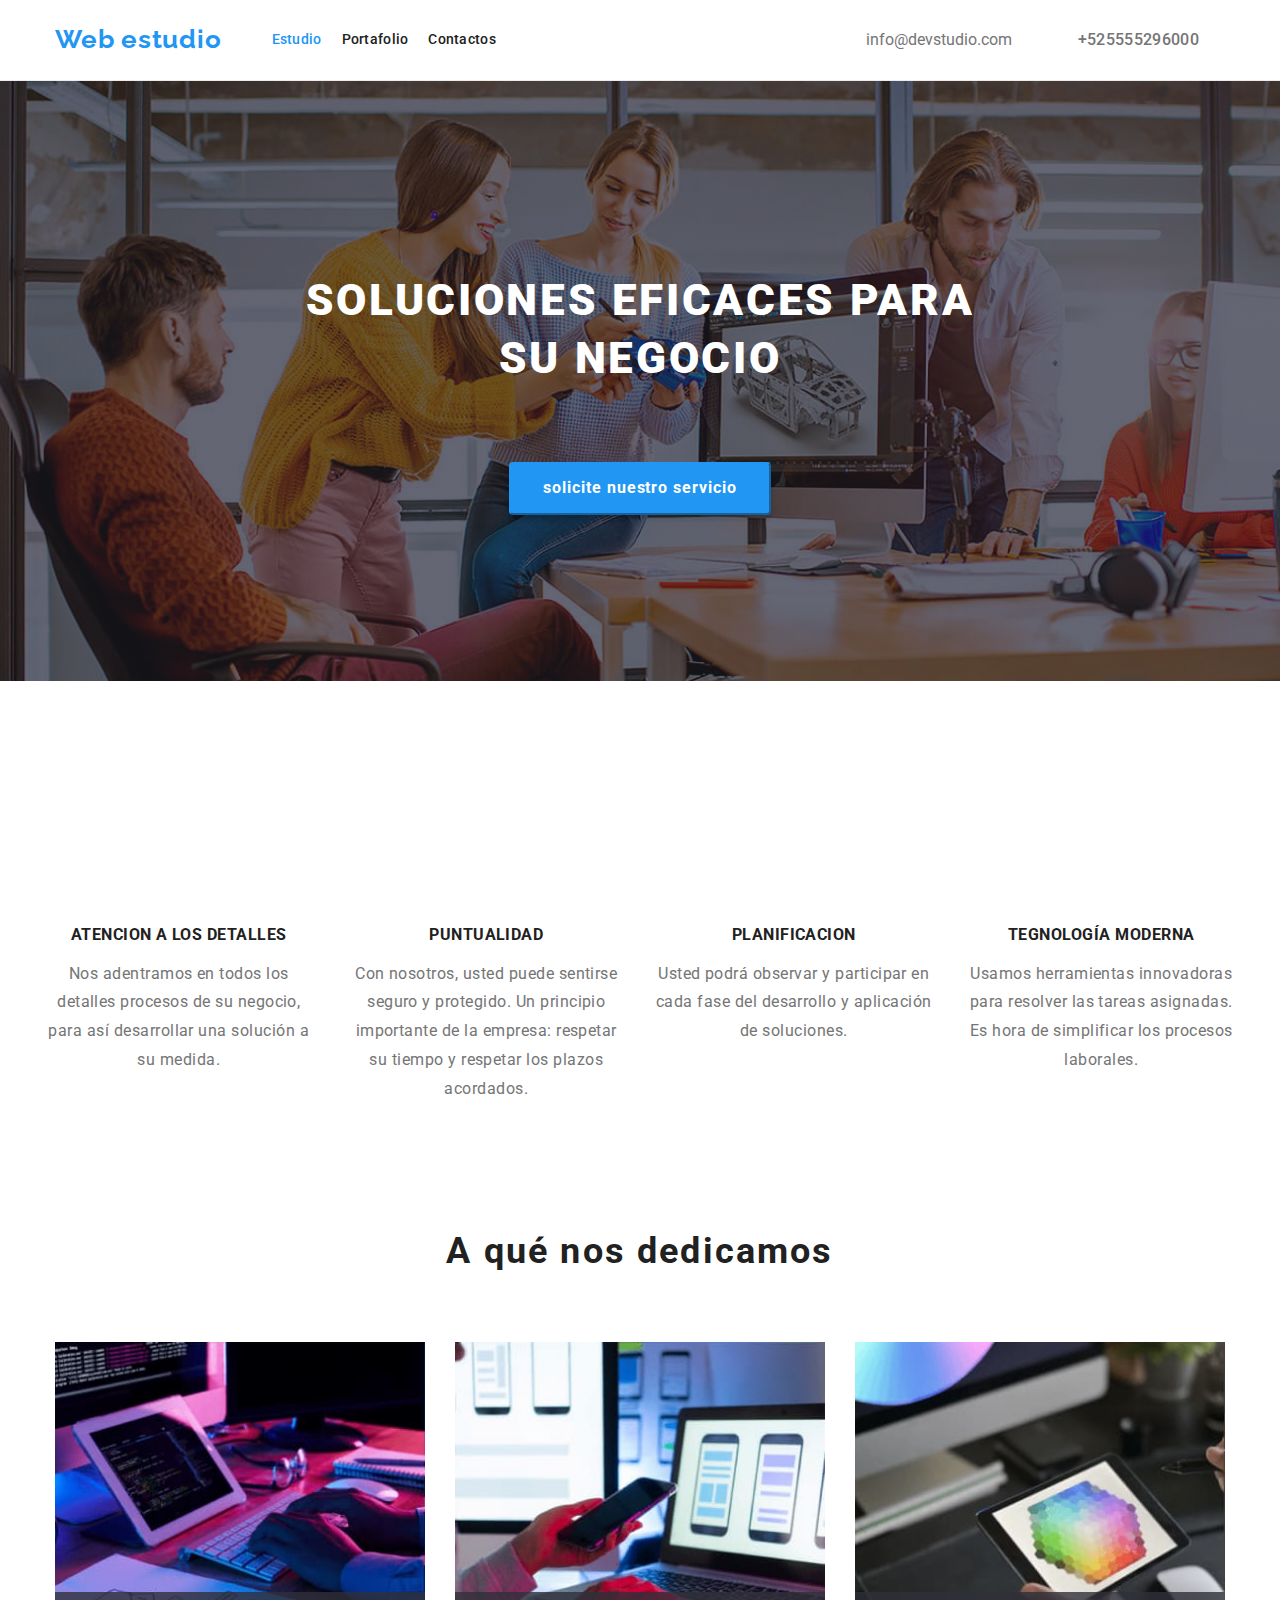
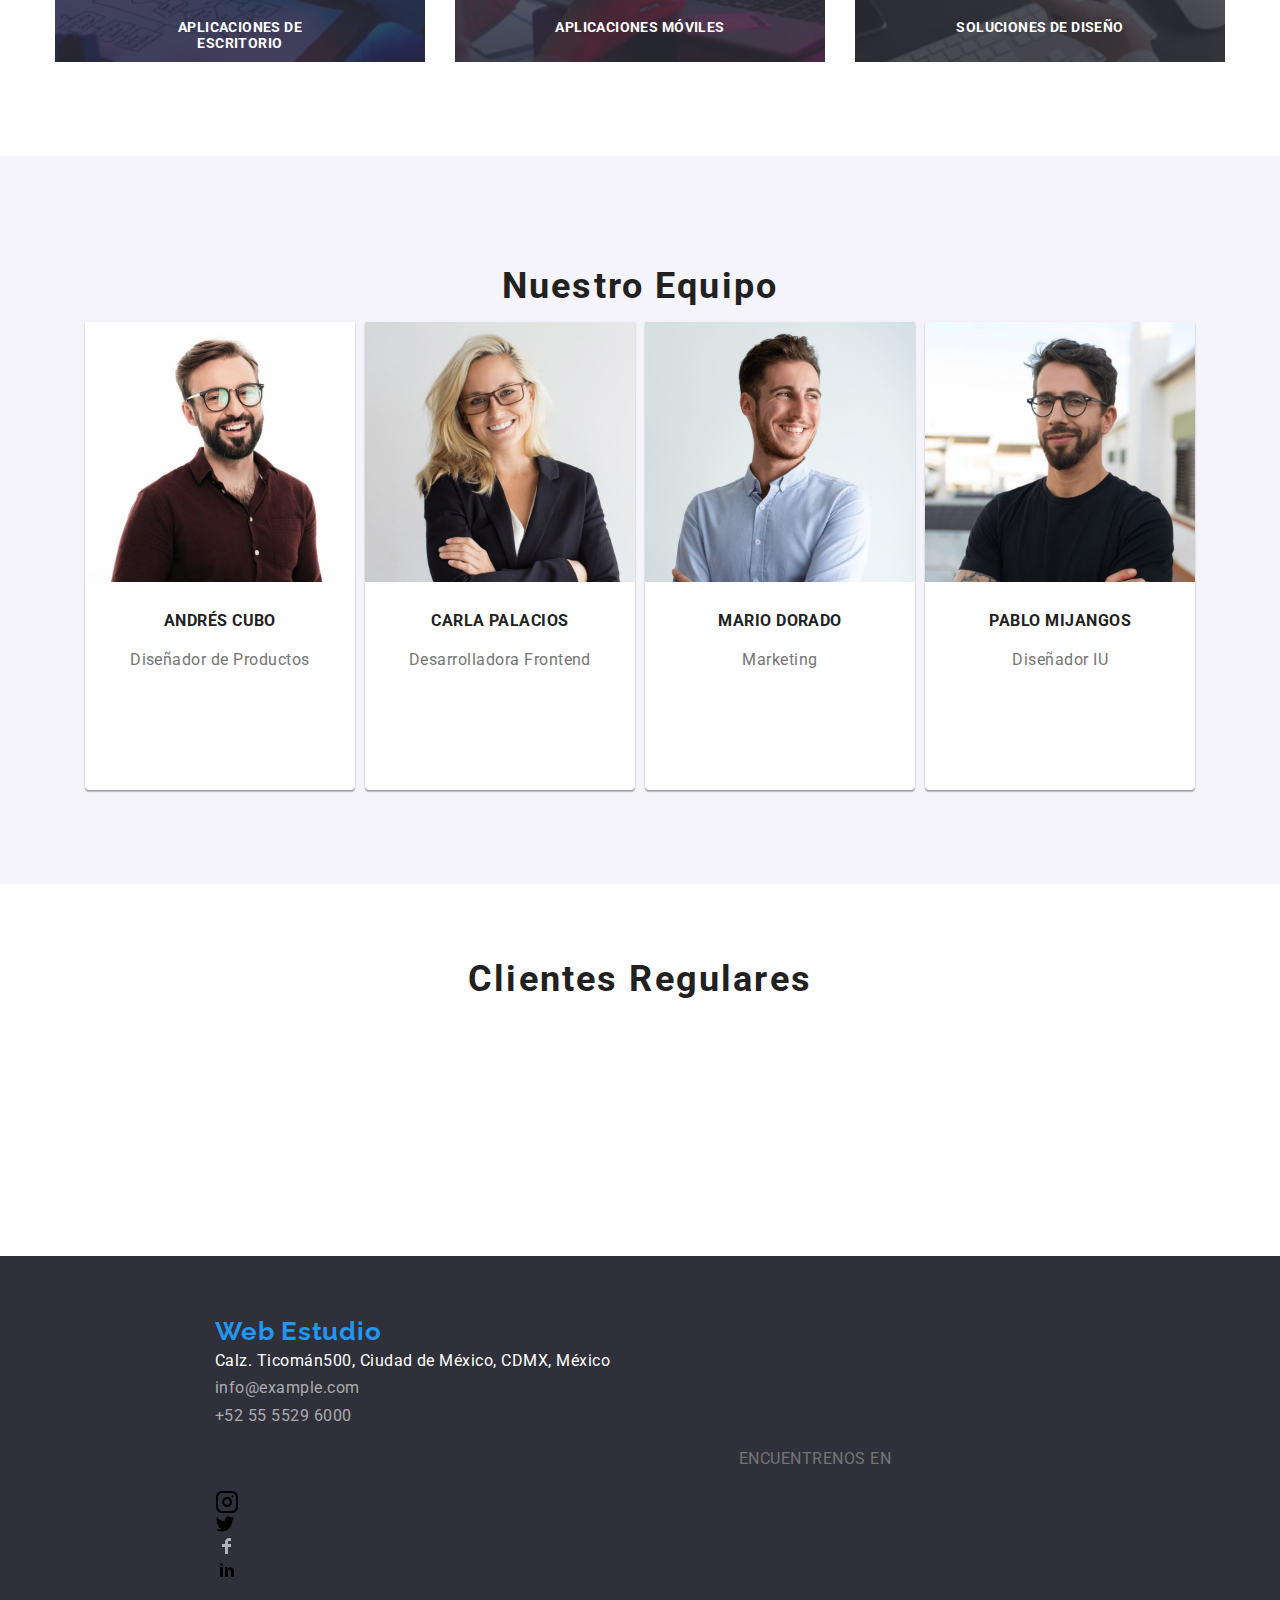
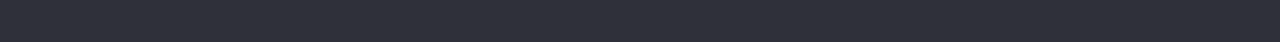
<file: index.html>
<head>
  <meta charset="UTF-8" />
  <meta http-equiv="X-UA-Compatible" content="IE=edge" />
  <meta name="viewport" content="width=<lL>, initial-scale=1.0" />
  <title>index</title>
  <link
    rel="stylesheet"
    href="https://cdnjs.cloudflare.com/ajax/libs/modern-normalize/1.0.0/modern-normalize.min.css"
  />
  <link rel="stylesheet" href="css/style.css" />
  <link
    href="https://fonts.googleapis.com/css2?family=Raleway:wght@700&amp;family=Roboto:wght@400;500;700;900&amp;display=swap"
    rel="stylesheet"
  />
</head>
<body>
  <div class="container-header">
    <header class="container header">
      <!--Linea superior  -->
      <div class="link-menu-header">
        <a class="title-web-studio" href="#">Web estudio</a>
        <nav class="menu">
          <ul class="link-menu-head">
            <li><a class="link-menu current" href="index.html">Estudio</a></li>
            <li>
              <a class="link-menu" href="portafolio.html">Portafolio</a>
            </li>
            <li><a class="link-menu" href="#">Contactos</a></li>
          </ul>
        </nav>
      </div>

      <ul class="link-menu-studio-head">
        <li class="link-menu-studio-head">
          <a class="link-menu-studio-head" href="mailto:info@devstudio.com"
            >info@devstudio.com
            <svg class="link-menu-studio-head-svg" width="16" height="12">
              <use href="./images/icons.svg#icon-email-black"></use>
            </svg>
          </a>
        </li>

        <li class="link-menu-studio-head">
          <a class="link-menu-studio" href="tel:+525555296000"
            >+525555296000
            <svg class="link-menu-studio-head-svg" width="16" height="12">
              <use href="./images/icons.svg#icon-phone-black"></use></svg
          ></a>
        </li>
      </ul>
    </header>
  </div>

  <main>
    <!--TÍTULO  -->
    <section class="box-solutions">
      <h1 class="title-solutions">SOLUCIONES EFICACES PARA SU NEGOCIO</h1>
      <button class="button-solutions" type="button">
        solicite nuestro servicio
      </button>
    </section>

    <!-- Group 1 -->
    <section class="container container-paragraph">
      <ul class="paragrah-label">
        <li class="paragraph">
          <svg class="paragraph-svg" width="270" height="120">
            <use href="./images/icons.svg#icon-antenna"></use>
          </svg>
          <h3>ATENCION A LOS DETALLES</h3>
          <p>
            Nos adentramos en todos los detalles procesos de su negocio, para
            así desarrollar una solución a su medida.
          </p>
        </li>

        <li class="paragraph">
          <svg class="paragraph-svg" width="270" height="120">
            <use href="./images/icons.svg#icon-clock"></use>
          </svg>
          <h3>PUNTUALIDAD</h3>
          <p>
            Con nosotros, usted puede sentirse seguro y protegido. Un principio
            importante de la empresa: respetar su tiempo y respetar los plazos
            acordados.
          </p>
        </li>

        <li class="paragraph">
          <svg class="paragraph-svg" width="270" height="120">
            <use href="./images/icons.svg#icon-checkbox"></use>
          </svg>
          <h3>PLANIFICACION</h3>
          <p>
            Usted podrá observar y participar en cada fase del desarrollo y
            aplicación de soluciones.
          </p>
        </li>
        <li class="paragraph">
          <svg class="paragraph-svg" width="270" height="120">
            <use href="./images/icons.svg#icon-astronaut"></use>
          </svg>
          <h3>TEGNOLOGÍA MODERNA</h3>
          <p>
            Usamos herramientas innovadoras para resolver las tareas asignadas.
            Es hora de simplificar los procesos laborales.
          </p>
        </li>
      </ul>
    </section>

    <!--A QUE NOS DEDICAMOS  -->
    <section class="container what-are-we-dedicated">
      <h2 class="title-h2">A qué nos dedicamos</h2>
      <ul class="what-are-we-dedicated-images">
        <div class="footer-picture">
          <img
            src="./images/images1.jpg"
            alt="tablet,pantalla y teclado"
            width="370"
          />
          <p>APLICACIONES DE ESCRITORIO</p>
        </div>

        <div class="footer-picture">
          <img src="./images/images2.jpg" alt="portatil-celular" width="370" />
          <p>APLICACIONES MÓVILES</p>
        </div>

        <div class="footer-picture">
          <img src="./images/images3.jpg" alt="tablet" width="370" />
          <p>SOLUCIONES DE DISEÑO</p>
        </div>
      </ul>
    </section>

    <!-- NUESTRO EQUIPO. -->
    <section class="our-team">
      <div class="container">
        <h2 class="title-h2">Nuestro Equipo</h2>
        <ul>
          <li class="our-team-image">
            <img src="./images/images4.jpg" alt="Andres cubo" width="270" />
            <h3>Andrés Cubo</h3>
            <p class="our-team-p">Diseñador de Productos</p>
            <svg class="svg-our-team" width="24" height="24">
              <use href="./images/icons.svg#icon-instagram"></use>
            </svg>
            <svg class="svg-our-team" width="20" height="20">
              <use href="./images/icons.svg#icon-twitter"></use>
            </svg>
            <svg class="svg-our-team" width="24" height="24">
              <use href="./images/icons.svg#icon-facebook"></use>
            </svg>
            <svg class="svg-our-team" width="24" height="24">
              <use href="./images/icons.svg#icon-linkedin"></use>
            </svg>
          </li>

          <li class="our-team-image">
            <img src="./images/images5.jpg" alt="Carla palacios" width="270" />
            <h3>Carla Palacios</h3>
            <p class="our-team-p">Desarrolladora Frontend</p>
            <svg class="svg-our-team" width="24" height="24">
              <use href="./images/icons.svg#icon-instagram"></use>
            </svg>
            <svg class="svg-our-team" width="20" height="20">
              <use href="./images/icons.svg#icon-twitter"></use>
            </svg>
            <svg class="svg-our-team" width="24" height="24">
              <use href="./images/icons.svg#icon-facebook"></use>
            </svg>
            <svg class="svg-our-team" width="24" height="24">
              <use href="./images/icons.svg#icon-linkedin"></use>
            </svg>
          </li>

          <li class="our-team-image">
            <img src="./images/images6.jpg" alt="Mario Dorado" width="270" />
            <h3>Mario Dorado</h3>
            <p class="our-team-p">Marketing</p>
            <svg class="svg-our-team" width="24" height="24">
              <use href="./images/icons.svg#icon-instagram"></use>
            </svg>
            <svg class="svg-our-team" width="20" height="20">
              <use href="./images/icons.svg#icon-twitter"></use>
            </svg>
            <svg class="svg-our-team" width="24" height="24">
              <use href="./images/icons.svg#icon-facebook"></use>
            </svg>
            <svg class="svg-our-team" width="24" height="24">
              <use href="./images/icons.svg#icon-linkedin"></use>
            </svg>
          </li>

          <li class="our-team-image">
            <img src="./images/images7.jpg" alt="Pablo Mijangos" width="270" />
            <h3>Pablo Mijangos</h3>
            <p class="our-team-p">Diseñador IU</p>
            <svg class="svg-our-team" width="24" height="24">
              <use href="./images/icons.svg#icon-instagram"></use>
            </svg>
            <svg class="svg-our-team" width="20" height="20">
              <use href="./images/icons.svg#icon-twitter"></use>
            </svg>
            <svg class="svg-our-team" width="24" height="24">
              <use href="./images/icons.svg#icon-facebook"></use>
            </svg>
            <svg class="svg-our-team" width="24" height="24">
              <use href="./images/icons.svg#icon-linkedin"></use>
            </svg>
          </li>
        </ul>
      </div>
    </section>
    <section class="Regular-customers">
      <div class="container-Regular-customers">
        <h2 class="title-h2">Clientes Regulares</h2>
        <div class="Regular-customers-icons">
          <svg
            class="Regular-customers-icons"
            xmlns="http://www.w3.org/2000/svg"
            width="29"
            height="32"
          >
            <use href="./images/icons.svg#icon-Client-1"></use>
          </svg>
          <svg
            class="Regular-customers-icons"
            xmlns="http://www.w3.org/2000/svg"
            width="26"
            height="32"
          >
            <use href="./images/icons.svg#icon-Client-2"></use>
          </svg>
          <svg
            class="Regular-customers-icons"
            xmlns="http://www.w3.org/2000/svg"
            width="34"
            height="32"
          >
            <use href="./images/icons.svg#icon-Client-3"></use>
          </svg>
          <svg
            class="Regular-customers-icons"
            xmlns="http://www.w3.org/2000/svg"
            width="65"
            height="32"
          >
            <use href="./images/icons.svg#icon-Client-4"></use>
          </svg>
          <svg
            class="Regular-customers-icons"
            xmlns="http://www.w3.org/2000/svg"
            width="43"
            height="32"
          >
            <use href="./images/icons.svg#icon-Client-5"></use>
          </svg>
          <svg
            class="Regular-customers-icons"
            xmlns="http://www.w3.org/2000/svg"
            width="67"
            height="32"
          >
            <use href="./images/icons.svg#icon-Client-6"></use>
          </svg>
        </div>
      </div>
    </section>
  </main>

  <footer class="footer">
    <div class="container-footer">
      <a class="title-web-studio" href="#">Web Estudio</a>
      <address>
        <ul>
          <li>
            <a
              class="address"
              href="https://goo.gl/maps/VxaErWQ52jERczwh9"
              rel="noopener noreferrer"
              target="_blank"
              >Calz. Ticomán500, Ciudad de México, CDMX, México</a
            >
          </li>
          <li>
            <a class="contact-information" href="mailto:info@example.com"
              >info@example.com</a
            >
          </li>
          <li>
            <a class="contact-information" href="tel:+525555296000"
              >+52 55 5529 6000</a
            >
          </li>
        </ul>
        <ul>
          <li>
            <p class="found-at">ENCUENTRENOS EN</p>
            <svg
              class="found-at"
              xmlns="http://www.w3.org/2000/svg"
              width="24"
              height="24"
            >
              <path
                d="M7 1c-1.657 0-3.158.673-4.243 1.757S1 5.343 1 7v10c0 1.657.673 3.158 1.757 4.243S5.343 23 7 23h10c1.657 0 3.158-.673 4.243-1.757S23 18.657 23 17V7c0-1.657-.673-3.158-1.757-4.243S18.657 1 17 1zm0 2h10c1.105 0 2.103.447 2.828 1.172S21 5.895 21 7v10c0 1.105-.447 2.103-1.172 2.828S18.105 21 17 21H7c-1.105 0-2.103-.447-2.828-1.172S3 18.105 3 17V7c0-1.105.447-2.103 1.172-2.828S5.895 3 7 3zm9.989 8.223a5.054 5.054 0 0 0-1.194-2.567 4.962 4.962 0 0 0-3.009-1.644 4.904 4.904 0 0 0-1.477-.002c-1.366.202-2.521.941-3.282 1.967s-1.133 2.347-.93 3.712.941 2.521 1.967 3.282 2.347 1.133 3.712.93 2.521-.941 3.282-1.967 1.133-2.347.93-3.712zm-1.978.294c.122.82-.1 1.609-.558 2.227s-1.15 1.059-1.969 1.18-1.609-.1-2.227-.558-1.059-1.15-1.18-1.969.1-1.609.558-2.227 1.15-1.059 1.969-1.18a2.976 2.976 0 0 1 2.688.984c.375.428.63.963.72 1.543zM17.5 7.5a1 1 0 1 0 0-2 1 1 0 0 0 0 2z"
              ></path>
            </svg>
            <svg
              class="found-at"
              xmlns="http://www.w3.org/2000/svg"
              width="20"
              height="20"
            >
              <path
                d="M17.316 6.246c.008.162.011.326.011.488 0 4.99-3.797 10.742-10.74 10.742-2.133 0-4.116-.625-5.787-1.697a7.577 7.577 0 0 0 5.588-1.562 3.779 3.779 0 0 1-3.526-2.621 3.858 3.858 0 0 0 1.705-.065 3.779 3.779 0 0 1-3.028-3.703v-.047a3.766 3.766 0 0 0 1.71.473 3.775 3.775 0 0 1-1.168-5.041 10.716 10.716 0 0 0 7.781 3.945 3.813 3.813 0 0 1-.097-.861 3.773 3.773 0 0 1 3.774-3.773 3.77 3.77 0 0 1 2.756 1.191 7.602 7.602 0 0 0 2.397-.916 3.789 3.789 0 0 1-1.66 2.088 7.55 7.55 0 0 0 2.168-.594 7.623 7.623 0 0 1-1.884 1.953z"
              ></path>
            </svg>
            <svg
              class="found-at-icon"
              xmlns="http://www.w3.org/2000/svg"
              width="24"
              height="24"
            >
              <path
                d="M13 10h3v3h-3v7h-3v-7H7v-3h3V8.745c0-1.189.374-2.691 1.118-3.512C11.862 4.41 12.791 4 13.904 4H16v3h-2.1c-.498 0-.9.402-.9.899V10z"
              ></path>
            </svg>
            <svg
              class="found-at"
              xmlns="http://www.w3.org/2000/svg"
              width="24"
              height="24"
            >
              <path
                d="M8 19H5V9h3v10zm11 0h-3v-5.342c0-1.392-.496-2.085-1.479-2.085-.779 0-1.273.388-1.521 1.165V19h-3s.04-9 0-10h2.368l.183 2h.062c.615-1 1.598-1.678 2.946-1.678 1.025 0 1.854.285 2.487 1.001.637.717.954 1.679.954 3.03V19zM8.05 6.5c0 .828-.694 1.5-1.55 1.5s-1.55-.672-1.55-1.5S5.644 5 6.5 5s1.55.672 1.55 1.5z"
              ></path>
            </svg>
          </li>
        </ul>
      </address>
    </div>
  </footer>
</body>
</file>
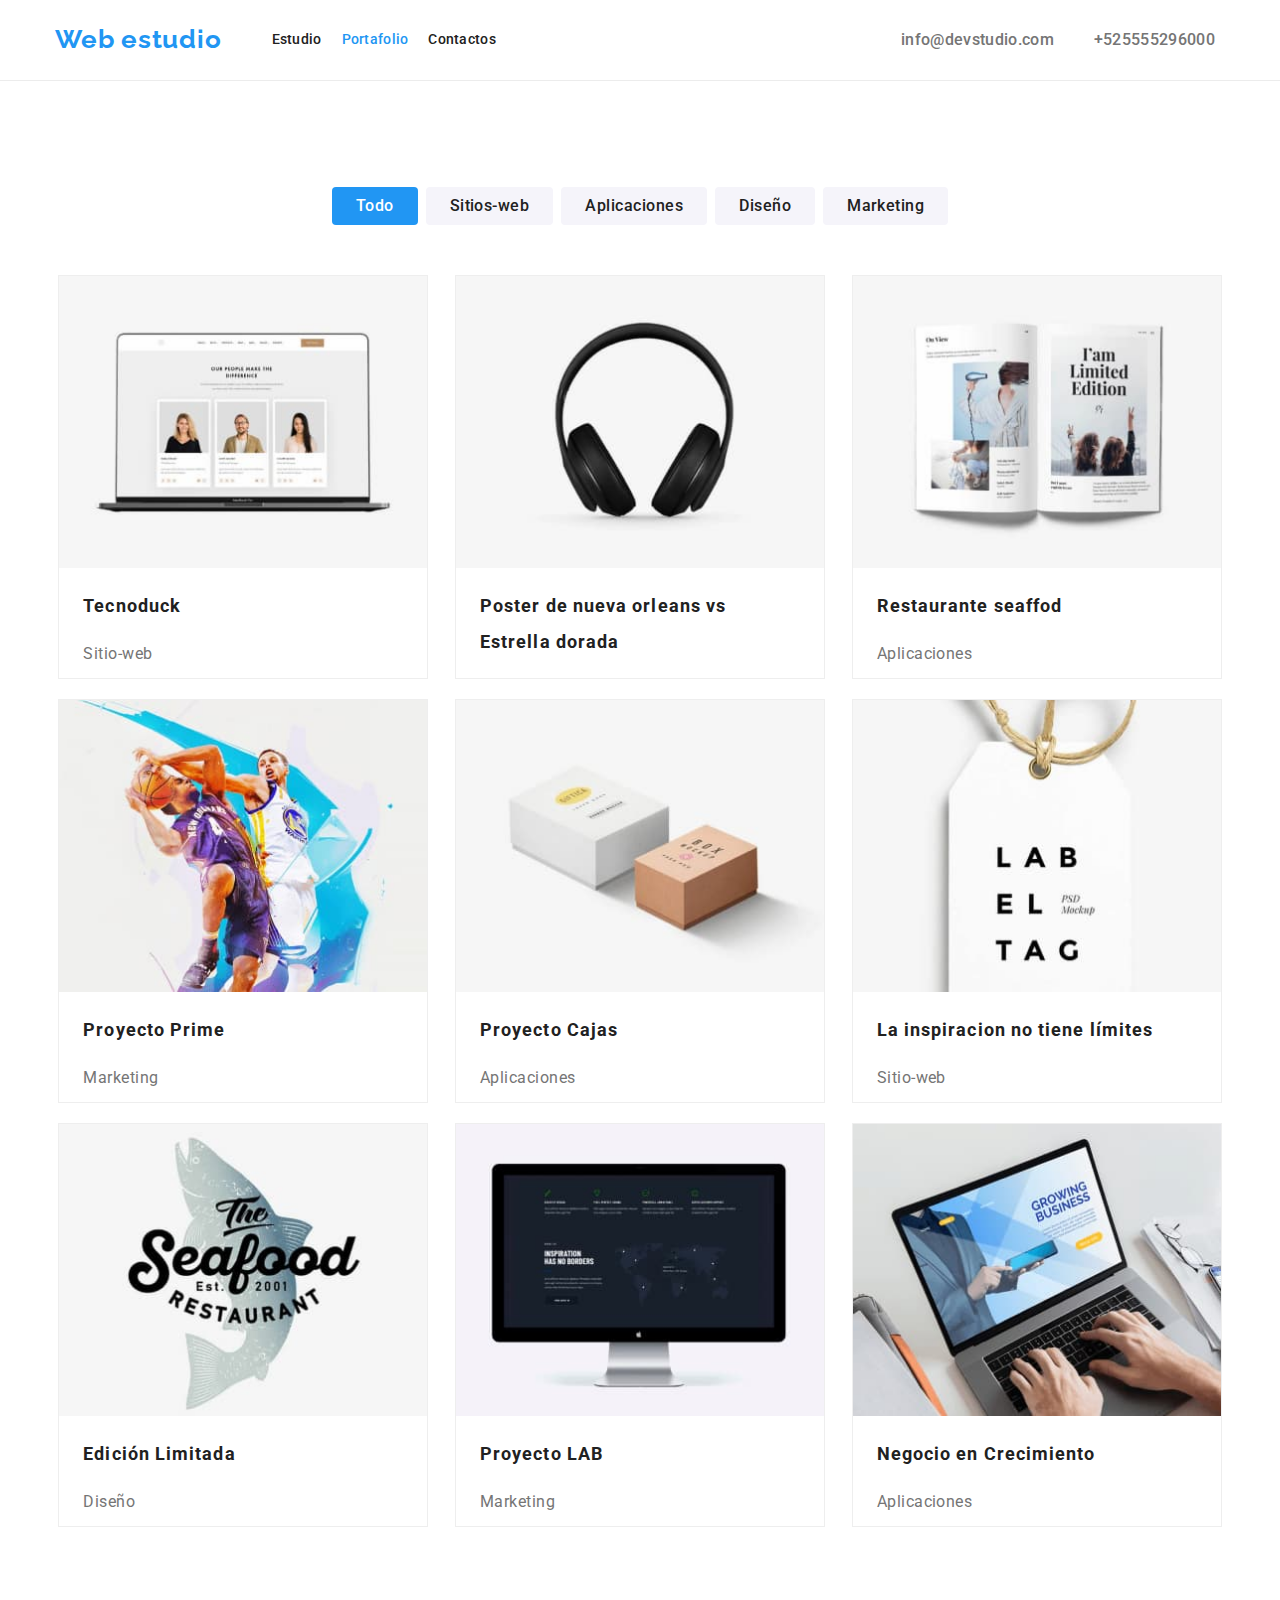
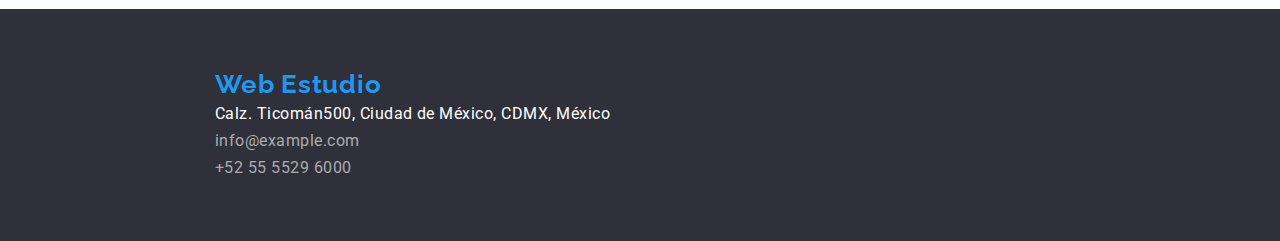
<file: portafolio.html>
<!DOCTYPE html>
<html lang="en">
  <head>
    <meta charset="UTF-8" />
    <meta http-equiv="X-UA-Compatible" content="IE=edge" />
    <meta name="viewport" content="width=device-width, initial-scale=1.0" />
    <title>Portafolio</title>
    <link
      rel="stylesheet"
      href="https://cdnjs.cloudflare.com/ajax/libs/modern-normalize/1.0.0/modern-normalize.min.css"
    />
    <link rel="stylesheet" href="css/style.css" />
    <link
      href="https://fonts.googleapis.com/css2?family=Raleway:wght@700&family=Roboto:wght@400;500;700;900&display=swap"
      rel="stylesheet"
    />
  </head>
  <body>
    <div class="container-header">
    <header class="container header">
      <!--Linea superior  -->
      <div class="link-menu-header">
        <a class="title-web-studio" href="#">Web estudio</a>
        <nav class="menu">
          <ul class="link-menu-head">
            <li><a class="link-menu" href="./index.html">Estudio</a></li>
            <li>
              <a class="link-menu current" href="./portafolio.html"
                >Portafolio</a
              >
            </li>
            <li><a class="link-menu" href="#">Contactos</a></li>
          </ul>
        </nav>
      </div>

      <ul class="link-menu-studio-head">
        <li>
          <a class="link-menu-studio" href="mailto:info@devstudio.com"
            >info@devstudio.com</a
          >
        </li>
        <li>
          <a class="link-menu-studio" href="tel:+525555296000">+525555296000</a>
        </li>
      </ul>
    </header>
    </div>

    <main>
      <section >
        <div class="container">
        <h1 hidden>Mi portfolio</h1>
        <ul class="button-my-potfolio">
          <li>
            <button class="button-portfolio current" type="button">Todo</button>
          </li>
          <li>
            <button class="button-portfolio" type="button">Sitios-web</button>
          </li>
          <li>
            <button class="button-portfolio" type="button">Aplicaciones</button>
          </li>
          <li>
            <button class="button-portfolio" type="button">Diseño</button>
          </li>
          <li>
            <button class="button-portfolio" type="button">Marketing</button>
          </li>
        </ul>
        <ul class="container-portfolio">
          <li class="portfolio-elements">
            <img class="img-portfolio"
              src="./images/images8.jpg"
              alt="portatil"
              width="370"
              height="294"
            />
            <div class="portfolio-elements-paragrah">
            <h2>Tecnoduck</h2>
            <p>Sitio-web</p>
            </div>
          </li>
          <li class="portfolio-elements">
            <img  class="img-portfolio"
              src="./images/images9.jpg"
              alt="baloncesto"
              width="370"
              height="294"
            />
            <div class="portfolio-elements-paragrah">
            <h2>Poster de nueva orleans vs Estrella dorada</h2>
              </div>
          </li>

          <li class="portfolio-elements">
            <img class="img-portfolio"
              src="./images/images10.jpg"
              alt="logo-the-sea-food-restaurant"
              width="370"
              height="294" 
            />
          <div class="portfolio-elements-paragrah">
            <h2>Restaurante seaffod</h2>
            <p>Aplicaciones</p>
            </div>
          </li>
          <li class="portfolio-elements">
            <img class="img-portfolio"
              src="./images/images11.jpg"
              alt="audifonos"
              width="370"
              height="294"
            />
            <div class="portfolio-elements-paragrah">
            <h2>Proyecto Prime</h2>
            <p>Marketing</p>
            </div>
          </li>
          <li class="portfolio-elements">
            <div ></div>
            <img class="img-portfolio"
              src="./images/images12.jpg"
              alt="cajas"
              width="370"
              height="294"
            />
            <div class="portfolio-elements-paragrah">
            <h2>Proyecto Cajas</h2>
            <p>Aplicaciones</p>
            </div>
          </li>
          <li class="portfolio-elements">
            <img class="img-portfolio"
              src="./images/images13.jpg"
              alt="Monitor"
              width="370"
              height="294"
            />
            <div class="portfolio-elements-paragrah">
            <h2>La inspiracion no tiene límites</h2>
            <p>Sitio-web</p>
            </div>
          </li>
          <li class="portfolio-elements">
            <img class="img-portfolio"
              src="./images/images14.jpg"
              alt="libro"
              width="370"
              height="294"
            />
            <div class="portfolio-elements-paragrah">
            <h2>Edición Limitada</h2>
            <p>Diseño</p>
            </div>
          </li>
          <li class="portfolio-elements">
            <img class="img-portfolio"
              src="./images/Images15.jpg"
              alt="etiqueta"
              width="370"
              height="294"
            />
            <div class="portfolio-elements-paragrah">
            <h2>Proyecto LAB</h2>
            <p>Marketing</p>
            </div>
          </li>
          <li class="portfolio-elements">
            <img class="img-portfolio"
              src="./images/images16.jpg"
              alt="Escribiendo-en-portatil"
              width="370"
              height="294"
            />
            <div class="portfolio-elements-paragrah">
            <h2>Negocio en Crecimiento</h2>
            <p>Aplicaciones</p>
            </div>
          </li>
        </ul>
      </section>
      </div>
    </main>

    <footer class="footer">
      <div class="container-footer">
      <a class="title-web-studio" href="#">Web Estudio</a>
      <address>
        <ul>
          <li>
            <a
              class="address"
              href="https://goo.gl/maps/VxaErWQ52jERczwh9"
              rel="noopener noreferrer"
              target="_blank"
              >Calz. Ticomán500, Ciudad de México, CDMX, México</a
            >
          </li>
          <li>
            <a class="contact-information" href="mailto:info@example.com"
              >info@example.com</a
            >
          </li>
          <li>
            <a class="contact-information" href="tel:+525555296000"
              >+52 55 5529 6000</a
            >
          </li>
        </ul>
        </div>
      </address>
    </footer>
  </body>
</html>
</file>
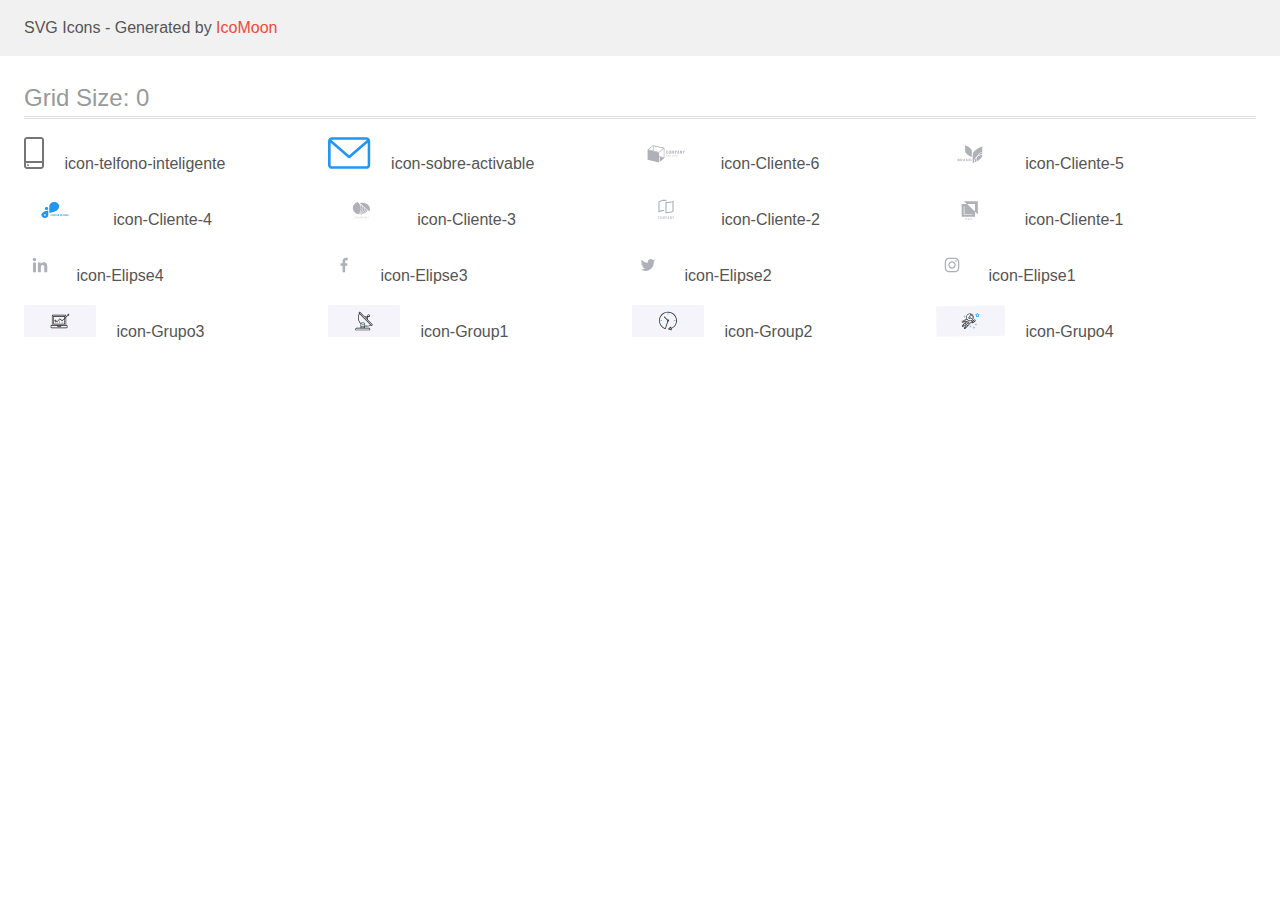
<file: images/icomoon/demo.html>
<!doctype html>
<html>
<head>
    <title>IcoMoon - SVG Icons</title>
    <meta charset="utf-8">
    <meta name="viewport" content="width=device-width, initial-scale=1">
    <link rel="stylesheet" href="demo-files/demo.css">
    <link rel="stylesheet" href="style.css">
</head>
<body>
<svg aria-hidden="true" style="position: absolute; width: 0; height: 0; overflow: hidden;" version="1.1" xmlns="http://www.w3.org/2000/svg" xmlns:xlink="http://www.w3.org/1999/xlink">
<defs>
<symbol id="icon-telfono-inteligente" viewBox="0 0 20 32">
<path fill="#757575" style="fill: var(--color1, #757575)" d="M17 0h-14c-1.654 0-3 1.346-3 3v26c0 1.654 1.346 3 3 3h14c1.654 0 3-1.346 3-3v-26c0-1.654-1.346-3-3-3zM3 2h14c0.552 0 1 0.448 1 1v21h-16v-21c0-0.552 0.448-1 1-1zM17 30h-14c-0.552 0-1-0.448-1-1v-3h16v3c0 0.552-0.448 1-1 1z"></path>
<path fill="#757575" style="fill: var(--color1, #757575)" d="M4.707 27.478c0.391 0.365 0.391 0.956 0 1.321s-1.024 0.365-1.414 0c-0.391-0.365-0.391-0.956 0-1.321s1.024-0.365 1.414 0z"></path>
</symbol>
<symbol id="icon-sobre-activable" viewBox="0 0 43 32">
<path fill="#2196f3" style="fill: var(--color2, #2196f3)" d="M38.667 0h-34.667c-2.206 0-4 1.794-4 4v24c0 2.206 1.794 4 4 4h34.667c2.206 0 4-1.794 4-4v-24c0-2.206-1.794-4-4-4zM38.667 2.667c0.181 0 0.353 0.038 0.511 0.103l-17.844 15.466-17.844-15.466c0.158-0.066 0.33-0.103 0.511-0.103h34.667zM38.667 29.333h-34.667c-0.736 0-1.333-0.598-1.333-1.333v-22.413l17.793 15.421c0.251 0.217 0.563 0.326 0.874 0.326s0.622-0.108 0.874-0.326l17.793-15.421v22.413c0 0.736-0.598 1.333-1.333 1.333z"></path>
</symbol>
<symbol id="icon-Cliente-6" viewBox="0 0 68 32">
<path fill="#afb1b8" style="fill: var(--color3, #afb1b8)" d="M34.141 16.393c-0.175-0.233-0.259-0.508-0.239-0.786v-1.139c0-0.349 0.079-0.615 0.238-0.796s0.43-0.272 0.816-0.271c0.362 0 0.62 0.077 0.772 0.232 0.166 0.197 0.247 0.438 0.228 0.681v0.268h-0.648v-0.271c0.002-0.089-0.004-0.178-0.019-0.265-0.009-0.060-0.042-0.116-0.093-0.158-0.067-0.045-0.15-0.067-0.235-0.061-0.089-0.006-0.177 0.017-0.247 0.065-0.056 0.046-0.094 0.107-0.107 0.174-0.019 0.093-0.027 0.187-0.026 0.282v1.382c-0.010 0.133 0.018 0.267 0.083 0.388 0.032 0.041 0.077 0.074 0.129 0.094s0.11 0.028 0.167 0.022c0.083 0.006 0.165-0.017 0.23-0.063 0.053-0.045 0.087-0.104 0.097-0.168 0.015-0.092 0.022-0.184 0.020-0.277v-0.28h0.648v0.256c0.018 0.253-0.061 0.505-0.224 0.716-0.149 0.169-0.403 0.254-0.776 0.254s-0.655-0.090-0.815-0.278z"></path>
<path fill="#afb1b8" style="fill: var(--color3, #afb1b8)" d="M36.84 16.405c-0.164-0.177-0.246-0.436-0.246-0.777v-1.198c0-0.338 0.082-0.594 0.246-0.768s0.438-0.26 0.821-0.26c0.381 0 0.654 0.087 0.817 0.26s0.247 0.43 0.247 0.768v1.198c0 0.338-0.083 0.598-0.25 0.776s-0.438 0.268-0.815 0.268-0.656-0.090-0.821-0.267zM37.964 16.117c0.059-0.111 0.085-0.233 0.078-0.355v-1.467c0.008-0.12-0.019-0.239-0.076-0.348-0.033-0.042-0.079-0.075-0.132-0.096s-0.113-0.028-0.171-0.020c-0.058-0.007-0.118 0-0.171 0.021s-0.1 0.053-0.133 0.095c-0.059 0.108-0.086 0.228-0.078 0.348v1.474c-0.008 0.122 0.019 0.244 0.078 0.355 0.038 0.037 0.084 0.067 0.137 0.088s0.109 0.031 0.167 0.031c0.057 0 0.114-0.011 0.167-0.031s0.099-0.050 0.137-0.088v-0.007z"></path>
<path fill="#afb1b8" style="fill: var(--color3, #afb1b8)" d="M39.506 13.436h0.698l0.525 2.211 0.537-2.211h0.679l0.068 3.191h-0.502l-0.054-2.218-0.518 2.218h-0.403l-0.536-2.226-0.050 2.226h-0.507l0.063-3.191z"></path>
<path fill="#afb1b8" style="fill: var(--color3, #afb1b8)" d="M42.795 13.436h1.087c0.626 0 0.939 0.302 0.939 0.906 0 0.579-0.33 0.867-0.989 0.867h-0.371v1.418h-0.671l0.004-3.191zM43.724 14.8c0.066 0.007 0.134 0.002 0.198-0.015s0.122-0.047 0.171-0.085c0.077-0.108 0.111-0.234 0.097-0.36 0.004-0.097-0.008-0.195-0.032-0.29-0.009-0.032-0.026-0.062-0.049-0.088s-0.052-0.048-0.085-0.064c-0.093-0.039-0.196-0.056-0.299-0.051h-0.26v0.954h0.26z"></path>
<path fill="#afb1b8" style="fill: var(--color3, #afb1b8)" d="M45.789 13.436h0.721l0.739 3.191h-0.625l-0.146-0.736h-0.643l-0.151 0.736h-0.635l0.74-3.191zM46.406 15.522l-0.251-1.339-0.251 1.339h0.502z"></path>
<path fill="#afb1b8" style="fill: var(--color3, #afb1b8)" d="M47.847 13.436h0.47l0.899 1.82v-1.82h0.557v3.191h-0.447l-0.905-1.9v1.9h-0.576l0.001-3.191z"></path>
<path fill="#afb1b8" style="fill: var(--color3, #afb1b8)" d="M51.077 15.41l-0.747-1.97h0.629l0.456 1.265 0.428-1.265h0.616l-0.738 1.97v1.217h-0.644v-1.217z"></path>
<path fill="#afb1b8" style="fill: var(--color3, #afb1b8)" d="M35.177 18.022v0.167h-0.548v1.297h-0.23v-1.297h-0.55v-0.167h1.327z"></path>
<path fill="#afb1b8" style="fill: var(--color3, #afb1b8)" d="M36.894 19.486h-0.177c-0.018 0.001-0.036-0.004-0.050-0.014-0.013-0.009-0.024-0.020-0.029-0.034l-0.158-0.348h-0.76l-0.158 0.348c-0.005 0.015-0.013 0.028-0.024 0.039-0.014 0.010-0.032 0.015-0.050 0.014h-0.177l0.671-1.463h0.234l0.679 1.458zM35.783 18.942h0.633l-0.268-0.596c-0.020-0.045-0.036-0.091-0.050-0.138-0.009 0.028-0.017 0.054-0.026 0.078l-0.024 0.061-0.266 0.594z"></path>
<path fill="#afb1b8" style="fill: var(--color3, #afb1b8)" d="M38.051 19.342c0.042 0.002 0.084 0.002 0.126 0 0.036-0.003 0.072-0.009 0.107-0.017 0.033-0.007 0.065-0.016 0.097-0.027 0.029-0.010 0.059-0.023 0.090-0.036v-0.329h-0.268c-0.007 0-0.013-0.001-0.020-0.003s-0.012-0.005-0.017-0.009c-0.004-0.003-0.008-0.007-0.010-0.012s-0.003-0.010-0.003-0.015v-0.112h0.521v0.561c-0.042 0.026-0.087 0.049-0.134 0.070-0.048 0.020-0.098 0.037-0.149 0.050-0.055 0.014-0.111 0.024-0.168 0.030-0.065 0.006-0.13 0.009-0.196 0.009-0.116 0.001-0.231-0.018-0.338-0.054-0.1-0.035-0.192-0.087-0.268-0.153-0.075-0.067-0.134-0.145-0.173-0.232-0.042-0.097-0.063-0.2-0.062-0.304-0.001-0.104 0.019-0.208 0.060-0.306 0.039-0.087 0.098-0.166 0.173-0.232 0.077-0.066 0.168-0.117 0.268-0.152 0.115-0.037 0.237-0.056 0.36-0.054 0.062-0 0.125 0.004 0.187 0.013 0.055 0.008 0.108 0.020 0.16 0.037 0.047 0.015 0.092 0.035 0.134 0.058 0.041 0.023 0.080 0.048 0.117 0.076l-0.064 0.090c-0.005 0.008-0.013 0.015-0.022 0.020s-0.020 0.008-0.031 0.008c-0.015-0-0.029-0.004-0.042-0.012-0.020-0.009-0.042-0.021-0.066-0.035-0.029-0.015-0.059-0.029-0.090-0.039-0.040-0.014-0.081-0.025-0.123-0.032-0.056-0.009-0.113-0.013-0.17-0.013-0.089-0.001-0.176 0.013-0.259 0.041-0.075 0.026-0.142 0.065-0.197 0.116-0.056 0.053-0.098 0.115-0.125 0.182-0.060 0.159-0.060 0.329 0 0.488 0.029 0.069 0.075 0.132 0.134 0.184 0.055 0.050 0.122 0.090 0.196 0.116 0.085 0.025 0.176 0.035 0.266 0.029z"></path>
<path fill="#afb1b8" style="fill: var(--color3, #afb1b8)" d="M40.19 19.319h0.733v0.167h-0.957v-1.463h0.23l-0.006 1.297z"></path>
<path fill="#afb1b8" style="fill: var(--color3, #afb1b8)" d="M41.685 19.486h-0.23v-1.463h0.23v1.463z"></path>
<path fill="#afb1b8" style="fill: var(--color3, #afb1b8)" d="M42.539 18.029c0.014 0.007 0.026 0.016 0.035 0.027l0.981 1.103c-0.001-0.017-0.001-0.035 0-0.052 0-0.016 0-0.032 0-0.047v-1.043h0.2v1.469h-0.115c-0.017 0.001-0.034-0.002-0.050-0.008-0.014-0.007-0.026-0.017-0.036-0.028l-0.98-1.102c0 0.017 0 0.034 0 0.050s0 0.031 0 0.045v1.043h-0.192v-1.464h0.119c0.013 0 0.026 0.002 0.038 0.007z"></path>
<path fill="#afb1b8" style="fill: var(--color3, #afb1b8)" d="M45.444 18.022v0.161h-0.813v0.483h0.659v0.155h-0.659v0.499h0.813v0.161h-1.049v-1.46h1.049z"></path>
<path fill="#afb1b8" style="fill: var(--color3, #afb1b8)" d="M21.395 8.985l10.191 2.498v8.754l-10.191-2.497v-8.755zM20.742 8.238v9.926l11.496 2.819v-9.925l-11.496-2.82z"></path>
<path fill="#afb1b8" style="fill: var(--color3, #afb1b8)" d="M26.903 25.592l-11.498-2.821v-9.925l11.498 2.82v9.926z"></path>
<path fill="#afb1b8" style="fill: var(--color3, #afb1b8)" d="M20.932 8.872l10.058 2.467-4.277 3.694-10.059-2.468 4.279-3.693zM20.742 8.238l-5.336 4.607 11.498 2.82 5.335-4.607-11.496-2.82z"></path>
<path fill="#afb1b8" style="fill: var(--color3, #afb1b8)" d="M27.55 25.033l4.688-4.048-4.688-1.151v5.199z"></path>
</symbol>
<symbol id="icon-Cliente-5" viewBox="0 0 69 32">
<path fill="#afb1b8" style="fill: var(--color3, #afb1b8)" d="M23.643 23.238c0.096 0.109 0.148 0.246 0.145 0.386 0.005 0.091-0.013 0.183-0.052 0.267s-0.098 0.16-0.173 0.22c-0.187 0.129-0.419 0.192-0.653 0.178h-1.147v-2.446h1.124c0.222-0.014 0.442 0.044 0.622 0.163 0.073 0.056 0.13 0.126 0.168 0.205s0.055 0.166 0.050 0.252c0.007 0.135-0.040 0.268-0.131 0.374-0.087 0.097-0.208 0.165-0.342 0.191 0.152 0.025 0.29 0.1 0.388 0.209zM22.297 22.869h0.48c0.109 0.007 0.218-0.021 0.305-0.081 0.036-0.030 0.064-0.067 0.082-0.108s0.025-0.086 0.021-0.131c0.003-0.044-0.004-0.089-0.022-0.13s-0.045-0.079-0.080-0.109c-0.090-0.061-0.202-0.091-0.314-0.082h-0.472v0.642zM23.13 23.807c0.039-0.031 0.069-0.069 0.089-0.112s0.028-0.090 0.025-0.136c0.003-0.047-0.006-0.094-0.026-0.138s-0.051-0.082-0.090-0.113c-0.094-0.064-0.209-0.095-0.326-0.088h-0.504v0.673h0.51c0.115 0.006 0.229-0.024 0.322-0.085z"></path>
<path fill="#afb1b8" style="fill: var(--color3, #afb1b8)" d="M25.94 24.29l-0.625-0.956h-0.235v0.956h-0.538v-2.446h1.018c0.257-0.016 0.51 0.058 0.709 0.208 0.142 0.133 0.228 0.308 0.242 0.493s-0.045 0.37-0.166 0.519c-0.126 0.132-0.297 0.22-0.485 0.249l0.666 0.977h-0.585zM25.080 23.001h0.44c0.305 0 0.458-0.123 0.458-0.37 0.003-0.050-0.005-0.101-0.025-0.148s-0.049-0.090-0.088-0.127c-0.096-0.073-0.221-0.109-0.346-0.099h-0.445l0.005 0.744z"></path>
<path fill="#afb1b8" style="fill: var(--color3, #afb1b8)" d="M28.879 23.798h-1.071l-0.189 0.492h-0.564l0.984-2.419h0.609l0.98 2.419h-0.564l-0.185-0.492zM28.735 23.427l-0.392-1.032-0.392 1.032h0.783z"></path>
<path fill="#afb1b8" style="fill: var(--color3, #afb1b8)" d="M32.558 24.29h-0.534l-1.197-1.663v1.663h-0.532v-2.446h0.532l1.197 1.673v-1.673h0.534v2.446z"></path>
<path fill="#afb1b8" style="fill: var(--color3, #afb1b8)" d="M35.604 23.704c-0.11 0.185-0.279 0.335-0.483 0.431-0.232 0.107-0.49 0.16-0.75 0.154h-0.95v-2.446h0.95c0.26-0.006 0.517 0.045 0.75 0.151 0.204 0.094 0.373 0.243 0.483 0.427 0.11 0.199 0.167 0.419 0.167 0.642s-0.057 0.443-0.167 0.642zM34.993 23.646c0.152-0.163 0.236-0.37 0.236-0.584s-0.084-0.421-0.236-0.584c-0.184-0.147-0.424-0.222-0.668-0.208h-0.371v1.583h0.371c0.244 0.014 0.484-0.061 0.668-0.208z"></path>
<path fill="#afb1b8" style="fill: var(--color3, #afb1b8)" d="M29.213 8.238c0 0 6.889 2.381 6.743 5.828v5.829c0 0-6.884-2.383-6.741-5.829l-0.003-5.828z"></path>
<path fill="#afb1b8" style="fill: var(--color3, #afb1b8)" d="M42.093 18.53c1.301-0.82 2.806-1.328 4.377-1.477v-1.825c-1.81 0.639-3.346 1.797-4.377 3.302z"></path>
<path fill="#afb1b8" style="fill: var(--color3, #afb1b8)" d="M41.312 19.080c1.065-1.963 2.911-3.479 5.159-4.234v-5.258c0 0-9.811 3.392-9.604 8.3v8.299c0 0 0.437-0.152 1.125-0.436 0-0.265 0-0.533 0.031-0.802 0.203-2.278 1.386-4.39 3.289-5.869z"></path>
<path fill="#afb1b8" style="fill: var(--color3, #afb1b8)" d="M40.379 22.163c0.051-0.576 0.166-1.145 0.343-1.699-1.185 1.278-1.902 2.864-2.051 4.535-0.014 0.158-0.022 0.315-0.026 0.478 0.557-0.245 1.206-0.551 1.887-0.911-0.174-0.79-0.225-1.599-0.153-2.403z"></path>
<path fill="#afb1b8" style="fill: var(--color3, #afb1b8)" d="M40.769 22.193c-0.065 0.727-0.025 1.459 0.122 2.176 2.681-1.469 5.692-3.738 5.576-6.48v-0.239c-1.915 0.196-3.707 0.963-5.1 2.182-0.326 0.756-0.527 1.551-0.598 2.361z"></path>
</symbol>
<symbol id="icon-Cliente-4" viewBox="0 0 69 32">
<path fill="#2196f3" style="fill: var(--color2, #2196f3)" d="M22.649 13.902h-0.001c-0.947 0-1.715 0.682-1.715 1.524v0.001c0 0.842 0.768 1.524 1.715 1.524h0.001c0.947 0 1.715-0.683 1.715-1.524v-0.001c0-0.842-0.768-1.524-1.715-1.524z"></path>
<path fill="#2196f3" style="fill: var(--color2, #2196f3)" d="M35.31 13.415c-0.003-1.169-0.526-2.29-1.457-3.117s-2.191-1.293-3.507-1.295v0c-1.316 0.002-2.578 0.468-3.509 1.295s-1.455 1.948-1.458 3.118v6.449c0 0 9.929-0.983 9.93-6.448v-0.001z"></path>
<path fill="#2196f3" style="fill: var(--color2, #2196f3)" d="M17.455 21.98c0.002 0.814 0.367 1.593 1.014 2.169s1.525 0.9 2.44 0.902c0.915-0.002 1.792-0.327 2.44-0.902s1.012-1.355 1.015-2.168v-4.487c0 0-6.909 0.684-6.909 4.486zM20.909 22.784c-0.179 0-0.354-0.047-0.503-0.136s-0.265-0.214-0.333-0.361c-0.068-0.147-0.086-0.309-0.051-0.465s0.121-0.299 0.248-0.412c0.127-0.112 0.288-0.189 0.463-0.22s0.357-0.015 0.523 0.046c0.165 0.061 0.307 0.164 0.406 0.296s0.152 0.288 0.152 0.447c0 0.106-0.023 0.211-0.068 0.309s-0.112 0.187-0.196 0.262c-0.084 0.075-0.184 0.134-0.294 0.175s-0.228 0.061-0.347 0.061v-0.003z"></path>
<path fill="#2196f3" style="fill: var(--color2, #2196f3)" d="M27.225 21.345v1.685h-0.347v-1.685h0.347zM27.896 22.064v0.271h-0.766v-0.271h0.766zM27.977 21.345v0.272h-0.847v-0.272h0.847zM29.563 22.148v0.080c0 0.128-0.017 0.243-0.052 0.345s-0.084 0.189-0.147 0.26c-0.063 0.071-0.139 0.125-0.227 0.163s-0.184 0.057-0.291 0.057c-0.106 0-0.203-0.019-0.291-0.057s-0.163-0.092-0.227-0.163c-0.064-0.072-0.114-0.159-0.149-0.26s-0.052-0.217-0.052-0.345v-0.080c0-0.129 0.017-0.244 0.052-0.345s0.084-0.189 0.147-0.26c0.064-0.072 0.14-0.127 0.227-0.164s0.185-0.057 0.291-0.057c0.106 0 0.203 0.019 0.291 0.057s0.164 0.093 0.227 0.164c0.064 0.072 0.113 0.159 0.148 0.26s0.053 0.216 0.053 0.345zM29.212 22.228v-0.082c0-0.090-0.008-0.168-0.024-0.236s-0.040-0.125-0.072-0.171-0.070-0.081-0.116-0.104c-0.046-0.024-0.098-0.036-0.156-0.036s-0.111 0.012-0.156 0.036c-0.045 0.023-0.083 0.058-0.115 0.104s-0.054 0.103-0.071 0.171c-0.016 0.068-0.024 0.147-0.024 0.236v0.082c0 0.089 0.008 0.167 0.024 0.236s0.040 0.125 0.072 0.172c0.032 0.046 0.070 0.081 0.116 0.105s0.098 0.036 0.156 0.036c0.059 0 0.111-0.012 0.156-0.036s0.084-0.059 0.115-0.105c0.031-0.047 0.054-0.105 0.071-0.172s0.024-0.147 0.024-0.236zM30.69 22.589c0-0.030-0.005-0.057-0.014-0.081s-0.025-0.047-0.049-0.067c-0.024-0.021-0.057-0.041-0.101-0.061s-0.099-0.041-0.168-0.063c-0.076-0.025-0.149-0.052-0.218-0.083s-0.128-0.067-0.181-0.108c-0.052-0.042-0.093-0.090-0.123-0.145s-0.044-0.118-0.044-0.191c0-0.070 0.015-0.134 0.046-0.191s0.074-0.107 0.13-0.148c0.056-0.042 0.121-0.074 0.197-0.096s0.16-0.034 0.251-0.034c0.124 0 0.233 0.022 0.325 0.067s0.164 0.106 0.215 0.184c0.052 0.078 0.078 0.167 0.078 0.267h-0.345c0-0.049-0.010-0.093-0.031-0.13s-0.051-0.068-0.093-0.089c-0.041-0.022-0.093-0.032-0.155-0.032-0.060 0-0.11 0.009-0.15 0.028s-0.070 0.042-0.090 0.073c-0.020 0.030-0.030 0.064-0.030 0.102 0 0.029 0.007 0.054 0.021 0.078s0.036 0.045 0.065 0.065c0.029 0.020 0.064 0.039 0.105 0.057s0.090 0.035 0.145 0.052c0.092 0.028 0.172 0.059 0.242 0.094s0.129 0.074 0.176 0.117c0.047 0.043 0.083 0.092 0.107 0.147s0.036 0.117 0.036 0.186c0 0.073-0.014 0.139-0.043 0.197s-0.070 0.107-0.124 0.147-0.118 0.071-0.193 0.091c-0.075 0.021-0.159 0.031-0.251 0.031-0.083 0-0.166-0.011-0.247-0.032s-0.155-0.056-0.221-0.101c-0.066-0.045-0.118-0.102-0.157-0.171s-0.059-0.152-0.059-0.247h0.348c0 0.052 0.008 0.097 0.024 0.133s0.039 0.066 0.068 0.088c0.030 0.022 0.066 0.039 0.106 0.049s0.087 0.015 0.137 0.015c0.060 0 0.11-0.009 0.148-0.025s0.068-0.041 0.087-0.071c0.019-0.030 0.029-0.064 0.029-0.102zM32.027 21.345v1.685h-0.346v-1.685h0.346zM32.546 21.345v0.272h-1.375v-0.272h1.375zM33.874 22.759v0.271h-0.897v-0.271h0.897zM33.091 21.345v1.685h-0.347v-1.685h0.347zM33.757 22.031v0.264h-0.78v-0.264h0.78zM33.873 21.345v0.272h-0.896v-0.272h0.896zM34.077 21.345h0.629c0.129 0 0.24 0.019 0.332 0.058s0.165 0.096 0.215 0.171 0.075 0.169 0.075 0.279c0 0.090-0.015 0.168-0.046 0.233s-0.073 0.118-0.128 0.161c-0.055 0.042-0.119 0.076-0.193 0.102l-0.11 0.058h-0.546l-0.002-0.271h0.406c0.061 0 0.111-0.011 0.152-0.032s0.070-0.052 0.090-0.090c0.021-0.039 0.031-0.083 0.031-0.134 0-0.054-0.010-0.101-0.030-0.14s-0.051-0.069-0.091-0.090-0.092-0.031-0.154-0.031h-0.281v1.413h-0.347v-1.685zM35.019 23.030l-0.384-0.751 0.367-0.002 0.389 0.737v0.016h-0.372zM36.842 22.429h-0.429v-0.271h0.429c0.066 0 0.12-0.011 0.162-0.032s0.072-0.053 0.091-0.093c0.019-0.039 0.029-0.084 0.029-0.133s-0.010-0.097-0.029-0.14c-0.019-0.043-0.050-0.078-0.091-0.104s-0.096-0.039-0.162-0.039h-0.309v1.413h-0.347v-1.685h0.656c0.132 0 0.245 0.024 0.339 0.072s0.167 0.112 0.218 0.196c0.050 0.083 0.075 0.179 0.075 0.286 0 0.109-0.025 0.203-0.075 0.282s-0.123 0.141-0.218 0.184c-0.094 0.043-0.207 0.065-0.339 0.065zM38.844 22.759v0.271h-0.897v-0.271h0.897zM38.061 21.345v1.685h-0.347v-1.685h0.347zM38.727 22.031v0.264h-0.78v-0.264h0.78zM38.843 21.345v0.272h-0.896v-0.272h0.896zM39.823 21.345v1.685h-0.346v-1.685h0.346zM40.342 21.345v0.272h-1.375v-0.272h1.375zM41.671 22.759v0.271h-0.897v-0.271h0.897zM40.887 21.345v1.685h-0.347v-1.685h0.347zM41.554 22.031v0.264h-0.78v-0.264h0.78zM41.67 21.345v0.272h-0.896v-0.272h0.896zM41.873 21.345h0.629c0.129 0 0.239 0.019 0.332 0.058s0.165 0.096 0.215 0.171 0.075 0.169 0.075 0.279c0 0.090-0.015 0.168-0.046 0.233s-0.073 0.118-0.128 0.161c-0.055 0.042-0.119 0.076-0.193 0.102l-0.11 0.058h-0.546l-0.002-0.271h0.406c0.061 0 0.111-0.011 0.152-0.032s0.070-0.052 0.090-0.090c0.021-0.039 0.031-0.083 0.031-0.134 0-0.054-0.010-0.101-0.030-0.14s-0.051-0.069-0.091-0.090c-0.041-0.021-0.092-0.031-0.154-0.031h-0.281v1.413h-0.347v-1.685zM42.815 23.030l-0.384-0.751 0.367-0.002 0.389 0.737v0.016h-0.371zM44.269 22.589c0-0.030-0.005-0.057-0.014-0.081s-0.025-0.047-0.049-0.067c-0.024-0.021-0.057-0.041-0.1-0.061s-0.099-0.041-0.168-0.063c-0.077-0.025-0.149-0.052-0.218-0.083s-0.128-0.067-0.181-0.108c-0.052-0.042-0.092-0.090-0.123-0.145-0.029-0.055-0.044-0.118-0.044-0.191 0-0.070 0.015-0.134 0.046-0.191s0.074-0.107 0.13-0.148c0.056-0.042 0.121-0.074 0.197-0.096 0.077-0.022 0.16-0.034 0.251-0.034 0.124 0 0.233 0.022 0.325 0.067s0.164 0.106 0.215 0.184c0.052 0.078 0.078 0.167 0.078 0.267h-0.345c0-0.049-0.011-0.093-0.032-0.13-0.020-0.038-0.051-0.068-0.092-0.089-0.041-0.022-0.092-0.032-0.155-0.032-0.060 0-0.111 0.009-0.151 0.028s-0.070 0.042-0.090 0.073c-0.020 0.030-0.030 0.064-0.030 0.102 0 0.029 0.007 0.054 0.021 0.078s0.036 0.045 0.065 0.065c0.028 0.020 0.064 0.039 0.105 0.057s0.090 0.035 0.145 0.052c0.092 0.028 0.172 0.059 0.242 0.094s0.129 0.074 0.176 0.117c0.047 0.043 0.083 0.092 0.107 0.147s0.036 0.117 0.036 0.186c0 0.073-0.015 0.139-0.043 0.197s-0.070 0.107-0.124 0.147c-0.054 0.040-0.119 0.071-0.194 0.091s-0.158 0.031-0.251 0.031c-0.083 0-0.166-0.011-0.247-0.032s-0.155-0.056-0.221-0.101c-0.066-0.045-0.118-0.102-0.157-0.171s-0.059-0.152-0.059-0.247h0.348c0 0.052 0.008 0.097 0.025 0.133s0.039 0.066 0.068 0.088c0.030 0.022 0.066 0.039 0.107 0.049s0.087 0.015 0.137 0.015c0.060 0 0.109-0.009 0.148-0.025s0.068-0.041 0.087-0.071c0.019-0.030 0.029-0.064 0.029-0.102z"></path>
</symbol>
<symbol id="icon-Cliente-3" viewBox="0 0 69 32">
<path fill="#afb1b8" style="fill: var(--color3, #afb1b8)" d="M27.529 24.963c0.006 0 0.012 0.001 0.018 0.004s0.011 0.005 0.015 0.009l0.086 0.082c-0.067 0.067-0.15 0.12-0.242 0.156-0.109 0.040-0.226 0.059-0.344 0.056-0.111 0.002-0.221-0.016-0.323-0.052-0.092-0.034-0.175-0.084-0.243-0.148-0.069-0.066-0.123-0.144-0.157-0.228-0.038-0.094-0.056-0.193-0.055-0.293-0.002-0.1 0.019-0.2 0.059-0.294 0.038-0.085 0.094-0.163 0.167-0.228 0.074-0.064 0.162-0.115 0.259-0.149 0.106-0.036 0.219-0.054 0.333-0.052 0.106-0.002 0.211 0.014 0.309 0.048 0.085 0.032 0.164 0.077 0.232 0.132l-0.072 0.088c-0.005 0.006-0.011 0.012-0.018 0.016-0.009 0.005-0.019 0.007-0.029 0.007s-0.022-0.004-0.031-0.009l-0.039-0.023-0.054-0.030c-0.023-0.011-0.047-0.021-0.072-0.029-0.032-0.010-0.065-0.018-0.098-0.023-0.042-0.007-0.085-0.010-0.128-0.009-0.082-0.001-0.163 0.012-0.239 0.039-0.071 0.025-0.135 0.063-0.187 0.11-0.054 0.051-0.095 0.111-0.122 0.176-0.030 0.075-0.045 0.153-0.044 0.232-0.001 0.080 0.014 0.16 0.044 0.236 0.026 0.065 0.067 0.124 0.12 0.175 0.049 0.048 0.11 0.085 0.179 0.109 0.070 0.025 0.146 0.038 0.222 0.037 0.044 0.001 0.088-0.002 0.131-0.008 0.071-0.008 0.139-0.029 0.199-0.063 0.030-0.017 0.059-0.037 0.085-0.058 0.011-0.009 0.026-0.015 0.041-0.015z"></path>
<path fill="#afb1b8" style="fill: var(--color3, #afb1b8)" d="M30.017 24.549c0.001 0.099-0.018 0.198-0.058 0.291-0.035 0.084-0.090 0.161-0.162 0.226s-0.159 0.115-0.255 0.148c-0.211 0.070-0.444 0.070-0.655 0-0.095-0.034-0.182-0.084-0.253-0.149-0.072-0.066-0.128-0.143-0.164-0.228-0.078-0.189-0.078-0.395 0-0.583 0.037-0.085 0.092-0.163 0.164-0.229 0.072-0.062 0.158-0.111 0.253-0.143 0.211-0.071 0.444-0.071 0.655 0 0.096 0.034 0.182 0.084 0.254 0.149 0.071 0.065 0.126 0.142 0.163 0.226 0.040 0.094 0.060 0.193 0.058 0.293zM29.791 24.549c0.002-0.079-0.012-0.159-0.041-0.234-0.024-0.065-0.063-0.124-0.115-0.175-0.050-0.048-0.113-0.086-0.182-0.11-0.153-0.051-0.323-0.051-0.476 0-0.069 0.025-0.132 0.062-0.182 0.11-0.053 0.051-0.092 0.11-0.116 0.175-0.055 0.152-0.055 0.316 0 0.468 0.024 0.065 0.064 0.124 0.116 0.175 0.051 0.048 0.113 0.085 0.182 0.11 0.153 0.050 0.323 0.050 0.476 0 0.069-0.024 0.131-0.062 0.182-0.11 0.052-0.051 0.091-0.11 0.115-0.175 0.029-0.075 0.043-0.154 0.041-0.234z"></path>
<path fill="#afb1b8" style="fill: var(--color3, #afb1b8)" d="M31.715 24.795l0.023 0.052c0.009-0.019 0.016-0.036 0.025-0.052s0.018-0.035 0.028-0.051l0.55-0.869c0.011-0.015 0.020-0.024 0.031-0.027 0.015-0.004 0.030-0.005 0.045-0.005h0.163v1.414h-0.193v-1.040c0-0.013 0-0.028 0-0.044-0.001-0.016-0.001-0.032 0-0.049l-0.554 0.882c-0.007 0.013-0.018 0.024-0.032 0.032s-0.031 0.012-0.047 0.012h-0.031c-0.017 0-0.033-0.004-0.047-0.012s-0.025-0.019-0.032-0.032l-0.57-0.887c0 0.017 0 0.034 0 0.051s0 0.032 0 0.045v1.040h-0.186v-1.411h0.163c0.015-0.001 0.031 0.001 0.045 0.005 0.013 0.006 0.024 0.015 0.030 0.027l0.562 0.87c0.011 0.016 0.020 0.033 0.028 0.051z"></path>
<path fill="#afb1b8" style="fill: var(--color3, #afb1b8)" d="M33.786 24.724v0.53h-0.215v-1.412h0.48c0.091-0.002 0.181 0.009 0.268 0.031 0.070 0.017 0.134 0.047 0.19 0.088 0.048 0.038 0.085 0.086 0.108 0.139 0.025 0.058 0.038 0.119 0.037 0.181 0.001 0.062-0.013 0.123-0.040 0.181-0.026 0.054-0.066 0.103-0.116 0.141-0.055 0.043-0.12 0.074-0.191 0.094-0.084 0.023-0.172 0.034-0.26 0.033l-0.261-0.004zM33.786 24.573h0.261c0.057 0.001 0.113-0.007 0.167-0.022 0.045-0.013 0.086-0.034 0.121-0.061 0.032-0.026 0.057-0.058 0.073-0.094 0.018-0.038 0.026-0.078 0.026-0.119 0.003-0.039-0.005-0.078-0.022-0.115s-0.042-0.069-0.075-0.096c-0.082-0.056-0.186-0.083-0.29-0.076h-0.261v0.582z"></path>
<path fill="#afb1b8" style="fill: var(--color3, #afb1b8)" d="M36.682 25.256h-0.17c-0.017 0.001-0.034-0.004-0.047-0.013-0.012-0.009-0.022-0.020-0.028-0.033l-0.147-0.342h-0.736l-0.152 0.342c-0.006 0.013-0.015 0.023-0.027 0.032-0.014 0.010-0.031 0.015-0.048 0.014h-0.17l0.646-1.414h0.224l0.655 1.414zM35.615 24.731h0.608l-0.256-0.576c-0.020-0.043-0.036-0.088-0.048-0.133l-0.025 0.074c-0.008 0.022-0.016 0.043-0.024 0.060l-0.254 0.575z"></path>
<path fill="#afb1b8" style="fill: var(--color3, #afb1b8)" d="M37.612 23.849c0.013 0.006 0.024 0.015 0.032 0.025l0.942 1.066c0-0.017 0-0.034 0-0.050s0-0.032 0-0.047v-1.001h0.193v1.414h-0.108c-0.015 0-0.030-0.003-0.044-0.008s-0.025-0.016-0.034-0.026l-0.941-1.065c0.001 0.016 0.001 0.032 0 0.049 0 0.016 0 0.030 0 0.043v1.008h-0.193v-1.414h0.114c0.013-0 0.027 0.002 0.039 0.007z"></path>
<path fill="#afb1b8" style="fill: var(--color3, #afb1b8)" d="M40.367 24.694v0.562h-0.215v-0.562l-0.596-0.852h0.193c0.017-0.001 0.033 0.003 0.046 0.012 0.012 0.009 0.022 0.020 0.029 0.032l0.373 0.549c0.015 0.023 0.028 0.045 0.039 0.066s0.020 0.040 0.027 0.060l0.028-0.061c0.011-0.022 0.023-0.044 0.037-0.065l0.367-0.553c0.008-0.011 0.017-0.021 0.028-0.030 0.013-0.010 0.029-0.015 0.046-0.014h0.195l-0.597 0.855z"></path>
<path fill="#afb1b8" style="fill: var(--color3, #afb1b8)" d="M31.608 21.469c0.094 0.010 0.188 0.019 0.284 0.026 1.453-0.565 2.683-1.489 3.535-2.658s1.289-2.53 1.255-3.913l-1.602-1.392c0.326 1.473 0.173 2.995-0.44 4.396s-1.663 2.627-3.033 3.54z"></path>
<path fill="#afb1b8" style="fill: var(--color3, #afb1b8)" d="M31.036 21.404l0.043 0.007c1.463-0.909 2.579-2.179 3.203-3.645s0.727-3.061 0.296-4.579l-2.281-1.982c0.923 1.629 1.294 3.453 1.071 5.258s-1.032 3.519-2.331 4.941z"></path>
<path fill="#afb1b8" style="fill: var(--color3, #afb1b8)" d="M38.773 16.558c-0.388 1.52-1.329 2.89-2.684 3.908-0.396 0.299-0.823 0.565-1.275 0.795 1.104-0.282 2.118-0.78 2.965-1.456s1.504-1.513 1.92-2.444l-0.925-0.803z"></path>
<path fill="#afb1b8" style="fill: var(--color3, #afb1b8)" d="M38.41 16.335l-1.317-1.145c-0.025 1.305-0.452 2.58-1.237 3.693s-1.898 2.023-3.224 2.636h0.006c0.296-0 0.591-0.015 0.884-0.046 1.239-0.44 2.334-1.139 3.187-2.036s1.437-1.963 1.7-3.103z"></path>
<path fill="#afb1b8" style="fill: var(--color3, #afb1b8)" d="M31.227 10.37l-1.572-1.367c-1.405 0.472-2.613 1.301-3.467 2.379s-1.313 2.355-1.317 3.664v0c0.005 1.446 0.565 2.849 1.592 3.987s2.46 1.947 4.075 2.297c1.441-1.526 2.285-3.411 2.409-5.382s-0.479-3.925-1.721-5.578z"></path>
<path fill="#afb1b8" style="fill: var(--color3, #afb1b8)" d="M42.041 16.124c-0.006-1.716-0.792-3.359-2.189-4.573s-3.288-1.897-5.263-1.902c-0.912-0.001-1.817 0.145-2.668 0.431l9.622 8.36c0.329-0.739 0.498-1.525 0.498-2.317z"></path>
</symbol>
<symbol id="icon-Cliente-2" viewBox="0 0 69 32">
<path fill="#afb1b8" style="fill: var(--color3, #afb1b8)" d="M32.982 7.91h-0.054c-0.083-0.005-0.166-0.007-0.249-0.009v0h-0.18c-0.157 0-0.317 0.004-0.476 0.012-0.012-0.001-0.024-0.001-0.036 0-1.44 0.082-2.85 0.441-4.154 1.060l-0.171 0.082v8.747l0.4-0.136c0.351-0.121 0.725-0.229 1.111-0.33 1.046-0.268 2.119-0.411 3.198-0.425v1.149c-0.143 0.001-0.282 0.005-0.421 0.012h-0.033c-0.83 0.046-1.654 0.172-2.46 0.378-1.021 0.256-2.006 0.639-2.931 1.142v-11.218c0.961-0.561 1.997-0.982 3.075-1.251 0.947-0.245 1.921-0.37 2.898-0.374h0.169c0.202 0.005 0.399 0.014 0.584 0.028 0.487 0.034 0.97 0.111 1.444 0.23v1.131c-0.46-0.107-0.928-0.178-1.399-0.211-0.010-0.001-0.019-0.002-0.029-0.002-0.097-0.008-0.195-0.017-0.286-0.017zM34.972 9.066c0.251 0.019 0.511 0.028 0.774 0.028 1.028-0.004 2.051-0.135 3.047-0.391 1.020-0.257 2.005-0.641 2.93-1.143v11.019c-0.962 0.56-1.997 0.981-3.076 1.251-0.947 0.244-1.921 0.369-2.898 0.373-0.741 0.006-1.479-0.081-2.199-0.259v-11.090c0.17 0.039 0.345 0.075 0.523 0.105 0.292 0.049 0.6 0.085 0.899 0.107zM40.58 9.151l-0.4 0.135c-0.368 0.124-0.739 0.234-1.111 0.333-1.085 0.279-2.201 0.422-3.321 0.426-0.261 0-0.501-0.007-0.733-0.022l-0.319-0.021v8.998l0.274 0.024c0.254 0.022 0.516 0.033 0.78 0.033 0.882-0.004 1.761-0.117 2.615-0.339 0.704-0.176 1.388-0.422 2.044-0.734l0.171-0.082v-8.75z"></path>
<path fill="#afb1b8" style="fill: var(--color3, #afb1b8)" d="M27.302 23.427c-0.057-0.060-0.127-0.106-0.203-0.137s-0.159-0.045-0.241-0.042c-0.088-0.001-0.175 0.015-0.257 0.048-0.075 0.030-0.143 0.075-0.2 0.132s-0.1 0.126-0.129 0.201c-0.031 0.079-0.047 0.163-0.046 0.248v1.499c-0.004 0.106 0.017 0.211 0.059 0.307 0.035 0.077 0.086 0.145 0.15 0.201 0.060 0.050 0.13 0.087 0.206 0.107 0.073 0.020 0.148 0.031 0.224 0.031 0.083 0.001 0.166-0.017 0.242-0.052 0.075-0.033 0.143-0.080 0.2-0.139 0.056-0.058 0.1-0.126 0.131-0.201 0.032-0.076 0.048-0.157 0.048-0.239v-0.168h-0.392v0.134c0.001 0.046-0.007 0.091-0.023 0.134-0.013 0.032-0.032 0.061-0.057 0.084-0.024 0.020-0.052 0.034-0.082 0.043-0.026 0.009-0.054 0.014-0.082 0.014-0.035 0.004-0.070-0.001-0.103-0.015s-0.060-0.037-0.081-0.065c-0.037-0.060-0.055-0.13-0.052-0.201v-1.397c-0.002-0.078 0.014-0.154 0.048-0.224 0.020-0.032 0.049-0.057 0.083-0.073s0.072-0.022 0.109-0.018c0.034-0.001 0.067 0.006 0.098 0.021s0.057 0.037 0.077 0.064c0.044 0.058 0.067 0.128 0.065 0.201v0.13h0.388v-0.153c0.001-0.090-0.015-0.179-0.048-0.262-0.029-0.078-0.073-0.15-0.131-0.211z"></path>
<path fill="#afb1b8" style="fill: var(--color3, #afb1b8)" d="M29.63 23.41c-0.125-0.105-0.283-0.164-0.446-0.165-0.080 0-0.159 0.015-0.234 0.042-0.076 0.027-0.146 0.069-0.207 0.123-0.065 0.058-0.117 0.13-0.152 0.21-0.039 0.092-0.059 0.191-0.057 0.29v1.438c-0.003 0.101 0.017 0.202 0.057 0.294 0.035 0.077 0.087 0.146 0.152 0.201 0.060 0.056 0.13 0.099 0.207 0.127 0.075 0.028 0.154 0.042 0.234 0.042s0.159-0.014 0.234-0.042c0.078-0.028 0.15-0.071 0.212-0.127s0.113-0.124 0.148-0.201c0.040-0.093 0.060-0.193 0.057-0.294v-1.438c0.002-0.1-0.017-0.199-0.057-0.29-0.035-0.079-0.085-0.151-0.148-0.21zM29.447 25.348c0.003 0.038-0.002 0.077-0.015 0.113s-0.035 0.069-0.063 0.095c-0.052 0.043-0.117 0.067-0.184 0.067s-0.133-0.024-0.184-0.067c-0.028-0.027-0.049-0.059-0.063-0.095s-0.019-0.075-0.015-0.113v-1.438c-0.003-0.038 0.002-0.077 0.015-0.113s0.035-0.068 0.063-0.095c0.052-0.043 0.117-0.067 0.184-0.067s0.133 0.024 0.184 0.067c0.028 0.027 0.049 0.059 0.063 0.095s0.019 0.075 0.015 0.113v1.438z"></path>
<path fill="#afb1b8" style="fill: var(--color3, #afb1b8)" d="M32.687 25.99v-2.721h-0.377l-0.495 1.441h-0.007l-0.499-1.441h-0.373v2.721h0.389v-1.656h0.007l0.381 1.17h0.194l0.384-1.17h0.007v1.656h0.389z"></path>
<path fill="#afb1b8" style="fill: var(--color3, #afb1b8)" d="M34.895 23.459c-0.060-0.067-0.135-0.118-0.22-0.149-0.091-0.030-0.186-0.044-0.282-0.042h-0.578v2.721h0.388v-1.063h0.2c0.121 0.006 0.241-0.020 0.35-0.074 0.088-0.049 0.162-0.121 0.213-0.208 0.045-0.072 0.075-0.153 0.089-0.237 0.015-0.102 0.022-0.206 0.021-0.309 0.004-0.131-0.009-0.261-0.038-0.389-0.026-0.094-0.075-0.18-0.143-0.25zM34.696 24.289c-0.002 0.049-0.014 0.098-0.036 0.142-0.022 0.042-0.057 0.075-0.1 0.095-0.057 0.026-0.12 0.037-0.183 0.034h-0.177v-0.925h0.2c0.060-0.003 0.12 0.009 0.175 0.034 0.040 0.023 0.072 0.058 0.091 0.1 0.021 0.048 0.033 0.099 0.034 0.152 0 0.057 0 0.118 0 0.181s0.004 0.129 0 0.187h-0.004z"></path>
<path fill="#afb1b8" style="fill: var(--color3, #afb1b8)" d="M36.732 23.268h-0.318l-0.6 2.721h0.388l0.114-0.585h0.529l0.114 0.585h0.388l-0.615-2.721zM36.375 25.034l0.191-0.986h0.007l0.19 0.986h-0.388z"></path>
<path fill="#afb1b8" style="fill: var(--color3, #afb1b8)" d="M39.238 24.908h-0.007l-0.586-1.639h-0.373v2.721h0.388v-1.637h0.008l0.593 1.637h0.365v-2.721h-0.388v1.639z"></path>
<path fill="#afb1b8" style="fill: var(--color3, #afb1b8)" d="M41.608 23.268l-0.312 1.082h-0.008l-0.312-1.082h-0.411l0.533 1.571v1.15h0.388v-1.15l0.533-1.571h-0.41z"></path>
</symbol>
<symbol id="icon-Cliente-1" viewBox="0 0 68 32">
<path fill="#afb1b8" style="fill: var(--color3, #afb1b8)" d="M27.838 8.331l2.768 2.621-5.139-0.003v12.716h13.432v-4.862l2.765 2.618v-13.090h-13.827zM38.778 18.495l-7.85-7.431h7.85v7.431zM36.341 21.804h-8.748v-8.552h0.618v7.973h8.13v0.579zM29.659 25.357l-0.323 0.666-0.323-0.666h-0.271l0.472 0.887v0.517h0.245v-0.517l0.471-0.887h-0.27zM30.065 26.762l0.114-0.327h0.544l0.115 0.327h0.255l-0.531-1.404h-0.219l-0.53 1.404h0.254zM30.451 25.655l0.204 0.583h-0.407l0.203-0.583zM31.737 26.204c-0.035 0.054-0.053 0.113-0.053 0.178 0 0.118 0.041 0.214 0.124 0.288s0.195 0.11 0.334 0.11c0.139 0 0.258-0.038 0.359-0.113l0.079 0.094h0.272l-0.206-0.244c0.081-0.111 0.122-0.252 0.122-0.425h-0.203c0 0.095-0.020 0.18-0.059 0.258l-0.271-0.32 0.096-0.069c0.068-0.049 0.116-0.098 0.146-0.147s0.044-0.104 0.044-0.162c0-0.089-0.033-0.163-0.098-0.223s-0.148-0.091-0.251-0.091c-0.113 0-0.203 0.032-0.27 0.096s-0.1 0.15-0.1 0.26c0 0.045 0.011 0.092 0.032 0.14s0.060 0.107 0.115 0.176c-0.104 0.075-0.174 0.139-0.209 0.194zM32.371 26.515c-0.069 0.053-0.143 0.079-0.222 0.079-0.070 0-0.126-0.020-0.168-0.061s-0.063-0.093-0.063-0.158c0-0.075 0.039-0.142 0.116-0.201l0.030-0.021 0.307 0.362zM32.119 25.893c-0.066-0.082-0.099-0.149-0.099-0.204 0-0.047 0.014-0.086 0.041-0.117s0.063-0.046 0.109-0.046c0.042 0 0.078 0.013 0.105 0.040s0.041 0.057 0.041 0.094c0 0.055-0.020 0.101-0.060 0.136l-0.030 0.024-0.107 0.073zM34.405 26.656c0.096-0.084 0.152-0.201 0.166-0.351h-0.243c-0.013 0.1-0.043 0.172-0.092 0.215s-0.12 0.065-0.216 0.065c-0.105 0-0.185-0.040-0.239-0.12s-0.081-0.195-0.081-0.347v-0.124c0.001-0.15 0.030-0.263 0.087-0.34s0.139-0.117 0.245-0.117c0.091 0 0.16 0.022 0.207 0.068s0.077 0.117 0.089 0.218h0.243c-0.015-0.154-0.070-0.273-0.165-0.357s-0.219-0.126-0.374-0.126c-0.115 0-0.217 0.027-0.305 0.082s-0.155 0.132-0.202 0.233c-0.047 0.101-0.070 0.218-0.070 0.35v0.131c0.002 0.129 0.026 0.243 0.072 0.34s0.112 0.173 0.197 0.227c0.086 0.053 0.184 0.079 0.296 0.079 0.16 0 0.288-0.042 0.385-0.125zM35.839 26.459c0.048-0.104 0.071-0.225 0.071-0.363v-0.078c-0.001-0.137-0.025-0.257-0.073-0.36s-0.117-0.183-0.205-0.237c-0.088-0.055-0.189-0.083-0.304-0.083s-0.216 0.028-0.305 0.084c-0.088 0.055-0.157 0.135-0.205 0.24s-0.072 0.226-0.072 0.363v0.079c0.001 0.134 0.025 0.253 0.073 0.356s0.118 0.182 0.206 0.238c0.089 0.055 0.191 0.083 0.305 0.083 0.115 0 0.217-0.028 0.305-0.083s0.157-0.136 0.204-0.239zM35.578 25.665c0.059 0.083 0.089 0.202 0.089 0.358v0.073c0 0.158-0.029 0.278-0.088 0.361s-0.141 0.123-0.249 0.123c-0.107 0-0.19-0.042-0.251-0.126s-0.090-0.204-0.090-0.358v-0.081c0.001-0.151 0.032-0.268 0.091-0.35s0.142-0.124 0.248-0.124c0.108 0 0.191 0.041 0.25 0.124z"></path>
</symbol>
<symbol id="icon-Elipse4" viewBox="0 0 32 32">
<path fill="#fff" style="fill: var(--color4, #fff)" d="M32 16c0 4.418-1.791 8.418-4.686 11.314s-6.895 4.686-11.314 4.686-8.418-1.791-11.314-4.686c-2.895-2.895-4.686-6.895-4.686-11.314s1.791-8.418 4.686-11.314 6.895-4.686 11.314-4.686c4.418 0 8.418 1.791 11.314 4.686s4.686 6.895 4.686 11.314z"></path>
<path fill="#afb1b8" style="fill: var(--color3, #afb1b8)" d="M23.269 23.273v-0.001h0.004v-5.335c0-2.61-0.562-4.62-3.613-4.62-1.467 0-2.451 0.805-2.853 1.568h-0.042v-1.324h-2.893v9.711h3.012v-4.809c0-1.266 0.24-2.49 1.808-2.49 1.545 0 1.568 1.445 1.568 2.572v4.728h3.009z"></path>
<path fill="#afb1b8" style="fill: var(--color3, #afb1b8)" d="M8.967 13.562h3.016v9.711h-3.016v-9.711z"></path>
<path fill="#afb1b8" style="fill: var(--color3, #afb1b8)" d="M10.474 8.727c-0.964 0-1.747 0.782-1.747 1.747s0.782 1.763 1.747 1.763c0.964 0 1.747-0.799 1.747-1.763s-0.783-1.747-1.747-1.747v0z"></path>
</symbol>
<symbol id="icon-Elipse3" viewBox="0 0 32 32">
<path fill="#fff" style="fill: var(--color4, #fff)" d="M32 16c0 4.418-1.791 8.418-4.686 11.314s-6.895 4.686-11.314 4.686-8.418-1.791-11.314-4.686c-2.895-2.895-4.686-6.895-4.686-11.314s1.791-8.418 4.686-11.314 6.895-4.686 11.314-4.686c4.418 0 8.418 1.791 11.314 4.686s4.686 6.895 4.686 11.314z"></path>
<path fill="#afb1b8" style="fill: var(--color3, #afb1b8)" d="M18.422 11.142h1.328v-2.313c-0.229-0.031-1.017-0.102-1.935-0.102-1.915 0-3.226 1.204-3.226 3.418v2.037h-2.113v2.585h2.113v6.505h2.59v-6.505h2.027l0.322-2.585h-2.35v-1.781c0.001-0.747 0.202-1.259 1.243-1.259z"></path>
</symbol>
<symbol id="icon-Elipse2" viewBox="0 0 32 32">
<path fill="#fff" style="fill: var(--color4, #fff)" d="M32 16c0 4.418-1.791 8.418-4.686 11.314s-6.895 4.686-11.314 4.686-8.418-1.791-11.314-4.686c-2.895-2.895-4.686-6.895-4.686-11.314s1.791-8.418 4.686-11.314 6.895-4.686 11.314-4.686c4.418 0 8.418 1.791 11.314 4.686s4.686 6.895 4.686 11.314z"></path>
<path fill="#afb1b8" style="fill: var(--color3, #afb1b8)" d="M23.273 11.49c-0.541 0.237-1.117 0.394-1.718 0.471 0.618-0.369 1.090-0.949 1.312-1.648-0.576 0.344-1.213 0.586-1.891 0.722-0.547-0.583-1.327-0.944-2.178-0.944-1.651 0-2.98 1.34-2.98 2.983 0 0.236 0.020 0.464 0.069 0.68-2.479-0.121-4.673-1.309-6.146-3.119-0.257 0.446-0.408 0.957-0.408 1.507 0 1.033 0.532 1.948 1.325 2.478-0.479-0.009-0.949-0.148-1.347-0.367 0 0.009 0 0.021 0 0.033 0 1.449 1.034 2.653 2.389 2.93-0.243 0.066-0.507 0.098-0.782 0.098-0.191 0-0.384-0.011-0.565-0.051 0.386 1.181 1.483 2.049 2.786 2.077-1.015 0.794-2.303 1.272-3.697 1.272-0.245 0-0.479-0.011-0.714-0.041 1.321 0.852 2.886 1.338 4.575 1.338 5.487 0 8.487-4.545 8.487-8.485 0-0.132-0.005-0.259-0.011-0.385 0.592-0.42 1.089-0.944 1.495-1.548z"></path>
</symbol>
<symbol id="icon-Elipse1" viewBox="0 0 32 32">
<path fill="#fff" style="fill: var(--color4, #fff)" d="M32 16c0 4.418-1.791 8.418-4.686 11.314s-6.895 4.686-11.314 4.686-8.418-1.791-11.314-4.686c-2.895-2.895-4.686-6.895-4.686-11.314s1.791-8.418 4.686-11.314 6.895-4.686 11.314-4.686c4.418 0 8.418 1.791 11.314 4.686s4.686 6.895 4.686 11.314z"></path>
<path fill="#afb1b8" style="fill: var(--color3, #afb1b8)" d="M23.258 13.004c-0.034-0.773-0.159-1.304-0.338-1.765-0.185-0.489-0.469-0.926-0.841-1.29-0.364-0.369-0.804-0.656-1.287-0.838-0.463-0.179-0.992-0.304-1.764-0.338-0.779-0.037-1.026-0.046-3.001-0.046s-2.222 0.009-2.998 0.043c-0.773 0.034-1.304 0.159-1.764 0.338-0.489 0.185-0.926 0.469-1.29 0.841-0.369 0.364-0.656 0.804-0.838 1.287-0.179 0.463-0.304 0.992-0.338 1.764-0.037 0.779-0.045 1.026-0.045 3.001s0.008 2.222 0.043 2.998c0.034 0.773 0.159 1.304 0.338 1.765 0.185 0.489 0.472 0.926 0.841 1.29 0.364 0.369 0.804 0.656 1.287 0.838 0.463 0.179 0.992 0.304 1.765 0.338 0.776 0.034 1.023 0.043 2.998 0.043s2.222-0.008 2.998-0.043c0.773-0.034 1.304-0.159 1.764-0.338 0.978-0.378 1.75-1.151 2.128-2.128 0.179-0.463 0.304-0.992 0.338-1.765 0.034-0.776 0.043-1.023 0.043-2.998s-0.003-2.222-0.037-2.998zM21.949 18.942c-0.031 0.71-0.151 1.094-0.25 1.35-0.244 0.634-0.747 1.137-1.381 1.381-0.256 0.099-0.642 0.219-1.35 0.25-0.767 0.034-0.997 0.043-2.938 0.043s-2.174-0.008-2.938-0.043c-0.71-0.031-1.094-0.15-1.35-0.25-0.315-0.116-0.602-0.301-0.835-0.543-0.242-0.236-0.426-0.52-0.543-0.835-0.099-0.256-0.219-0.642-0.25-1.35-0.034-0.767-0.043-0.997-0.043-2.938s0.008-2.174 0.043-2.938c0.031-0.71 0.151-1.094 0.25-1.35 0.117-0.315 0.301-0.602 0.546-0.835 0.236-0.242 0.52-0.426 0.835-0.543 0.256-0.099 0.642-0.219 1.35-0.25 0.767-0.034 0.997-0.043 2.938-0.043 1.944 0 2.174 0.008 2.938 0.043 0.71 0.031 1.094 0.151 1.35 0.25 0.315 0.116 0.602 0.301 0.835 0.543 0.241 0.236 0.426 0.52 0.543 0.835 0.099 0.256 0.219 0.642 0.25 1.35 0.034 0.767 0.043 0.997 0.043 2.938s-0.009 2.168-0.043 2.935z"></path>
<path fill="#afb1b8" style="fill: var(--color3, #afb1b8)" d="M16.027 12.265c-2.063 0-3.736 1.674-3.736 3.736s1.674 3.736 3.736 3.736c2.063 0 3.737-1.674 3.737-3.736s-1.674-3.736-3.737-3.736zM16.027 18.425c-1.338 0-2.424-1.085-2.424-2.424s1.086-2.424 2.424-2.424c1.338 0 2.424 1.085 2.424 2.424s-1.085 2.424-2.424 2.424z"></path>
<path fill="#afb1b8" style="fill: var(--color3, #afb1b8)" d="M20.784 12.117c0 0.482-0.391 0.872-0.872 0.872s-0.872-0.391-0.872-0.872c0-0.482 0.391-0.872 0.872-0.872s0.872 0.39 0.872 0.872z"></path>
</symbol>
<symbol id="icon-Grupo3" viewBox="0 0 72 32">
<path fill="#f5f4fa" style="fill: var(--color5, #f5f4fa)" d="M1.067-0h69.867c0.589 0 1.067 0.478 1.067 1.067v29.867c0 0.589-0.478 1.067-1.067 1.067h-69.867c-0.589 0-1.067-0.478-1.067-1.067v-29.867c0-0.589 0.478-1.067 1.067-1.067z"></path>
<path fill="#2196f3" style="fill: var(--color2, #2196f3)" d="M35.373 15.396h0.622v2.799h-0.622v-2.799z"></path>
<path fill="#2196f3" style="fill: var(--color2, #2196f3)" d="M37.861 16.64h0.622v1.555h-0.622v-1.555z"></path>
<path fill="#2196f3" style="fill: var(--color2, #2196f3)" d="M32.886 17.573h0.622v0.622h-0.622v-0.622z"></path>
<path fill="#2196f3" style="fill: var(--color2, #2196f3)" d="M31.020 17.262h0.622v0.933h-0.622v-0.933z"></path>
<path fill="#212121" style="fill: var(--color6, #212121)" d="M27.599 23.17h14.926c0.515 0 0.933-0.418 0.933-0.933v-1.244c0-0.515-0.418-0.933-0.933-0.933h-0.311v-7.754l1.766-1.673c0.41 0.202 0.906 0.079 1.174-0.291s0.231-0.88-0.089-1.207-0.829-0.375-1.205-0.115c-0.376 0.26-0.51 0.754-0.317 1.168l-1.331 1.262v-0.717c0-0.515-0.418-0.933-0.933-0.933h-12.438c-0.515 0-0.933 0.418-0.933 0.933v9.328h-0.311c-0.515 0-0.933 0.418-0.933 0.933v1.244c0 0.515 0.418 0.933 0.933 0.933zM44.391 9.488c0.172 0 0.311 0.139 0.311 0.311s-0.139 0.311-0.311 0.311c-0.172 0-0.311-0.139-0.311-0.311s0.139-0.311 0.311-0.311zM28.532 10.732c0-0.172 0.139-0.311 0.311-0.311h12.438c0.172 0 0.311 0.139 0.311 0.311v1.306l-0.622 0.591v-1.275c0-0.172-0.139-0.311-0.311-0.311h-11.194c-0.172 0-0.311 0.139-0.311 0.311v7.774c0 0.172 0.139 0.311 0.311 0.311h11.194c0.171 0 0.311-0.139 0.311-0.311v-5.643l0.622-0.589v7.165h-13.060v-9.328zM31.331 14.774c-0.421-0.001-0.79 0.279-0.902 0.685s0.061 0.836 0.423 1.050c0.362 0.215 0.822 0.161 1.125-0.132l1.081 0.542c0.126 0.063 0.278 0.033 0.371-0.072l2.298-2.585 2.259 1.692c0.121 0.091 0.29 0.081 0.4-0.023l1.963-1.859v4.743h-10.572v-7.152h10.572v1.552l-2.2 2.083-2.278-1.707c-0.129-0.097-0.311-0.079-0.419 0.042l-2.329 2.621-0.871-0.435c0.006-0.037 0.010-0.075 0.012-0.113 0-0.515-0.418-0.933-0.933-0.933zM31.642 15.707c0 0.172-0.139 0.311-0.311 0.311s-0.311-0.139-0.311-0.311c0-0.172 0.139-0.311 0.311-0.311s0.311 0.139 0.311 0.311zM33.507 20.682h3.11v0.311c0 0.172-0.139 0.311-0.311 0.311h-2.488c-0.172 0-0.311-0.139-0.311-0.311v-0.311zM27.289 20.993c0-0.172 0.139-0.311 0.311-0.311h5.286v0.311c0 0.515 0.418 0.933 0.933 0.933h2.488c0.515 0 0.933-0.418 0.933-0.933v-0.311h5.286c0.172 0 0.311 0.139 0.311 0.311v1.244c0 0.172-0.139 0.311-0.311 0.311h-14.926c-0.172 0-0.311-0.139-0.311-0.311v-1.244z"></path>
</symbol>
<symbol id="icon-Group1" viewBox="0 0 72 32">
<path fill="#f5f4fa" style="fill: var(--color5, #f5f4fa)" d="M1.067-0h69.867c0.589 0 1.067 0.478 1.067 1.067v29.867c0 0.589-0.478 1.067-1.067 1.067h-69.867c-0.589 0-1.067-0.478-1.067-1.067v-29.867c0-0.589 0.478-1.067 1.067-1.067z"></path>
<path fill="#212121" style="fill: var(--color6, #212121)" d="M44.618 19.557l-4.925-4.961 0.547-2.692c0.141 0.055 0.291 0.084 0.442 0.085h0.004c0.695 0.008 1.266-0.549 1.274-1.244s-0.549-1.266-1.245-1.274c-0.695-0.008-1.266 0.549-1.274 1.244-0.002 0.149 0.023 0.297 0.073 0.437l-2.893 0.353-4.719-4.744c-0.058-0.059-0.137-0.093-0.22-0.093-0.082 0-0.16 0.033-0.218 0.091l-0.882 0.877c-0.122 0.122-0.122 0.318 0 0.44l0.475 0.482c-1.839 3.382-1.242 7.57 1.47 10.303 0.025 0.024 0.054 0.043 0.085 0.057-0.020 0.105-0.030 0.212-0.030 0.319v3.609h-3.733c-0.859 0.001-1.555 0.697-1.556 1.556v0.622c0 0.172 0.139 0.311 0.311 0.311h14.311c0.172 0 0.311-0.139 0.311-0.311v-0.622c-0.001-0.859-0.697-1.555-1.555-1.556h-3.733v-1.599c0.585 0.123 1.181 0.185 1.778 0.187 1.434-0.002 2.845-0.359 4.107-1.040l0.477 0.48c0.058 0.059 0.137 0.093 0.22 0.093 0.082-0 0.16-0.033 0.218-0.091l0.882-0.877c0.122-0.121 0.122-0.318 0-0.44zM40.247 10.303c0.243-0.242 0.638-0.241 0.88 0.002s0.241 0.638-0.002 0.88c-0.117 0.116-0.274 0.181-0.439 0.181h-0.002c-0.343-0.002-0.621-0.282-0.619-0.625 0.001-0.164 0.067-0.322 0.183-0.438h-0.001zM39.514 12.347l-0.349 1.718-0.686-0.69 1.035-1.029zM39.161 11.821l-1.12 1.113-0.866-0.871 1.986-0.242zM40.669 23.467c0.515 0 0.933 0.418 0.933 0.933v0.311h-13.689v-0.311c0-0.515 0.418-0.933 0.933-0.933h11.822zM36.314 22.222v0.622h-3.111v-0.622h3.111zM33.202 21.6v-2.364c0-0.755 0.698-1.369 1.555-1.369s1.556 0.614 1.556 1.369v2.364h-3.111zM36.936 20.611v-1.375c0-1.098-0.977-1.991-2.178-1.991-0.776-0.012-1.502 0.383-1.914 1.042-2.367-2.493-2.9-6.21-1.329-9.268l10.851 10.913c-1.675 0.852-3.596 1.092-5.43 0.679zM43.521 20.212l-12.283-12.355 0.44-0.439 4.629 4.655c0.002 0 0.003 0.004 0.006 0.006l7.65 7.695-0.441 0.439z"></path>
<path fill="#2196f3" style="fill: var(--color2, #2196f3)" d="M34.761 18.489h-0.003c-0.515-0.001-0.934 0.416-0.935 0.932s0.417 0.934 0.932 0.935h0.003c0.515 0.001 0.934-0.416 0.935-0.932s-0.417-0.934-0.932-0.935zM34.978 19.643c-0.058 0.058-0.138 0.091-0.221 0.091-0.172-0.001-0.31-0.141-0.309-0.313 0-0.082 0.033-0.161 0.092-0.219s0.136-0.090 0.218-0.091c0.172 0.001 0.31 0.141 0.31 0.313-0.001 0.082-0.033 0.161-0.092 0.219h0.003z"></path>
</symbol>
<symbol id="icon-Group2" viewBox="0 0 72 32">
<path fill="#f5f4fa" style="fill: var(--color5, #f5f4fa)" d="M1.067-0h69.867c0.589 0 1.067 0.478 1.067 1.067v29.867c0 0.589-0.478 1.067-1.067 1.067h-69.867c-0.589 0-1.067-0.478-1.067-1.067v-29.867c0-0.589 0.478-1.067 1.067-1.067z"></path>
<path fill="#212121" style="fill: var(--color6, #212121)" d="M44.923 15.592c-0.001-4.931-3.999-8.927-8.93-8.926s-8.927 3.999-8.926 8.93c0.001 3.884 2.512 7.321 6.212 8.503 0.035 0.011 0.072 0.017 0.109 0.017 0.070-0 0.139-0.019 0.2-0.055 0.079-0.047 0.138-0.121 0.165-0.208l2.255-7.146c0.616-0.003 1.113-0.505 1.11-1.122s-0.505-1.113-1.122-1.11c-0.166 0.001-0.329 0.039-0.478 0.112l-2.978-2.979c-0.148-0.143-0.383-0.139-0.526 0.009-0.139 0.144-0.139 0.373 0 0.517l2.977 2.98c-0.228 0.466-0.098 1.029 0.313 1.347l-2.148 6.809c-4.245-1.564-6.419-6.273-4.855-10.518s6.273-6.419 10.519-4.855c4.245 1.564 6.419 6.273 4.855 10.519-0.764 2.074-2.334 3.752-4.353 4.651l-0.232-1.093c-0.042-0.201-0.24-0.329-0.441-0.287-0.063 0.014-0.122 0.043-0.171 0.086l-2.238 1.998c-0.154 0.137-0.167 0.372-0.031 0.525 0.045 0.050 0.102 0.087 0.165 0.107l2.858 0.912c0.195 0.063 0.405-0.045 0.468-0.24 0.020-0.062 0.023-0.128 0.010-0.191l-0.228-1.073c3.304-1.393 5.449-4.633 5.442-8.219zM35.995 15.22c0.205 0 0.372 0.167 0.372 0.372s-0.167 0.372-0.372 0.372c-0.206 0-0.372-0.166-0.372-0.372s0.166-0.372 0.372-0.372zM37.221 23.891l1.274-1.136 0.352 1.657-1.626-0.52z"></path>
<path fill="#2196f3" style="fill: var(--color2, #2196f3)" d="M35.623 8.525v0.744c0 0.206 0.166 0.372 0.372 0.372s0.372-0.166 0.372-0.372v-0.744c0-0.205-0.167-0.372-0.372-0.372s-0.372 0.167-0.372 0.372z"></path>
<path fill="#2196f3" style="fill: var(--color2, #2196f3)" d="M28.928 15.22c-0.206 0-0.372 0.167-0.372 0.372s0.166 0.372 0.372 0.372h0.744c0.205 0 0.372-0.166 0.372-0.372s-0.167-0.372-0.372-0.372h-0.744z"></path>
<path fill="#2196f3" style="fill: var(--color2, #2196f3)" d="M43.063 15.964c0.205 0 0.372-0.166 0.372-0.372s-0.166-0.372-0.372-0.372h-0.744c-0.206 0-0.372 0.167-0.372 0.372s0.166 0.372 0.372 0.372h0.744z"></path>
</symbol>
<symbol id="icon-Grupo4" viewBox="0 0 69 32">
<path fill="#f5f4fa" style="fill: var(--color5, #f5f4fa)" d="M1.043 1.268l66.532-1.008c0.561-0.009 1.023 0.439 1.031 1l0.431 28.441c0.008 0.561-0.439 1.023-1 1.031l-66.532 1.008c-0.561 0.009-1.023-0.439-1.031-1l-0.431-28.441c-0.009-0.561 0.439-1.023 1-1.031z"></path>
<path fill="#2196f3" style="fill: var(--color2, #2196f3)" d="M43.317 9.491c-0.037-0.106-0.13-0.183-0.242-0.198l-1.064-0.138-0.489-0.954c-0.103-0.201-0.435-0.196-0.531 0.008l-0.46 0.969-1.059 0.17c-0.111 0.018-0.203 0.097-0.236 0.205s-0.003 0.225 0.080 0.303l0.779 0.737-0.165 1.060c-0.017 0.111 0.030 0.223 0.122 0.288 0.093 0.066 0.214 0.072 0.313 0.018l0.941-0.514 0.957 0.485c0.044 0.022 0.091 0.033 0.139 0.032 0.061-0.001 0.122-0.021 0.173-0.059 0.090-0.068 0.134-0.181 0.113-0.292l-0.197-1.054 0.757-0.76c0.080-0.080 0.107-0.198 0.070-0.305zM41.96 10.249c-0.069 0.069-0.099 0.168-0.081 0.264l0.115 0.617-0.56-0.284c-0.044-0.022-0.091-0.033-0.139-0.032s-0.094 0.013-0.138 0.036l-0.551 0.301 0.097-0.62c0.015-0.096-0.018-0.194-0.089-0.261l-0.457-0.432 0.62-0.1c0.096-0.015 0.179-0.077 0.221-0.165l0.269-0.567 0.286 0.559c0.044 0.087 0.129 0.146 0.226 0.159l0.623 0.081-0.443 0.445z"></path>
<path fill="#2196f3" style="fill: var(--color2, #2196f3)" d="M40.207 18.427l-0.593 0.009 0.009 0.593 0.593-0.009-0.009-0.593z"></path>
<path fill="#2196f3" style="fill: var(--color2, #2196f3)" d="M40.225 19.612l-0.593 0.009 0.009 0.593 0.593-0.009-0.009-0.593z"></path>
<path fill="#2196f3" style="fill: var(--color2, #2196f3)" d="M40.808 19.010l-0.593 0.009 0.009 0.593 0.593-0.009-0.009-0.593z"></path>
<path fill="#2196f3" style="fill: var(--color2, #2196f3)" d="M39.623 19.028l-0.593 0.009 0.009 0.593 0.593-0.009-0.009-0.593z"></path>
<path fill="#2196f3" style="fill: var(--color2, #2196f3)" d="M38.182 21.717l-0.593 0.009 0.009 0.593 0.593-0.009-0.009-0.593z"></path>
<path fill="#2196f3" style="fill: var(--color2, #2196f3)" d="M38.2 22.902l-0.593 0.009 0.009 0.593 0.593-0.009-0.009-0.593z"></path>
<path fill="#2196f3" style="fill: var(--color2, #2196f3)" d="M38.784 22.301l-0.593 0.009 0.009 0.593 0.593-0.009-0.009-0.593z"></path>
<path fill="#2196f3" style="fill: var(--color2, #2196f3)" d="M37.599 22.319l-0.593 0.009 0.009 0.593 0.593-0.009-0.009-0.593z"></path>
<path fill="#2196f3" style="fill: var(--color2, #2196f3)" d="M34.609 20.586l-0.593 0.009 0.009 0.593 0.593-0.009-0.009-0.593z"></path>
<path fill="#2196f3" style="fill: var(--color2, #2196f3)" d="M34.627 21.771l-0.593 0.009 0.009 0.593 0.593-0.009-0.009-0.593z"></path>
<path fill="#2196f3" style="fill: var(--color2, #2196f3)" d="M35.211 21.169l-0.593 0.009 0.009 0.593 0.593-0.009-0.009-0.593z"></path>
<path fill="#2196f3" style="fill: var(--color2, #2196f3)" d="M34.026 21.187l-0.593 0.009 0.009 0.593 0.593-0.009-0.009-0.593z"></path>
<path fill="#2196f3" style="fill: var(--color2, #2196f3)" d="M28.827 10.598l-0.593 0.009 0.009 0.593 0.593-0.009-0.009-0.593z"></path>
<path fill="#2196f3" style="fill: var(--color2, #2196f3)" d="M28.845 11.783l-0.593 0.009 0.009 0.593 0.593-0.009-0.009-0.593z"></path>
<path fill="#2196f3" style="fill: var(--color2, #2196f3)" d="M29.429 11.182l-0.593 0.009 0.009 0.593 0.593-0.009-0.009-0.593z"></path>
<path fill="#2196f3" style="fill: var(--color2, #2196f3)" d="M28.244 11.2l-0.593 0.009 0.009 0.593 0.593-0.009-0.009-0.593z"></path>
<path fill="#212121" style="fill: var(--color6, #212121)" d="M39.365 14.904c-0.163-0.213-0.399-0.348-0.666-0.381-0.268-0.034-0.531 0.040-0.741 0.207l-0.688 0.544-1.042 0.803-0.759-0.289c1.336-0.624 2.256-1.983 2.232-3.545-0.032-2.124-1.793-3.825-3.925-3.793s-3.841 1.786-3.808 3.91c0.012 0.77 0.253 1.482 0.654 2.078l-1.535 0.010c-0.001 0-0.002 0-0.003 0-0.005 0-0.009 0.002-0.013 0.003-0.029 0.002-0.058 0.008-0.086 0.018-0.007 0.003-0.014 0.004-0.021 0.008-0.004 0.002-0.007 0.002-0.011 0.004l-1.783 0.914c-0 0-0 0-0 0l-1.044 0.522c-0.011 0.005-0.023 0.012-0.035 0.020-0.415 0.285-0.549 0.836-0.313 1.28 0.126 0.236 0.337 0.409 0.594 0.485 0.099 0.029 0.2 0.043 0.3 0.041 0.161-0.002 0.32-0.044 0.465-0.124l0.765-0.422 1.248-0.668 0.754-0.016-2.977 3.054c-0 0-0.001 0-0.001 0.001l-0.732 0.752c-0.173 0.177-0.266 0.411-0.262 0.658s0.104 0.478 0.282 0.651c0.183 0.177 0.422 0.263 0.659 0.26s0.473-0.097 0.651-0.28l0.719-0.738 0.956-0.737 0.508 0.491-0.964 0.989c-0 0-0.001 0-0.001 0.001l-0.732 0.752c-0.173 0.177-0.266 0.411-0.262 0.658s0.104 0.478 0.282 0.651c0.183 0.177 0.422 0.263 0.66 0.26s0.474-0.097 0.651-0.28l1.905-1.955c0-0 0-0.001 0-0.001l0.552-0.564-0.002-0.002c0.004-0.004 0.008-0.005 0.012-0.009l2.822-3.187 1.932 0.245c0.014 0.002 0.028 0.003 0.042 0.002 0.036-0.001 0.070-0.010 0.104-0.023 0.010-0.004 0.018-0.009 0.027-0.013 0.010-0.006 0.022-0.009 0.032-0.016l1.767-1.212c0.006-0.005 0.010-0.012 0.016-0.017 0.007-0.006 0.016-0.008 0.022-0.015l0.696-0.672c0.362-0.35 0.404-0.915 0.098-1.314zM26.85 17.1c-0.096 0.053-0.204 0.065-0.31 0.033-0.104-0.031-0.189-0.1-0.24-0.195-0.092-0.173-0.044-0.386 0.111-0.503l0.724-0.362 0.183 0.511 0.077 0.215-0.547 0.301zM28.777 16.055l-0.853 0.457-0.254-0.709 1.117-0.573-0.009 0.825zM37.109 12.251c0.008 0.51-0.107 0.993-0.311 1.427l-2.339-1.020c-0.029-0.318-0.199-0.594-0.45-0.764l0.772-2.712c1.327 0.4 2.305 1.618 2.327 3.069zM30.561 12.35c-0.027-1.797 1.42-3.281 3.225-3.309 0.14-0.002 0.278 0.008 0.414 0.023l-0.756 2.653c-0.011-0-0.021-0.003-0.032-0.003-0.573 0.009-1.033 0.481-1.025 1.053s0.483 1.030 1.056 1.021c0.386-0.006 0.716-0.224 0.891-0.538l2.16 0.942c-0.585 0.813-1.532 1.351-2.611 1.367-1.805 0.027-3.296-1.412-3.324-3.209zM33.876 12.744c0.004 0.245-0.194 0.447-0.441 0.451s-0.451-0.193-0.454-0.438c-0.004-0.245 0.194-0.447 0.441-0.451s0.451 0.193 0.454 0.438zM27.098 21.195c-0.129 0.132-0.342 0.135-0.474 0.008-0.064-0.062-0.1-0.145-0.101-0.233s0.032-0.172 0.094-0.236l0.526-0.541 0.48 0.464-0.525 0.538zM28.915 23.241c-0.129 0.132-0.342 0.136-0.475 0.008-0.064-0.062-0.1-0.145-0.101-0.233s0.032-0.172 0.094-0.236l0.526-0.541 0.48 0.464-0.525 0.539zM30.82 21.285c-0 0-0 0-0.001 0.001l-0.965 0.993-0.48-0.464 0.965-0.99c0 0 0 0 0-0s0-0 0.001-0.001c0.022-0.023 0.036-0.049 0.049-0.076 0.004-0.008 0.011-0.014 0.014-0.022 0.009-0.023 0.010-0.048 0.013-0.072 0.002-0.014 0.007-0.026 0.007-0.040-0-0.020-0.008-0.039-0.012-0.058-0.004-0.018-0.004-0.036-0.011-0.053-0.012-0.028-0.032-0.052-0.052-0.076-0.006-0.006-0.008-0.015-0.014-0.021 0 0 0 0-0 0s-0-0.001-0-0.001l-0.906-0.875c-0.010-0.009-0.022-0.013-0.032-0.021-0.016-0.012-0.031-0.023-0.049-0.031s-0.034-0.013-0.052-0.017c-0.019-0.005-0.037-0.009-0.057-0.010-0.018-0.001-0.035 0.001-0.053 0.003-0.020 0.003-0.038 0.006-0.058 0.012s-0.035 0.016-0.052 0.026c-0.011 0.006-0.023 0.009-0.034 0.017l-0.974 0.75-0.508-0.491 1.313-1.346 2.458 2.346-0.507 0.518zM34.548 17.33c-0.009-0.001-0.017 0.002-0.025 0.002-0.022-0.001-0.042 0.001-0.064 0.005-0.017 0.003-0.033 0.007-0.049 0.013-0.019 0.007-0.036 0.016-0.053 0.027s-0.032 0.021-0.046 0.035c-0.007 0.006-0.016 0.009-0.022 0.017l-2.567 2.898-2.44-2.328 1.55-1.589c0.114-0.117 0.112-0.305-0.005-0.419-0.059-0.057-0.136-0.085-0.213-0.084v-0l-1.233 0.026 0.002-0.893 1.724-0.011c0.714 0.708 1.7 1.142 2.785 1.125 0.243-0.004 0.48-0.032 0.71-0.079 0.023 0.017 0.045 0.035 0.073 0.046l1.347 0.513 0.198 0.91-1.672-0.212zM36.795 17.395l-0.187-0.863 0.794-0.612 0.536 0.69-1.144 0.785zM38.856 15.791l-0.459 0.443-0.528-0.679 0.456-0.361c0.085-0.068 0.194-0.096 0.3-0.084 0.107 0.014 0.203 0.068 0.269 0.154 0.123 0.16 0.106 0.387-0.039 0.527z"></path>
<path fill="#212121" style="fill: var(--color6, #212121)" d="M33.229 17.433l-1.208-1.167c-0.117-0.113-0.304-0.111-0.418 0.006l-1.172 1.203c-0.055 0.057-0.085 0.133-0.084 0.211s0.033 0.154 0.090 0.209l1.208 1.167c0.059 0.057 0.135 0.084 0.211 0.083s0.151-0.031 0.207-0.089l1.173-1.203c0.055-0.057 0.085-0.133 0.084-0.211s-0.034-0.154-0.091-0.209zM31.845 18.432l-0.782-0.755 0.759-0.779 0.782 0.755-0.759 0.779z"></path>
<path fill="#212121" style="fill: var(--color6, #212121)" d="M35.094 9.919l-0.134 0.578c0.040 0.009 0.969 0.236 0.983 1.179l0.593-0.009c-0.017-1.12-0.95-1.633-1.442-1.748z"></path>
<path fill="#212121" style="fill: var(--color6, #212121)" d="M36.545 12.259l-0.593 0.009 0.009 0.593 0.593-0.009-0.009-0.593z"></path>
</symbol>
</defs>
</svg>

<header class="bgc1 clearfix">
<div class="mhl">
    <p>SVG Icons - Generated by <a href="https://icomoon.io/app">IcoMoon</a></p>
</div>
</header>
    <div class="clearfix mhl ptl">
        <h1 class="mvm mtn fgc1">Grid Size: 0</h1>
        <div class="glyph fs1">
            <div class="clearfix pbs">
                <svg class="icon icon-telfono-inteligente"><use xlink:href="#icon-telfono-inteligente"></use></svg><span class="name"> icon-telfono-inteligente</span>
            </div>
        </div>
        <div class="glyph fs1">
            <div class="clearfix pbs">
                <svg class="icon icon-sobre-activable"><use xlink:href="#icon-sobre-activable"></use></svg><span class="name"> icon-sobre-activable</span>
            </div>
        </div>
        <div class="glyph fs1">
            <div class="clearfix pbs">
                <svg class="icon icon-Cliente-6"><use xlink:href="#icon-Cliente-6"></use></svg><span class="name"> icon-Cliente-6</span>
            </div>
        </div>
        <div class="glyph fs1">
            <div class="clearfix pbs">
                <svg class="icon icon-Cliente-5"><use xlink:href="#icon-Cliente-5"></use></svg><span class="name"> icon-Cliente-5</span>
            </div>
        </div>
        <div class="glyph fs1">
            <div class="clearfix pbs">
                <svg class="icon icon-Cliente-4"><use xlink:href="#icon-Cliente-4"></use></svg><span class="name"> icon-Cliente-4</span>
            </div>
        </div>
        <div class="glyph fs1">
            <div class="clearfix pbs">
                <svg class="icon icon-Cliente-3"><use xlink:href="#icon-Cliente-3"></use></svg><span class="name"> icon-Cliente-3</span>
            </div>
        </div>
        <div class="glyph fs1">
            <div class="clearfix pbs">
                <svg class="icon icon-Cliente-2"><use xlink:href="#icon-Cliente-2"></use></svg><span class="name"> icon-Cliente-2</span>
            </div>
        </div>
        <div class="glyph fs1">
            <div class="clearfix pbs">
                <svg class="icon icon-Cliente-1"><use xlink:href="#icon-Cliente-1"></use></svg><span class="name"> icon-Cliente-1</span>
            </div>
        </div>
        <div class="glyph fs1">
            <div class="clearfix pbs">
                <svg class="icon icon-Elipse4"><use xlink:href="#icon-Elipse4"></use></svg><span class="name"> icon-Elipse4</span>
            </div>
        </div>
        <div class="glyph fs1">
            <div class="clearfix pbs">
                <svg class="icon icon-Elipse3"><use xlink:href="#icon-Elipse3"></use></svg><span class="name"> icon-Elipse3</span>
            </div>
        </div>
        <div class="glyph fs1">
            <div class="clearfix pbs">
                <svg class="icon icon-Elipse2"><use xlink:href="#icon-Elipse2"></use></svg><span class="name"> icon-Elipse2</span>
            </div>
        </div>
        <div class="glyph fs1">
            <div class="clearfix pbs">
                <svg class="icon icon-Elipse1"><use xlink:href="#icon-Elipse1"></use></svg><span class="name"> icon-Elipse1</span>
            </div>
        </div>
        <div class="glyph fs1">
            <div class="clearfix pbs">
                <svg class="icon icon-Grupo3"><use xlink:href="#icon-Grupo3"></use></svg><span class="name"> icon-Grupo3</span>
            </div>
        </div>
        <div class="glyph fs1">
            <div class="clearfix pbs">
                <svg class="icon icon-Group1"><use xlink:href="#icon-Group1"></use></svg><span class="name"> icon-Group1</span>
            </div>
        </div>
        <div class="glyph fs1">
            <div class="clearfix pbs">
                <svg class="icon icon-Group2"><use xlink:href="#icon-Group2"></use></svg><span class="name"> icon-Group2</span>
            </div>
        </div>
        <div class="glyph fs1">
            <div class="clearfix pbs">
                <svg class="icon icon-Grupo4"><use xlink:href="#icon-Grupo4"></use></svg><span class="name"> icon-Grupo4</span>
            </div>
        </div>
  </div>
<script defer src="svgxuse.js"></script>
</body>
</html>
</file>
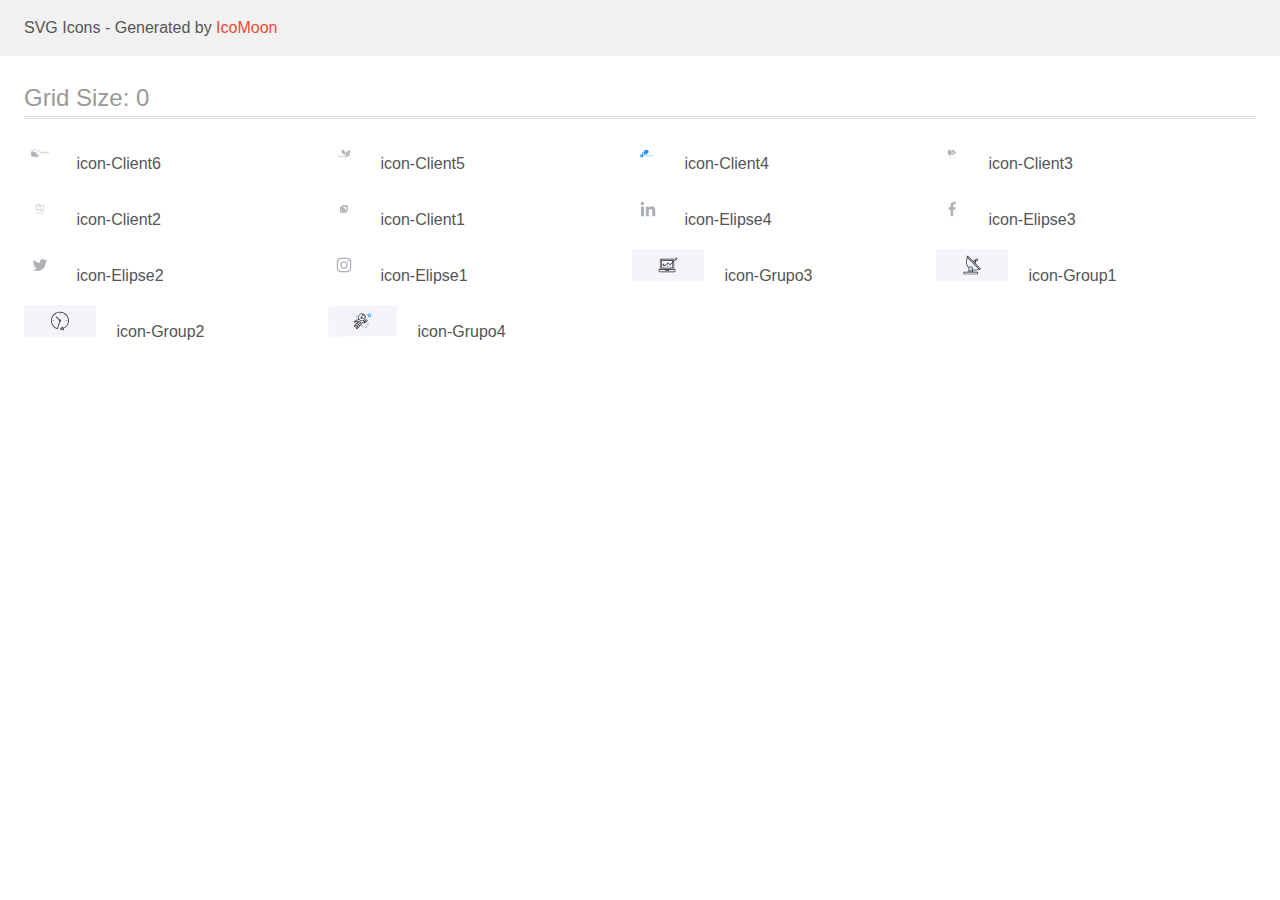
<file: images/icons.svg/demo.html>
<!doctype html>
<html>
<head>
    <title>IcoMoon - SVG Icons</title>
    <meta charset="utf-8">
    <meta name="viewport" content="width=device-width, initial-scale=1">
    <link rel="stylesheet" href="demo-files/demo.css">
    <link rel="stylesheet" href="style.css">
</head>
<body>
<svg aria-hidden="true" style="position: absolute; width: 0; height: 0; overflow: hidden;" version="1.1" xmlns="http://www.w3.org/2000/svg" xmlns:xlink="http://www.w3.org/1999/xlink">
<defs>
<symbol id="icon-Client6" viewBox="0 0 67 32">
<path fill="#afb1b8" style="fill: var(--color1, #afb1b8)" d="M33.748 16.393c-0.175-0.233-0.259-0.508-0.239-0.786v-1.139c0-0.349 0.079-0.615 0.238-0.796s0.43-0.272 0.816-0.271c0.362 0 0.62 0.077 0.772 0.232 0.166 0.197 0.247 0.438 0.228 0.681v0.268h-0.648v-0.271c0.002-0.089-0.004-0.178-0.019-0.265-0.009-0.060-0.042-0.116-0.093-0.158-0.067-0.045-0.15-0.067-0.235-0.061-0.089-0.006-0.177 0.017-0.247 0.065-0.056 0.046-0.094 0.107-0.107 0.174-0.019 0.093-0.027 0.187-0.025 0.282v1.382c-0.010 0.133 0.018 0.267 0.083 0.388 0.032 0.041 0.077 0.074 0.129 0.094s0.11 0.028 0.167 0.022c0.083 0.006 0.165-0.017 0.23-0.063 0.053-0.045 0.087-0.104 0.097-0.168 0.015-0.092 0.022-0.184 0.020-0.277v-0.28h0.648v0.256c0.018 0.253-0.061 0.505-0.224 0.716-0.149 0.169-0.403 0.254-0.776 0.254s-0.655-0.090-0.815-0.278z"></path>
<path fill="#afb1b8" style="fill: var(--color1, #afb1b8)" d="M36.447 16.405c-0.164-0.177-0.246-0.436-0.246-0.777v-1.198c0-0.338 0.082-0.594 0.246-0.768s0.438-0.26 0.821-0.26c0.381 0 0.654 0.087 0.817 0.26s0.247 0.43 0.247 0.768v1.198c0 0.338-0.083 0.598-0.25 0.776s-0.438 0.268-0.815 0.268c-0.377 0-0.656-0.090-0.821-0.267zM37.571 16.117c0.059-0.111 0.085-0.233 0.078-0.355v-1.467c0.008-0.12-0.019-0.239-0.077-0.348-0.033-0.042-0.079-0.075-0.132-0.096s-0.113-0.028-0.171-0.020c-0.058-0.007-0.118 0-0.171 0.021s-0.1 0.053-0.133 0.095c-0.059 0.108-0.086 0.228-0.078 0.348v1.474c-0.008 0.122 0.019 0.244 0.078 0.355 0.038 0.037 0.084 0.067 0.137 0.088s0.109 0.031 0.167 0.031c0.057 0 0.114-0.011 0.167-0.031s0.099-0.050 0.137-0.088v-0.007z"></path>
<path fill="#afb1b8" style="fill: var(--color1, #afb1b8)" d="M39.112 13.436h0.698l0.525 2.211 0.537-2.211h0.679l0.069 3.191h-0.502l-0.054-2.218-0.518 2.218h-0.403l-0.537-2.226-0.050 2.226h-0.507l0.063-3.191z"></path>
<path fill="#afb1b8" style="fill: var(--color1, #afb1b8)" d="M42.402 13.436h1.087c0.626 0 0.939 0.302 0.939 0.906 0 0.579-0.33 0.867-0.989 0.867h-0.37v1.418h-0.671l0.004-3.191zM43.331 14.8c0.066 0.007 0.134 0.002 0.198-0.015s0.122-0.047 0.171-0.085c0.077-0.108 0.111-0.234 0.097-0.36 0.004-0.097-0.008-0.195-0.032-0.29-0.009-0.032-0.026-0.062-0.049-0.088s-0.052-0.048-0.085-0.064c-0.093-0.039-0.196-0.056-0.299-0.051h-0.26v0.954h0.26z"></path>
<path fill="#afb1b8" style="fill: var(--color1, #afb1b8)" d="M45.396 13.436h0.721l0.74 3.191h-0.626l-0.146-0.736h-0.643l-0.151 0.736h-0.634l0.739-3.191zM46.012 15.522l-0.251-1.339-0.251 1.339h0.502z"></path>
<path fill="#afb1b8" style="fill: var(--color1, #afb1b8)" d="M47.454 13.436h0.47l0.899 1.82v-1.82h0.557v3.191h-0.447l-0.905-1.9v1.9h-0.576l0.001-3.191z"></path>
<path fill="#afb1b8" style="fill: var(--color1, #afb1b8)" d="M50.684 15.41l-0.747-1.97h0.63l0.456 1.265 0.428-1.265h0.616l-0.738 1.97v1.217h-0.644v-1.217z"></path>
<path fill="#afb1b8" style="fill: var(--color1, #afb1b8)" d="M34.784 18.022v0.167h-0.548v1.297h-0.23v-1.297h-0.55v-0.167h1.327z"></path>
<path fill="#afb1b8" style="fill: var(--color1, #afb1b8)" d="M36.501 19.486h-0.177c-0.018 0.001-0.036-0.004-0.050-0.014-0.013-0.009-0.024-0.020-0.029-0.034l-0.158-0.348h-0.76l-0.158 0.348c-0.005 0.015-0.013 0.028-0.024 0.039-0.014 0.010-0.032 0.015-0.050 0.014h-0.177l0.671-1.463h0.234l0.679 1.458zM35.389 18.942h0.634l-0.268-0.596c-0.020-0.045-0.036-0.091-0.050-0.138-0.009 0.028-0.017 0.054-0.025 0.078l-0.024 0.061-0.266 0.594z"></path>
<path fill="#afb1b8" style="fill: var(--color1, #afb1b8)" d="M37.658 19.342c0.042 0.002 0.084 0.002 0.126 0 0.036-0.003 0.072-0.009 0.107-0.017 0.033-0.007 0.065-0.016 0.097-0.027 0.030-0.010 0.059-0.023 0.090-0.036v-0.329h-0.268c-0.007 0-0.013-0-0.020-0.003s-0.012-0.005-0.017-0.009c-0.004-0.003-0.008-0.007-0.010-0.012s-0.003-0.010-0.003-0.015v-0.112h0.521v0.561c-0.042 0.026-0.087 0.049-0.134 0.070-0.048 0.020-0.098 0.037-0.149 0.050-0.055 0.014-0.111 0.024-0.168 0.030-0.065 0.006-0.13 0.009-0.196 0.009-0.116 0.001-0.231-0.018-0.338-0.054-0.1-0.035-0.192-0.087-0.268-0.153-0.075-0.067-0.134-0.145-0.173-0.232-0.042-0.097-0.063-0.2-0.062-0.304-0.001-0.104 0.019-0.208 0.060-0.306 0.039-0.087 0.098-0.166 0.173-0.232 0.077-0.066 0.168-0.117 0.268-0.152 0.115-0.037 0.237-0.056 0.36-0.054 0.063-0 0.125 0.004 0.187 0.013 0.055 0.008 0.108 0.020 0.16 0.037 0.047 0.015 0.092 0.035 0.134 0.058 0.041 0.023 0.080 0.048 0.117 0.076l-0.064 0.090c-0.005 0.008-0.013 0.015-0.022 0.020s-0.020 0.008-0.031 0.008c-0.015-0-0.029-0.004-0.042-0.012-0.020-0.009-0.042-0.021-0.066-0.035-0.029-0.015-0.059-0.029-0.090-0.039-0.040-0.014-0.081-0.025-0.123-0.032-0.056-0.009-0.113-0.013-0.17-0.013-0.089-0.001-0.176 0.013-0.259 0.041-0.075 0.026-0.142 0.065-0.197 0.116-0.056 0.053-0.098 0.115-0.125 0.182-0.060 0.159-0.060 0.329 0 0.488 0.029 0.069 0.075 0.132 0.134 0.184 0.055 0.050 0.122 0.090 0.196 0.116 0.085 0.025 0.176 0.035 0.266 0.029z"></path>
<path fill="#afb1b8" style="fill: var(--color1, #afb1b8)" d="M39.797 19.319h0.733v0.167h-0.957v-1.463h0.23l-0.006 1.297z"></path>
<path fill="#afb1b8" style="fill: var(--color1, #afb1b8)" d="M41.292 19.486h-0.23v-1.463h0.23v1.463z"></path>
<path fill="#afb1b8" style="fill: var(--color1, #afb1b8)" d="M42.146 18.029c0.014 0.007 0.026 0.016 0.035 0.027l0.981 1.103c-0.001-0.017-0.001-0.035 0-0.052 0-0.016 0-0.032 0-0.048v-1.043h0.2v1.469h-0.115c-0.017 0.001-0.034-0.002-0.050-0.008-0.014-0.007-0.026-0.017-0.036-0.028l-0.98-1.102c0 0.017 0 0.034 0 0.050s0 0.031 0 0.045v1.043h-0.192v-1.463h0.119c0.013 0 0.026 0.002 0.038 0.007z"></path>
<path fill="#afb1b8" style="fill: var(--color1, #afb1b8)" d="M45.051 18.022v0.161h-0.813v0.483h0.659v0.155h-0.659v0.499h0.813v0.161h-1.049v-1.46h1.049z"></path>
<path fill="#afb1b8" style="fill: var(--color1, #afb1b8)" d="M21.002 8.985l10.191 2.498v8.754l-10.191-2.497v-8.755zM20.349 8.238v9.926l11.497 2.819v-9.925l-11.497-2.82z"></path>
<path fill="#afb1b8" style="fill: var(--color1, #afb1b8)" d="M26.51 25.592l-11.498-2.821v-9.925l11.498 2.82v9.926z"></path>
<path fill="#afb1b8" style="fill: var(--color1, #afb1b8)" d="M20.539 8.872l10.058 2.467-4.277 3.694-10.059-2.468 4.279-3.693zM20.349 8.238l-5.336 4.607 11.498 2.82 5.335-4.607-11.497-2.82z"></path>
<path fill="#afb1b8" style="fill: var(--color1, #afb1b8)" d="M27.157 25.033l4.688-4.048-4.688-1.151v5.199z"></path>
</symbol>
<symbol id="icon-Client5" viewBox="0 0 67 32">
<path fill="#afb1b8" style="fill: var(--color1, #afb1b8)" d="M23.213 23.238c0.096 0.109 0.148 0.246 0.145 0.386 0.005 0.091-0.013 0.183-0.052 0.267s-0.098 0.16-0.173 0.22c-0.187 0.129-0.419 0.192-0.653 0.178h-1.147v-2.446h1.124c0.222-0.014 0.442 0.044 0.623 0.163 0.073 0.056 0.13 0.126 0.168 0.205s0.055 0.166 0.050 0.252c0.007 0.135-0.040 0.268-0.131 0.374-0.087 0.097-0.208 0.165-0.342 0.191 0.152 0.025 0.29 0.1 0.388 0.209zM21.867 22.869h0.48c0.109 0.007 0.218-0.021 0.305-0.081 0.036-0.030 0.064-0.067 0.082-0.108s0.025-0.086 0.021-0.131c0.003-0.044-0.004-0.089-0.022-0.13s-0.045-0.079-0.080-0.109c-0.090-0.061-0.202-0.091-0.314-0.082h-0.472v0.642zM22.7 23.807c0.039-0.031 0.069-0.069 0.089-0.112s0.028-0.090 0.025-0.136c0.003-0.047-0.006-0.094-0.026-0.138s-0.051-0.082-0.090-0.113c-0.094-0.064-0.21-0.095-0.326-0.088h-0.504v0.673h0.51c0.115 0.006 0.229-0.024 0.322-0.085z"></path>
<path fill="#afb1b8" style="fill: var(--color1, #afb1b8)" d="M25.509 24.29l-0.625-0.956h-0.235v0.956h-0.538v-2.446h1.018c0.257-0.016 0.51 0.058 0.709 0.208 0.142 0.133 0.228 0.308 0.242 0.493s-0.045 0.37-0.166 0.519c-0.126 0.132-0.297 0.22-0.485 0.249l0.666 0.977h-0.585zM24.649 23.001h0.44c0.305 0 0.458-0.123 0.458-0.37 0.003-0.050-0.005-0.101-0.025-0.148s-0.049-0.090-0.088-0.127c-0.096-0.073-0.221-0.109-0.346-0.099h-0.445l0.005 0.744z"></path>
<path fill="#afb1b8" style="fill: var(--color1, #afb1b8)" d="M28.448 23.798h-1.071l-0.189 0.492h-0.564l0.984-2.419h0.609l0.98 2.419h-0.564l-0.185-0.492zM28.305 23.427l-0.392-1.032-0.392 1.032h0.783z"></path>
<path fill="#afb1b8" style="fill: var(--color1, #afb1b8)" d="M32.127 24.29h-0.534l-1.197-1.663v1.663h-0.532v-2.446h0.532l1.197 1.673v-1.673h0.534v2.446z"></path>
<path fill="#afb1b8" style="fill: var(--color1, #afb1b8)" d="M35.173 23.704c-0.11 0.185-0.279 0.335-0.483 0.431-0.232 0.107-0.49 0.16-0.75 0.154h-0.95v-2.446h0.95c0.26-0.006 0.517 0.045 0.75 0.151 0.204 0.094 0.373 0.243 0.483 0.427 0.11 0.199 0.167 0.419 0.167 0.642s-0.057 0.443-0.167 0.642zM34.563 23.646c0.152-0.163 0.236-0.37 0.236-0.584s-0.084-0.421-0.236-0.584c-0.184-0.147-0.424-0.222-0.668-0.208h-0.371v1.583h0.371c0.244 0.014 0.484-0.061 0.668-0.208z"></path>
<path fill="#afb1b8" style="fill: var(--color1, #afb1b8)" d="M28.783 8.238c0 0 6.889 2.381 6.743 5.828v5.829c0 0-6.884-2.383-6.741-5.829l-0.003-5.828z"></path>
<path fill="#afb1b8" style="fill: var(--color1, #afb1b8)" d="M41.663 18.53c1.301-0.82 2.806-1.328 4.377-1.477v-1.825c-1.81 0.639-3.346 1.797-4.377 3.302z"></path>
<path fill="#afb1b8" style="fill: var(--color1, #afb1b8)" d="M40.882 19.080c1.065-1.963 2.911-3.479 5.159-4.234v-5.258c0 0-9.811 3.392-9.604 8.3v8.299c0 0 0.437-0.152 1.125-0.436 0-0.265 0-0.533 0.031-0.802 0.203-2.278 1.386-4.39 3.289-5.869z"></path>
<path fill="#afb1b8" style="fill: var(--color1, #afb1b8)" d="M39.949 22.163c0.051-0.576 0.166-1.145 0.343-1.699-1.185 1.278-1.902 2.864-2.052 4.535-0.014 0.158-0.022 0.315-0.026 0.478 0.557-0.245 1.206-0.551 1.887-0.911-0.174-0.79-0.225-1.599-0.153-2.403z"></path>
<path fill="#afb1b8" style="fill: var(--color1, #afb1b8)" d="M40.339 22.193c-0.065 0.727-0.025 1.459 0.122 2.176 2.681-1.469 5.692-3.738 5.576-6.48v-0.239c-1.915 0.196-3.707 0.963-5.1 2.182-0.326 0.756-0.527 1.551-0.598 2.361z"></path>
</symbol>
<symbol id="icon-Client4" viewBox="0 0 67 32">
<path fill="#2196f3" style="fill: var(--color2, #2196f3)" d="M22.181 13.902h-0.001c-0.947 0-1.715 0.682-1.715 1.524v0.001c0 0.842 0.768 1.524 1.715 1.524h0.001c0.947 0 1.715-0.683 1.715-1.524v-0.001c0-0.842-0.768-1.524-1.715-1.524z"></path>
<path fill="#2196f3" style="fill: var(--color2, #2196f3)" d="M34.842 13.415c-0.003-1.169-0.526-2.29-1.457-3.117s-2.191-1.293-3.507-1.295v0c-1.316 0.002-2.578 0.468-3.509 1.295s-1.455 1.948-1.458 3.118v6.449c0 0 9.929-0.983 9.93-6.448v-0.001z"></path>
<path fill="#2196f3" style="fill: var(--color2, #2196f3)" d="M16.988 21.98c0.002 0.814 0.367 1.593 1.014 2.169s1.525 0.9 2.44 0.902c0.915-0.002 1.792-0.327 2.44-0.902s1.012-1.355 1.015-2.168v-4.487c0 0-6.909 0.684-6.909 4.486zM20.442 22.784c-0.179 0-0.354-0.047-0.503-0.136s-0.265-0.214-0.333-0.361c-0.068-0.147-0.086-0.309-0.051-0.465s0.121-0.299 0.248-0.412c0.127-0.112 0.288-0.189 0.463-0.22s0.357-0.015 0.523 0.046c0.165 0.061 0.307 0.164 0.406 0.296s0.152 0.288 0.152 0.447c0 0.106-0.023 0.211-0.068 0.309s-0.112 0.187-0.196 0.262c-0.084 0.075-0.184 0.134-0.294 0.175s-0.228 0.061-0.347 0.061v-0.003z"></path>
<path fill="#2196f3" style="fill: var(--color2, #2196f3)" d="M26.758 21.345v1.685h-0.347v-1.685h0.347zM27.429 22.064v0.271h-0.766v-0.271h0.766zM27.51 21.345v0.272h-0.847v-0.272h0.847zM29.096 22.148v0.080c0 0.128-0.017 0.243-0.052 0.345s-0.084 0.189-0.147 0.26c-0.063 0.071-0.139 0.125-0.227 0.163s-0.184 0.057-0.291 0.057c-0.106 0-0.203-0.019-0.291-0.057s-0.163-0.092-0.227-0.163c-0.064-0.072-0.114-0.159-0.149-0.26s-0.052-0.217-0.052-0.345v-0.080c0-0.129 0.017-0.244 0.052-0.345s0.084-0.189 0.147-0.26c0.064-0.072 0.14-0.127 0.227-0.164s0.185-0.057 0.291-0.057c0.106 0 0.203 0.019 0.291 0.057s0.164 0.093 0.227 0.164c0.064 0.072 0.113 0.159 0.148 0.26s0.053 0.216 0.053 0.345zM28.745 22.228v-0.082c0-0.090-0.008-0.168-0.024-0.236s-0.040-0.125-0.072-0.171c-0.032-0.046-0.070-0.081-0.116-0.104s-0.098-0.036-0.156-0.036-0.111 0.012-0.156 0.036c-0.045 0.023-0.083 0.058-0.115 0.104s-0.054 0.103-0.071 0.171c-0.016 0.068-0.024 0.147-0.024 0.236v0.082c0 0.089 0.008 0.167 0.024 0.236s0.040 0.125 0.072 0.172c0.032 0.046 0.070 0.081 0.116 0.105s0.098 0.036 0.156 0.036c0.059 0 0.111-0.012 0.156-0.036s0.084-0.059 0.115-0.105c0.031-0.047 0.054-0.105 0.071-0.172s0.024-0.147 0.024-0.236zM30.223 22.589c0-0.030-0.005-0.057-0.014-0.081s-0.025-0.047-0.049-0.067c-0.024-0.021-0.057-0.041-0.101-0.061s-0.099-0.041-0.168-0.063c-0.076-0.025-0.149-0.052-0.218-0.083s-0.128-0.067-0.181-0.108c-0.052-0.042-0.093-0.090-0.123-0.145s-0.044-0.118-0.044-0.191c0-0.070 0.015-0.134 0.046-0.191s0.074-0.107 0.13-0.148c0.056-0.042 0.121-0.074 0.197-0.096s0.16-0.034 0.251-0.034c0.124 0 0.233 0.022 0.325 0.067s0.164 0.106 0.215 0.184c0.052 0.078 0.078 0.167 0.078 0.267h-0.345c0-0.049-0.010-0.093-0.031-0.13s-0.051-0.068-0.093-0.089c-0.041-0.022-0.093-0.032-0.155-0.032-0.060 0-0.11 0.009-0.15 0.028s-0.070 0.042-0.090 0.073c-0.020 0.030-0.030 0.064-0.030 0.102 0 0.029 0.007 0.054 0.021 0.078s0.036 0.045 0.065 0.065c0.029 0.020 0.064 0.039 0.105 0.057s0.090 0.035 0.145 0.052c0.092 0.028 0.172 0.059 0.242 0.094s0.129 0.074 0.176 0.117c0.047 0.043 0.083 0.092 0.106 0.147s0.036 0.117 0.036 0.186c0 0.073-0.014 0.139-0.043 0.197s-0.070 0.107-0.124 0.147-0.118 0.071-0.193 0.091c-0.075 0.021-0.159 0.031-0.251 0.031-0.083 0-0.166-0.011-0.247-0.032s-0.155-0.056-0.221-0.101c-0.066-0.045-0.118-0.102-0.157-0.171s-0.059-0.152-0.059-0.247h0.348c0 0.052 0.008 0.097 0.024 0.133s0.039 0.066 0.068 0.088c0.030 0.022 0.066 0.039 0.107 0.049s0.087 0.015 0.137 0.015c0.060 0 0.11-0.009 0.148-0.025s0.068-0.041 0.087-0.071c0.019-0.030 0.029-0.064 0.029-0.102zM31.56 21.345v1.685h-0.346v-1.685h0.346zM32.078 21.345v0.272h-1.375v-0.272h1.375zM33.407 22.759v0.271h-0.897v-0.271h0.897zM32.623 21.345v1.685h-0.347v-1.685h0.347zM33.29 22.031v0.264h-0.78v-0.264h0.78zM33.406 21.345v0.272h-0.896v-0.272h0.896zM33.609 21.345h0.628c0.129 0 0.24 0.019 0.332 0.058s0.165 0.096 0.215 0.171c0.050 0.076 0.075 0.169 0.075 0.279 0 0.090-0.015 0.168-0.046 0.233s-0.073 0.118-0.128 0.161c-0.055 0.042-0.119 0.076-0.193 0.102l-0.11 0.058h-0.546l-0.002-0.271h0.406c0.061 0 0.111-0.011 0.152-0.032s0.070-0.052 0.090-0.090c0.021-0.039 0.031-0.083 0.031-0.134 0-0.054-0.010-0.101-0.030-0.14s-0.051-0.069-0.091-0.090c-0.041-0.021-0.092-0.031-0.154-0.031h-0.281v1.413h-0.347v-1.685zM34.552 23.030l-0.384-0.751 0.367-0.002 0.389 0.737v0.016h-0.372zM36.374 22.429h-0.429v-0.271h0.429c0.066 0 0.12-0.011 0.162-0.032s0.072-0.053 0.091-0.093c0.019-0.039 0.029-0.084 0.029-0.133s-0.010-0.097-0.029-0.14c-0.019-0.043-0.050-0.078-0.091-0.104s-0.096-0.039-0.162-0.039h-0.309v1.413h-0.347v-1.685h0.656c0.132 0 0.245 0.024 0.339 0.072s0.167 0.112 0.218 0.196c0.050 0.083 0.075 0.179 0.075 0.286 0 0.109-0.025 0.203-0.075 0.282s-0.123 0.141-0.218 0.184c-0.094 0.043-0.207 0.065-0.339 0.065zM38.377 22.759v0.271h-0.897v-0.271h0.897zM37.593 21.345v1.685h-0.347v-1.685h0.347zM38.26 22.031v0.264h-0.78v-0.264h0.78zM38.376 21.345v0.272h-0.896v-0.272h0.896zM39.356 21.345v1.685h-0.346v-1.685h0.346zM39.874 21.345v0.272h-1.375v-0.272h1.375zM41.203 22.759v0.271h-0.897v-0.271h0.897zM40.42 21.345v1.685h-0.347v-1.685h0.347zM41.086 22.031v0.264h-0.78v-0.264h0.78zM41.202 21.345v0.272h-0.896v-0.272h0.896zM41.406 21.345h0.629c0.129 0 0.24 0.019 0.332 0.058s0.165 0.096 0.215 0.171 0.075 0.169 0.075 0.279c0 0.090-0.015 0.168-0.046 0.233s-0.073 0.118-0.128 0.161c-0.055 0.042-0.119 0.076-0.193 0.102l-0.11 0.058h-0.546l-0.002-0.271h0.406c0.061 0 0.111-0.011 0.152-0.032s0.070-0.052 0.090-0.090c0.021-0.039 0.031-0.083 0.031-0.134 0-0.054-0.010-0.101-0.030-0.14s-0.051-0.069-0.091-0.090c-0.041-0.021-0.092-0.031-0.154-0.031h-0.281v1.413h-0.347v-1.685zM42.348 23.030l-0.384-0.751 0.367-0.002 0.389 0.737v0.016h-0.371zM43.802 22.589c0-0.030-0.005-0.057-0.014-0.081s-0.025-0.047-0.049-0.067c-0.024-0.021-0.058-0.041-0.101-0.061s-0.099-0.041-0.168-0.063c-0.077-0.025-0.149-0.052-0.218-0.083s-0.128-0.067-0.181-0.108c-0.052-0.042-0.092-0.090-0.123-0.145-0.029-0.055-0.044-0.118-0.044-0.191 0-0.070 0.015-0.134 0.046-0.191s0.074-0.107 0.13-0.148c0.056-0.042 0.121-0.074 0.197-0.096s0.16-0.034 0.251-0.034c0.124 0 0.233 0.022 0.326 0.067s0.164 0.106 0.215 0.184c0.052 0.078 0.078 0.167 0.078 0.267h-0.345c0-0.049-0.011-0.093-0.031-0.13s-0.051-0.068-0.093-0.089c-0.041-0.022-0.092-0.032-0.155-0.032-0.060 0-0.111 0.009-0.151 0.028s-0.070 0.042-0.090 0.073c-0.020 0.030-0.030 0.064-0.030 0.102 0 0.029 0.007 0.054 0.021 0.078s0.036 0.045 0.065 0.065c0.028 0.020 0.064 0.039 0.105 0.057s0.090 0.035 0.145 0.052c0.092 0.028 0.172 0.059 0.242 0.094s0.129 0.074 0.176 0.117c0.047 0.043 0.083 0.092 0.107 0.147s0.036 0.117 0.036 0.186c0 0.073-0.014 0.139-0.043 0.197s-0.070 0.107-0.124 0.147c-0.054 0.040-0.119 0.071-0.193 0.091s-0.159 0.031-0.251 0.031c-0.083 0-0.166-0.011-0.247-0.032s-0.155-0.056-0.221-0.101c-0.066-0.045-0.118-0.102-0.157-0.171s-0.059-0.152-0.059-0.247h0.348c0 0.052 0.008 0.097 0.025 0.133s0.039 0.066 0.068 0.088c0.030 0.022 0.066 0.039 0.106 0.049 0.042 0.010 0.087 0.015 0.137 0.015 0.060 0 0.109-0.009 0.148-0.025s0.068-0.041 0.087-0.071c0.019-0.030 0.029-0.064 0.029-0.102z"></path>
</symbol>
<symbol id="icon-Client3" viewBox="0 0 67 32">
<path fill="#afb1b8" style="fill: var(--color1, #afb1b8)" d="M27.025 24.963c0.006 0 0.012 0.001 0.018 0.004s0.011 0.005 0.015 0.009l0.086 0.082c-0.067 0.067-0.15 0.12-0.242 0.156-0.109 0.040-0.226 0.059-0.344 0.056-0.111 0.002-0.221-0.016-0.323-0.052-0.092-0.034-0.175-0.084-0.243-0.148-0.069-0.066-0.123-0.144-0.157-0.228-0.038-0.094-0.056-0.193-0.055-0.293-0.002-0.1 0.019-0.2 0.059-0.294 0.038-0.085 0.094-0.163 0.167-0.228 0.074-0.064 0.162-0.115 0.259-0.149 0.106-0.036 0.219-0.054 0.333-0.052 0.106-0.002 0.211 0.014 0.309 0.048 0.085 0.032 0.164 0.077 0.232 0.132l-0.072 0.088c-0.005 0.006-0.011 0.012-0.018 0.016-0.009 0.005-0.019 0.007-0.029 0.007s-0.022-0.004-0.031-0.009l-0.039-0.023-0.054-0.030c-0.023-0.011-0.047-0.021-0.072-0.029-0.032-0.010-0.065-0.018-0.098-0.023-0.042-0.007-0.085-0.010-0.128-0.009-0.082-0.001-0.163 0.012-0.239 0.039-0.071 0.025-0.135 0.063-0.187 0.11-0.054 0.051-0.095 0.111-0.122 0.176-0.030 0.075-0.045 0.153-0.044 0.232-0.001 0.080 0.014 0.16 0.044 0.236 0.026 0.065 0.067 0.124 0.12 0.175 0.049 0.048 0.11 0.085 0.179 0.109 0.070 0.025 0.146 0.038 0.222 0.037 0.044 0.001 0.088-0.002 0.131-0.008 0.071-0.008 0.139-0.029 0.199-0.063 0.030-0.017 0.059-0.037 0.085-0.058 0.011-0.009 0.026-0.015 0.041-0.015z"></path>
<path fill="#afb1b8" style="fill: var(--color1, #afb1b8)" d="M29.513 24.549c0.001 0.099-0.018 0.198-0.058 0.291-0.035 0.084-0.090 0.161-0.162 0.226s-0.159 0.115-0.255 0.148c-0.211 0.070-0.444 0.070-0.655 0-0.095-0.034-0.182-0.084-0.253-0.149-0.072-0.066-0.128-0.143-0.164-0.228-0.078-0.189-0.078-0.395 0-0.583 0.037-0.085 0.092-0.163 0.164-0.229 0.072-0.062 0.158-0.111 0.253-0.143 0.211-0.071 0.444-0.071 0.655 0 0.096 0.034 0.182 0.084 0.254 0.149 0.071 0.065 0.126 0.142 0.163 0.226 0.040 0.094 0.060 0.193 0.058 0.293zM29.287 24.549c0.002-0.079-0.012-0.159-0.041-0.234-0.024-0.065-0.063-0.124-0.115-0.175-0.051-0.048-0.113-0.086-0.182-0.11-0.153-0.051-0.323-0.051-0.476 0-0.069 0.025-0.132 0.062-0.182 0.11-0.053 0.051-0.092 0.11-0.116 0.175-0.055 0.152-0.055 0.316 0 0.468 0.024 0.065 0.064 0.124 0.116 0.175 0.051 0.048 0.113 0.085 0.182 0.109 0.154 0.050 0.323 0.050 0.476 0 0.069-0.024 0.131-0.062 0.182-0.109 0.052-0.051 0.091-0.11 0.115-0.175 0.029-0.075 0.043-0.154 0.041-0.234z"></path>
<path fill="#afb1b8" style="fill: var(--color1, #afb1b8)" d="M31.21 24.795l0.023 0.052c0.009-0.019 0.016-0.036 0.025-0.052s0.018-0.035 0.028-0.051l0.55-0.869c0.011-0.015 0.020-0.024 0.031-0.027 0.015-0.004 0.030-0.005 0.045-0.005h0.163v1.414h-0.193v-1.040c0-0.013 0-0.028 0-0.044-0.001-0.016-0.001-0.032 0-0.049l-0.554 0.882c-0.007 0.013-0.018 0.024-0.032 0.032s-0.031 0.012-0.047 0.012h-0.031c-0.017 0-0.033-0.004-0.047-0.012s-0.025-0.019-0.032-0.032l-0.57-0.887c0 0.017 0 0.034 0 0.051s0 0.032 0 0.045v1.040h-0.186v-1.411h0.163c0.015-0.001 0.031 0.001 0.045 0.005 0.013 0.006 0.024 0.015 0.030 0.027l0.562 0.87c0.011 0.016 0.020 0.033 0.028 0.051z"></path>
<path fill="#afb1b8" style="fill: var(--color1, #afb1b8)" d="M33.282 24.724v0.53h-0.215v-1.412h0.48c0.091-0.002 0.181 0.009 0.268 0.031 0.070 0.017 0.134 0.047 0.19 0.088 0.048 0.038 0.085 0.086 0.108 0.139 0.025 0.058 0.038 0.119 0.037 0.181 0.001 0.062-0.013 0.123-0.040 0.181-0.026 0.054-0.066 0.103-0.116 0.141-0.055 0.043-0.12 0.074-0.191 0.094-0.084 0.023-0.172 0.034-0.26 0.033l-0.261-0.004zM33.282 24.573h0.261c0.057 0.001 0.113-0.007 0.167-0.022 0.045-0.013 0.086-0.034 0.121-0.061 0.032-0.026 0.057-0.058 0.073-0.094 0.018-0.038 0.026-0.078 0.026-0.119 0.002-0.039-0.005-0.078-0.022-0.115s-0.042-0.069-0.075-0.096c-0.082-0.056-0.186-0.083-0.29-0.076h-0.261v0.582z"></path>
<path fill="#afb1b8" style="fill: var(--color1, #afb1b8)" d="M36.177 25.256h-0.17c-0.017 0.001-0.034-0.004-0.047-0.013-0.012-0.009-0.022-0.020-0.028-0.033l-0.147-0.342h-0.736l-0.152 0.342c-0.006 0.013-0.015 0.023-0.027 0.032-0.014 0.010-0.031 0.015-0.048 0.014h-0.17l0.646-1.414h0.224l0.655 1.414zM35.111 24.731h0.608l-0.256-0.576c-0.020-0.043-0.036-0.088-0.048-0.133l-0.025 0.074c-0.008 0.022-0.016 0.043-0.024 0.060l-0.254 0.575z"></path>
<path fill="#afb1b8" style="fill: var(--color1, #afb1b8)" d="M37.108 23.849c0.013 0.006 0.024 0.015 0.032 0.025l0.942 1.066c0-0.017 0-0.034 0-0.050s0-0.032 0-0.047v-1.001h0.193v1.414h-0.108c-0.015 0-0.030-0.003-0.044-0.008s-0.025-0.016-0.034-0.026l-0.941-1.065c0.001 0.016 0.001 0.032 0 0.049 0 0.016 0 0.030 0 0.043v1.008h-0.193v-1.414h0.114c0.013-0 0.027 0.002 0.039 0.007z"></path>
<path fill="#afb1b8" style="fill: var(--color1, #afb1b8)" d="M39.863 24.694v0.562h-0.215v-0.562l-0.596-0.852h0.193c0.017-0.001 0.033 0.003 0.046 0.012 0.012 0.009 0.022 0.020 0.029 0.032l0.373 0.549c0.015 0.023 0.028 0.045 0.039 0.066s0.019 0.040 0.027 0.060l0.028-0.061c0.010-0.022 0.023-0.044 0.036-0.065l0.367-0.553c0.008-0.011 0.017-0.021 0.028-0.030 0.013-0.010 0.029-0.015 0.046-0.014h0.195l-0.597 0.855z"></path>
<path fill="#afb1b8" style="fill: var(--color1, #afb1b8)" d="M31.104 21.469c0.094 0.010 0.189 0.019 0.284 0.026 1.453-0.565 2.683-1.489 3.535-2.658s1.289-2.53 1.255-3.913l-1.602-1.392c0.326 1.473 0.173 2.995-0.44 4.396s-1.663 2.627-3.033 3.54z"></path>
<path fill="#afb1b8" style="fill: var(--color1, #afb1b8)" d="M30.532 21.404l0.043 0.007c1.463-0.909 2.579-2.179 3.203-3.645s0.727-3.061 0.296-4.579l-2.281-1.982c0.923 1.629 1.294 3.453 1.071 5.258s-1.032 3.519-2.331 4.941z"></path>
<path fill="#afb1b8" style="fill: var(--color1, #afb1b8)" d="M38.269 16.558c-0.388 1.52-1.329 2.89-2.684 3.908-0.396 0.299-0.823 0.565-1.275 0.795 1.104-0.282 2.118-0.78 2.965-1.456s1.504-1.513 1.92-2.444l-0.925-0.803z"></path>
<path fill="#afb1b8" style="fill: var(--color1, #afb1b8)" d="M37.906 16.335l-1.317-1.145c-0.025 1.305-0.452 2.58-1.237 3.693s-1.898 2.023-3.224 2.636h0.006c0.296-0 0.591-0.015 0.884-0.046 1.239-0.44 2.334-1.139 3.187-2.036s1.437-1.963 1.7-3.103z"></path>
<path fill="#afb1b8" style="fill: var(--color1, #afb1b8)" d="M30.723 10.37l-1.572-1.367c-1.405 0.472-2.613 1.301-3.467 2.379s-1.312 2.355-1.317 3.664v0c0.005 1.446 0.565 2.849 1.592 3.987s2.46 1.947 4.075 2.297c1.441-1.526 2.285-3.411 2.409-5.382s-0.479-3.925-1.721-5.578z"></path>
<path fill="#afb1b8" style="fill: var(--color1, #afb1b8)" d="M41.537 16.124c-0.006-1.716-0.792-3.359-2.189-4.573s-3.288-1.897-5.263-1.902c-0.912-0.001-1.817 0.145-2.668 0.431l9.622 8.36c0.329-0.739 0.499-1.525 0.498-2.317z"></path>
</symbol>
<symbol id="icon-Client2" viewBox="0 0 67 32">
<path fill="#afb1b8" style="fill: var(--color1, #afb1b8)" d="M32.44 7.91h-0.054c-0.083-0.005-0.166-0.007-0.249-0.009v0h-0.18c-0.157 0-0.317 0.004-0.476 0.012-0.012-0.001-0.024-0.001-0.036 0-1.44 0.082-2.85 0.441-4.154 1.060l-0.171 0.082v8.747l0.4-0.136c0.351-0.121 0.725-0.229 1.111-0.33 1.046-0.268 2.119-0.411 3.198-0.425v1.149c-0.143 0.001-0.282 0.005-0.421 0.012h-0.033c-0.83 0.046-1.654 0.172-2.461 0.378-1.021 0.256-2.006 0.639-2.931 1.142v-11.218c0.961-0.561 1.997-0.982 3.075-1.251 0.947-0.245 1.921-0.37 2.898-0.374h0.169c0.202 0.005 0.399 0.014 0.584 0.028 0.487 0.034 0.97 0.111 1.444 0.23v1.131c-0.46-0.107-0.928-0.178-1.399-0.211-0.010-0.001-0.019-0.002-0.029-0.002-0.097-0.008-0.195-0.017-0.286-0.017zM34.431 9.066c0.251 0.019 0.511 0.028 0.774 0.028 1.028-0.004 2.051-0.135 3.047-0.391 1.020-0.257 2.005-0.641 2.93-1.143v11.019c-0.962 0.56-1.997 0.981-3.076 1.251-0.947 0.244-1.921 0.369-2.898 0.373-0.741 0.006-1.479-0.081-2.199-0.259v-11.090c0.17 0.039 0.345 0.075 0.523 0.105 0.292 0.049 0.6 0.085 0.899 0.107zM40.038 9.151l-0.4 0.135c-0.368 0.124-0.739 0.234-1.111 0.333-1.085 0.279-2.201 0.422-3.321 0.426-0.261 0-0.501-0.007-0.733-0.022l-0.319-0.021v8.998l0.274 0.024c0.254 0.022 0.516 0.033 0.78 0.033 0.882-0.004 1.761-0.117 2.615-0.339 0.704-0.176 1.388-0.422 2.044-0.734l0.171-0.082v-8.75z"></path>
<path fill="#afb1b8" style="fill: var(--color1, #afb1b8)" d="M26.76 23.427c-0.057-0.060-0.127-0.106-0.203-0.137s-0.159-0.045-0.241-0.042c-0.088-0.001-0.175 0.015-0.257 0.048-0.075 0.030-0.143 0.075-0.2 0.132s-0.1 0.126-0.129 0.201c-0.031 0.079-0.047 0.163-0.046 0.248v1.499c-0.004 0.106 0.017 0.211 0.059 0.307 0.035 0.077 0.086 0.145 0.15 0.201 0.060 0.050 0.13 0.087 0.206 0.106 0.073 0.020 0.148 0.031 0.224 0.031 0.083 0.001 0.166-0.017 0.242-0.052 0.075-0.033 0.143-0.080 0.2-0.139 0.056-0.058 0.1-0.126 0.131-0.201 0.032-0.076 0.048-0.157 0.048-0.239v-0.168h-0.392v0.134c0.001 0.046-0.007 0.091-0.023 0.134-0.013 0.032-0.032 0.061-0.057 0.084-0.024 0.020-0.052 0.034-0.082 0.043-0.026 0.009-0.054 0.014-0.082 0.014-0.035 0.004-0.070-0.001-0.103-0.015s-0.060-0.037-0.081-0.065c-0.037-0.060-0.055-0.13-0.052-0.201v-1.397c-0.002-0.077 0.014-0.154 0.048-0.224 0.020-0.032 0.049-0.057 0.083-0.073s0.072-0.022 0.109-0.018c0.034-0.001 0.067 0.006 0.098 0.021s0.057 0.037 0.077 0.064c0.044 0.058 0.067 0.128 0.065 0.201v0.13h0.388v-0.153c0.001-0.090-0.016-0.179-0.048-0.262-0.029-0.079-0.073-0.15-0.131-0.211z"></path>
<path fill="#afb1b8" style="fill: var(--color1, #afb1b8)" d="M29.088 23.41c-0.125-0.105-0.283-0.164-0.446-0.165-0.080 0-0.159 0.015-0.234 0.042-0.076 0.027-0.146 0.069-0.207 0.123-0.065 0.058-0.117 0.13-0.152 0.21-0.039 0.092-0.059 0.191-0.057 0.29v1.438c-0.003 0.101 0.017 0.202 0.057 0.294 0.035 0.077 0.087 0.146 0.152 0.201 0.060 0.056 0.13 0.099 0.207 0.127 0.075 0.028 0.154 0.042 0.234 0.042s0.159-0.014 0.234-0.042c0.078-0.028 0.15-0.071 0.212-0.127s0.113-0.124 0.148-0.201c0.040-0.093 0.060-0.193 0.057-0.294v-1.438c0.002-0.1-0.017-0.199-0.057-0.29-0.035-0.079-0.085-0.151-0.148-0.21zM28.905 25.348c0.003 0.038-0.002 0.077-0.015 0.113s-0.035 0.068-0.062 0.095c-0.052 0.043-0.117 0.067-0.184 0.067s-0.133-0.024-0.184-0.067c-0.028-0.027-0.049-0.059-0.062-0.095s-0.019-0.075-0.015-0.113v-1.438c-0.003-0.038 0.002-0.077 0.015-0.113s0.035-0.068 0.062-0.095c0.052-0.043 0.117-0.067 0.184-0.067s0.133 0.024 0.184 0.067c0.028 0.027 0.049 0.059 0.062 0.095s0.019 0.075 0.015 0.113v1.438z"></path>
<path fill="#afb1b8" style="fill: var(--color1, #afb1b8)" d="M32.145 25.99v-2.721h-0.377l-0.495 1.441h-0.007l-0.499-1.441h-0.373v2.721h0.389v-1.656h0.007l0.381 1.17h0.194l0.384-1.17h0.007v1.656h0.389z"></path>
<path fill="#afb1b8" style="fill: var(--color1, #afb1b8)" d="M34.354 23.459c-0.060-0.067-0.135-0.118-0.22-0.149-0.091-0.030-0.186-0.044-0.282-0.042h-0.578v2.721h0.388v-1.063h0.2c0.121 0.006 0.241-0.020 0.35-0.074 0.088-0.049 0.162-0.121 0.213-0.208 0.045-0.072 0.075-0.153 0.089-0.237 0.015-0.102 0.022-0.206 0.021-0.309 0.004-0.131-0.009-0.261-0.038-0.389-0.026-0.094-0.075-0.18-0.143-0.25zM34.154 24.289c-0.002 0.049-0.014 0.098-0.036 0.142-0.022 0.042-0.057 0.075-0.1 0.095-0.057 0.026-0.12 0.037-0.183 0.034h-0.177v-0.925h0.2c0.060-0.003 0.12 0.009 0.175 0.034 0.040 0.023 0.072 0.058 0.091 0.1 0.021 0.048 0.033 0.099 0.034 0.152 0 0.057 0 0.118 0 0.181s0.004 0.129 0 0.187h-0.004z"></path>
<path fill="#afb1b8" style="fill: var(--color1, #afb1b8)" d="M36.191 23.268h-0.318l-0.6 2.721h0.388l0.114-0.585h0.529l0.114 0.585h0.388l-0.615-2.721zM35.833 25.034l0.191-0.987h0.007l0.19 0.987h-0.388z"></path>
<path fill="#afb1b8" style="fill: var(--color1, #afb1b8)" d="M38.696 24.908h-0.007l-0.586-1.64h-0.373v2.721h0.388v-1.637h0.008l0.593 1.637h0.365v-2.721h-0.388v1.64z"></path>
<path fill="#afb1b8" style="fill: var(--color1, #afb1b8)" d="M41.066 23.268l-0.312 1.082h-0.008l-0.312-1.082h-0.411l0.533 1.571v1.15h0.388v-1.15l0.533-1.571h-0.41z"></path>
</symbol>
<symbol id="icon-Client1" viewBox="0 0 67 32">
<path fill="#afb1b8" style="fill: var(--color1, #afb1b8)" d="M27.654 8.331l2.768 2.621-5.139-0.003v12.716h13.432v-4.862l2.765 2.618v-13.090h-13.827zM38.595 18.495l-7.85-7.431h7.85v7.431zM36.157 21.804h-8.748v-8.552h0.618v7.973h8.13v0.579zM29.475 25.357l-0.323 0.666-0.323-0.666h-0.271l0.472 0.887v0.517h0.245v-0.517l0.471-0.887h-0.27zM29.881 26.762l0.114-0.327h0.544l0.115 0.327h0.255l-0.531-1.404h-0.219l-0.53 1.404h0.254zM30.267 25.655l0.203 0.583h-0.407l0.204-0.583zM31.554 26.204c-0.035 0.054-0.053 0.113-0.053 0.178 0 0.118 0.041 0.214 0.124 0.288s0.195 0.11 0.334 0.11 0.259-0.038 0.359-0.113l0.079 0.094h0.272l-0.206-0.244c0.081-0.111 0.122-0.252 0.122-0.425h-0.203c0 0.095-0.020 0.18-0.059 0.258l-0.271-0.32 0.096-0.069c0.068-0.049 0.116-0.098 0.146-0.147s0.044-0.104 0.044-0.162c0-0.089-0.033-0.163-0.098-0.223s-0.149-0.091-0.251-0.091c-0.113 0-0.203 0.032-0.27 0.096s-0.1 0.15-0.1 0.26c0 0.045 0.011 0.092 0.032 0.14s0.060 0.107 0.115 0.176c-0.104 0.075-0.174 0.139-0.209 0.194zM32.187 26.515c-0.069 0.053-0.143 0.079-0.222 0.079-0.070 0-0.126-0.020-0.168-0.061s-0.063-0.093-0.063-0.158c0-0.075 0.039-0.142 0.116-0.201l0.030-0.021 0.307 0.362zM31.936 25.893c-0.066-0.082-0.099-0.149-0.099-0.204 0-0.047 0.014-0.086 0.041-0.117s0.063-0.046 0.109-0.046c0.042 0 0.077 0.013 0.105 0.040s0.041 0.057 0.041 0.094c0 0.055-0.020 0.101-0.060 0.136l-0.030 0.024-0.107 0.073zM34.221 26.656c0.096-0.084 0.152-0.201 0.166-0.351h-0.243c-0.013 0.1-0.043 0.172-0.092 0.215s-0.12 0.065-0.216 0.065c-0.105 0-0.185-0.040-0.239-0.12s-0.081-0.195-0.081-0.347v-0.124c0.001-0.15 0.030-0.263 0.087-0.34s0.139-0.117 0.245-0.117c0.091 0 0.16 0.022 0.207 0.068s0.077 0.117 0.089 0.218h0.243c-0.015-0.154-0.070-0.273-0.165-0.357s-0.219-0.126-0.374-0.126c-0.115 0-0.217 0.027-0.305 0.082s-0.155 0.132-0.202 0.233-0.070 0.218-0.070 0.35v0.131c0.002 0.129 0.026 0.243 0.072 0.34s0.112 0.173 0.197 0.227c0.086 0.053 0.184 0.079 0.296 0.079 0.16 0 0.288-0.042 0.385-0.125zM35.656 26.459c0.048-0.104 0.071-0.225 0.071-0.363v-0.078c-0.001-0.137-0.025-0.257-0.073-0.36s-0.117-0.183-0.205-0.237c-0.088-0.055-0.189-0.083-0.304-0.083s-0.216 0.028-0.305 0.084c-0.088 0.055-0.157 0.135-0.205 0.24s-0.072 0.226-0.072 0.363v0.079c0.001 0.134 0.025 0.253 0.073 0.356s0.118 0.182 0.206 0.238c0.089 0.055 0.191 0.083 0.305 0.083 0.115 0 0.217-0.028 0.305-0.083s0.157-0.136 0.204-0.239zM35.394 25.665c0.059 0.083 0.089 0.202 0.089 0.358v0.073c0 0.158-0.029 0.278-0.088 0.361s-0.141 0.123-0.249 0.123c-0.107 0-0.19-0.042-0.251-0.126s-0.090-0.204-0.090-0.358v-0.081c0.001-0.151 0.032-0.268 0.091-0.35s0.142-0.124 0.248-0.124c0.108 0 0.191 0.041 0.25 0.124z"></path>
</symbol>
<symbol id="icon-Elipse4" viewBox="0 0 32 32">
<path fill="#fff" style="fill: var(--color3, #fff)" d="M32 16c0 4.418-1.791 8.418-4.686 11.314s-6.895 4.686-11.314 4.686-8.418-1.791-11.314-4.686c-2.895-2.895-4.686-6.895-4.686-11.314s1.791-8.418 4.686-11.314 6.895-4.686 11.314-4.686c4.418 0 8.418 1.791 11.314 4.686s4.686 6.895 4.686 11.314z"></path>
<path fill="#afb1b8" style="fill: var(--color1, #afb1b8)" d="M23.269 23.273v-0.001h0.004v-5.335c0-2.61-0.562-4.62-3.613-4.62-1.467 0-2.451 0.805-2.853 1.568h-0.042v-1.324h-2.893v9.711h3.012v-4.809c0-1.266 0.24-2.49 1.808-2.49 1.545 0 1.568 1.445 1.568 2.572v4.728h3.009z"></path>
<path fill="#afb1b8" style="fill: var(--color1, #afb1b8)" d="M8.967 13.562h3.016v9.711h-3.016v-9.711z"></path>
<path fill="#afb1b8" style="fill: var(--color1, #afb1b8)" d="M10.474 8.727c-0.964 0-1.747 0.782-1.747 1.747s0.782 1.763 1.747 1.763c0.964 0 1.747-0.799 1.747-1.763s-0.783-1.747-1.747-1.747v0z"></path>
</symbol>
<symbol id="icon-Elipse3" viewBox="0 0 32 32">
<path fill="#fff" style="fill: var(--color3, #fff)" d="M32 16c0 4.418-1.791 8.418-4.686 11.314s-6.895 4.686-11.314 4.686-8.418-1.791-11.314-4.686c-2.895-2.895-4.686-6.895-4.686-11.314s1.791-8.418 4.686-11.314 6.895-4.686 11.314-4.686c4.418 0 8.418 1.791 11.314 4.686s4.686 6.895 4.686 11.314z"></path>
<path fill="#afb1b8" style="fill: var(--color1, #afb1b8)" d="M18.422 11.142h1.328v-2.313c-0.229-0.031-1.017-0.102-1.935-0.102-1.915 0-3.226 1.204-3.226 3.418v2.037h-2.113v2.585h2.113v6.505h2.59v-6.505h2.027l0.322-2.585h-2.35v-1.781c0.001-0.747 0.202-1.259 1.243-1.259z"></path>
</symbol>
<symbol id="icon-Elipse2" viewBox="0 0 32 32">
<path fill="#fff" style="fill: var(--color3, #fff)" d="M32 16c0 4.418-1.791 8.418-4.686 11.314s-6.895 4.686-11.314 4.686-8.418-1.791-11.314-4.686c-2.895-2.895-4.686-6.895-4.686-11.314s1.791-8.418 4.686-11.314 6.895-4.686 11.314-4.686c4.418 0 8.418 1.791 11.314 4.686s4.686 6.895 4.686 11.314z"></path>
<path fill="#afb1b8" style="fill: var(--color1, #afb1b8)" d="M23.273 11.49c-0.541 0.237-1.117 0.394-1.718 0.471 0.618-0.369 1.090-0.949 1.312-1.648-0.576 0.344-1.213 0.586-1.891 0.722-0.547-0.583-1.327-0.944-2.178-0.944-1.651 0-2.98 1.34-2.98 2.983 0 0.236 0.020 0.464 0.069 0.68-2.479-0.121-4.673-1.309-6.146-3.119-0.257 0.446-0.408 0.957-0.408 1.507 0 1.033 0.532 1.948 1.325 2.478-0.479-0.009-0.949-0.148-1.347-0.367 0 0.009 0 0.021 0 0.033 0 1.449 1.034 2.653 2.389 2.93-0.243 0.066-0.507 0.098-0.782 0.098-0.191 0-0.384-0.011-0.565-0.051 0.386 1.181 1.483 2.049 2.786 2.077-1.015 0.794-2.303 1.272-3.697 1.272-0.245 0-0.479-0.011-0.714-0.041 1.321 0.852 2.886 1.338 4.575 1.338 5.487 0 8.487-4.545 8.487-8.485 0-0.132-0.005-0.259-0.011-0.385 0.592-0.42 1.089-0.944 1.495-1.548z"></path>
</symbol>
<symbol id="icon-Elipse1" viewBox="0 0 32 32">
<path fill="#fff" style="fill: var(--color3, #fff)" d="M32 16c0 4.418-1.791 8.418-4.686 11.314s-6.895 4.686-11.314 4.686-8.418-1.791-11.314-4.686c-2.895-2.895-4.686-6.895-4.686-11.314s1.791-8.418 4.686-11.314 6.895-4.686 11.314-4.686c4.418 0 8.418 1.791 11.314 4.686s4.686 6.895 4.686 11.314z"></path>
<path fill="#afb1b8" style="fill: var(--color1, #afb1b8)" d="M23.258 13.004c-0.034-0.773-0.159-1.304-0.338-1.765-0.185-0.489-0.469-0.926-0.841-1.29-0.364-0.369-0.804-0.656-1.287-0.838-0.463-0.179-0.992-0.304-1.764-0.338-0.779-0.037-1.026-0.046-3.001-0.046s-2.222 0.009-2.998 0.043c-0.773 0.034-1.304 0.159-1.764 0.338-0.489 0.185-0.926 0.469-1.29 0.841-0.369 0.364-0.656 0.804-0.838 1.287-0.179 0.463-0.304 0.992-0.338 1.764-0.037 0.779-0.045 1.026-0.045 3.001s0.008 2.222 0.043 2.998c0.034 0.773 0.159 1.304 0.338 1.765 0.185 0.489 0.472 0.926 0.841 1.29 0.364 0.369 0.804 0.656 1.287 0.838 0.463 0.179 0.992 0.304 1.765 0.338 0.776 0.034 1.023 0.043 2.998 0.043s2.222-0.008 2.998-0.043c0.773-0.034 1.304-0.159 1.764-0.338 0.978-0.378 1.75-1.151 2.128-2.128 0.179-0.463 0.304-0.992 0.338-1.765 0.034-0.776 0.043-1.023 0.043-2.998s-0.003-2.222-0.037-2.998zM21.949 18.942c-0.031 0.71-0.151 1.094-0.25 1.35-0.244 0.634-0.747 1.137-1.381 1.381-0.256 0.099-0.642 0.219-1.35 0.25-0.767 0.034-0.997 0.043-2.938 0.043s-2.174-0.008-2.938-0.043c-0.71-0.031-1.094-0.15-1.35-0.25-0.315-0.116-0.602-0.301-0.835-0.543-0.242-0.236-0.426-0.52-0.543-0.835-0.099-0.256-0.219-0.642-0.25-1.35-0.034-0.767-0.043-0.997-0.043-2.938s0.008-2.174 0.043-2.938c0.031-0.71 0.151-1.094 0.25-1.35 0.117-0.315 0.301-0.602 0.546-0.835 0.236-0.242 0.52-0.426 0.835-0.543 0.256-0.099 0.642-0.219 1.35-0.25 0.767-0.034 0.997-0.043 2.938-0.043 1.944 0 2.174 0.008 2.938 0.043 0.71 0.031 1.094 0.151 1.35 0.25 0.315 0.116 0.602 0.301 0.835 0.543 0.241 0.236 0.426 0.52 0.543 0.835 0.099 0.256 0.219 0.642 0.25 1.35 0.034 0.767 0.043 0.997 0.043 2.938s-0.009 2.168-0.043 2.935z"></path>
<path fill="#afb1b8" style="fill: var(--color1, #afb1b8)" d="M16.027 12.265c-2.063 0-3.736 1.674-3.736 3.736s1.674 3.736 3.736 3.736c2.063 0 3.737-1.674 3.737-3.736s-1.674-3.736-3.737-3.736zM16.027 18.425c-1.338 0-2.424-1.085-2.424-2.424s1.086-2.424 2.424-2.424c1.338 0 2.424 1.085 2.424 2.424s-1.085 2.424-2.424 2.424z"></path>
<path fill="#afb1b8" style="fill: var(--color1, #afb1b8)" d="M20.784 12.117c0 0.482-0.391 0.872-0.872 0.872s-0.872-0.391-0.872-0.872c0-0.482 0.391-0.872 0.872-0.872s0.872 0.39 0.872 0.872z"></path>
</symbol>
<symbol id="icon-Grupo3" viewBox="0 0 72 32">
<path fill="#f5f4fa" style="fill: var(--color4, #f5f4fa)" d="M1.067-0h69.867c0.589 0 1.067 0.478 1.067 1.067v29.867c0 0.589-0.478 1.067-1.067 1.067h-69.867c-0.589 0-1.067-0.478-1.067-1.067v-29.867c0-0.589 0.478-1.067 1.067-1.067z"></path>
<path fill="#2196f3" style="fill: var(--color2, #2196f3)" d="M35.373 15.396h0.622v2.799h-0.622v-2.799z"></path>
<path fill="#2196f3" style="fill: var(--color2, #2196f3)" d="M37.861 16.64h0.622v1.555h-0.622v-1.555z"></path>
<path fill="#2196f3" style="fill: var(--color2, #2196f3)" d="M32.886 17.573h0.622v0.622h-0.622v-0.622z"></path>
<path fill="#2196f3" style="fill: var(--color2, #2196f3)" d="M31.020 17.262h0.622v0.933h-0.622v-0.933z"></path>
<path fill="#212121" style="fill: var(--color5, #212121)" d="M27.599 23.17h14.926c0.515 0 0.933-0.418 0.933-0.933v-1.244c0-0.515-0.418-0.933-0.933-0.933h-0.311v-7.754l1.766-1.673c0.41 0.202 0.906 0.079 1.174-0.291s0.231-0.88-0.089-1.207-0.829-0.375-1.205-0.115c-0.376 0.26-0.51 0.754-0.317 1.168l-1.331 1.262v-0.717c0-0.515-0.418-0.933-0.933-0.933h-12.438c-0.515 0-0.933 0.418-0.933 0.933v9.328h-0.311c-0.515 0-0.933 0.418-0.933 0.933v1.244c0 0.515 0.418 0.933 0.933 0.933zM44.391 9.488c0.172 0 0.311 0.139 0.311 0.311s-0.139 0.311-0.311 0.311c-0.172 0-0.311-0.139-0.311-0.311s0.139-0.311 0.311-0.311zM28.532 10.732c0-0.172 0.139-0.311 0.311-0.311h12.438c0.172 0 0.311 0.139 0.311 0.311v1.306l-0.622 0.591v-1.275c0-0.172-0.139-0.311-0.311-0.311h-11.194c-0.172 0-0.311 0.139-0.311 0.311v7.774c0 0.172 0.139 0.311 0.311 0.311h11.194c0.171 0 0.311-0.139 0.311-0.311v-5.643l0.622-0.589v7.165h-13.060v-9.328zM31.331 14.774c-0.421-0.001-0.79 0.279-0.902 0.685s0.061 0.836 0.423 1.050c0.362 0.215 0.822 0.161 1.125-0.132l1.081 0.542c0.126 0.063 0.278 0.033 0.371-0.072l2.298-2.585 2.259 1.692c0.121 0.091 0.29 0.081 0.4-0.023l1.963-1.859v4.743h-10.572v-7.152h10.572v1.552l-2.2 2.083-2.278-1.707c-0.129-0.097-0.311-0.079-0.419 0.042l-2.329 2.621-0.871-0.435c0.006-0.037 0.010-0.075 0.012-0.113 0-0.515-0.418-0.933-0.933-0.933zM31.642 15.707c0 0.172-0.139 0.311-0.311 0.311s-0.311-0.139-0.311-0.311c0-0.172 0.139-0.311 0.311-0.311s0.311 0.139 0.311 0.311zM33.507 20.682h3.11v0.311c0 0.172-0.139 0.311-0.311 0.311h-2.488c-0.172 0-0.311-0.139-0.311-0.311v-0.311zM27.289 20.993c0-0.172 0.139-0.311 0.311-0.311h5.286v0.311c0 0.515 0.418 0.933 0.933 0.933h2.488c0.515 0 0.933-0.418 0.933-0.933v-0.311h5.286c0.172 0 0.311 0.139 0.311 0.311v1.244c0 0.172-0.139 0.311-0.311 0.311h-14.926c-0.172 0-0.311-0.139-0.311-0.311v-1.244z"></path>
</symbol>
<symbol id="icon-Group1" viewBox="0 0 72 32">
<path fill="#f5f4fa" style="fill: var(--color4, #f5f4fa)" d="M1.067-0h69.867c0.589 0 1.067 0.478 1.067 1.067v29.867c0 0.589-0.478 1.067-1.067 1.067h-69.867c-0.589 0-1.067-0.478-1.067-1.067v-29.867c0-0.589 0.478-1.067 1.067-1.067z"></path>
<path fill="#212121" style="fill: var(--color5, #212121)" d="M44.618 19.557l-4.925-4.961 0.547-2.692c0.141 0.055 0.291 0.084 0.442 0.085h0.004c0.695 0.008 1.266-0.549 1.274-1.244s-0.549-1.266-1.245-1.274c-0.695-0.008-1.266 0.549-1.274 1.244-0.002 0.149 0.023 0.297 0.073 0.437l-2.893 0.353-4.719-4.744c-0.058-0.059-0.137-0.093-0.22-0.093-0.082 0-0.16 0.033-0.218 0.091l-0.882 0.877c-0.122 0.122-0.122 0.318 0 0.44l0.475 0.482c-1.839 3.382-1.242 7.57 1.47 10.303 0.025 0.024 0.054 0.043 0.085 0.057-0.020 0.105-0.030 0.212-0.030 0.319v3.609h-3.733c-0.859 0.001-1.555 0.697-1.556 1.556v0.622c0 0.172 0.139 0.311 0.311 0.311h14.311c0.172 0 0.311-0.139 0.311-0.311v-0.622c-0.001-0.859-0.697-1.555-1.555-1.556h-3.733v-1.599c0.585 0.123 1.181 0.185 1.778 0.187 1.434-0.002 2.845-0.359 4.107-1.040l0.477 0.48c0.058 0.059 0.137 0.093 0.22 0.093 0.082-0 0.16-0.033 0.218-0.091l0.882-0.877c0.122-0.121 0.122-0.318 0-0.44zM40.247 10.303c0.243-0.242 0.638-0.241 0.88 0.002s0.241 0.638-0.002 0.88c-0.117 0.116-0.274 0.181-0.439 0.181h-0.002c-0.343-0.002-0.621-0.282-0.619-0.625 0.001-0.164 0.067-0.322 0.183-0.438h-0.001zM39.514 12.347l-0.349 1.718-0.686-0.69 1.035-1.029zM39.161 11.821l-1.12 1.113-0.866-0.871 1.986-0.242zM40.669 23.467c0.515 0 0.933 0.418 0.933 0.933v0.311h-13.689v-0.311c0-0.515 0.418-0.933 0.933-0.933h11.822zM36.314 22.222v0.622h-3.111v-0.622h3.111zM33.202 21.6v-2.364c0-0.755 0.698-1.369 1.555-1.369s1.556 0.614 1.556 1.369v2.364h-3.111zM36.936 20.611v-1.375c0-1.098-0.977-1.991-2.178-1.991-0.776-0.012-1.502 0.383-1.914 1.042-2.367-2.493-2.9-6.21-1.329-9.268l10.851 10.913c-1.675 0.852-3.596 1.092-5.43 0.679zM43.521 20.212l-12.283-12.355 0.44-0.439 4.629 4.655c0.002 0 0.003 0.004 0.006 0.006l7.65 7.695-0.441 0.439z"></path>
<path fill="#2196f3" style="fill: var(--color2, #2196f3)" d="M34.761 18.489h-0.003c-0.515-0.001-0.934 0.416-0.935 0.932s0.417 0.934 0.932 0.935h0.003c0.515 0.001 0.934-0.416 0.935-0.932s-0.417-0.934-0.932-0.935zM34.978 19.643c-0.058 0.058-0.138 0.091-0.221 0.091-0.172-0.001-0.31-0.141-0.309-0.313 0-0.082 0.033-0.161 0.092-0.219s0.136-0.090 0.218-0.091c0.172 0.001 0.31 0.141 0.31 0.313-0.001 0.082-0.033 0.161-0.092 0.219h0.003z"></path>
</symbol>
<symbol id="icon-Group2" viewBox="0 0 72 32">
<path fill="#f5f4fa" style="fill: var(--color4, #f5f4fa)" d="M1.067-0h69.867c0.589 0 1.067 0.478 1.067 1.067v29.867c0 0.589-0.478 1.067-1.067 1.067h-69.867c-0.589 0-1.067-0.478-1.067-1.067v-29.867c0-0.589 0.478-1.067 1.067-1.067z"></path>
<path fill="#212121" style="fill: var(--color5, #212121)" d="M44.923 15.592c-0.001-4.931-3.999-8.927-8.93-8.926s-8.927 3.999-8.926 8.93c0.001 3.884 2.512 7.321 6.212 8.503 0.035 0.011 0.072 0.017 0.109 0.017 0.070-0 0.139-0.019 0.2-0.055 0.079-0.047 0.138-0.121 0.165-0.208l2.255-7.146c0.616-0.003 1.113-0.505 1.11-1.122s-0.505-1.113-1.122-1.11c-0.166 0.001-0.329 0.039-0.478 0.112l-2.978-2.979c-0.148-0.143-0.383-0.139-0.526 0.009-0.139 0.144-0.139 0.373 0 0.517l2.977 2.98c-0.228 0.466-0.098 1.029 0.313 1.347l-2.148 6.809c-4.245-1.564-6.419-6.273-4.855-10.518s6.273-6.419 10.519-4.855c4.245 1.564 6.419 6.273 4.855 10.519-0.764 2.074-2.334 3.752-4.353 4.651l-0.232-1.093c-0.042-0.201-0.24-0.329-0.441-0.287-0.063 0.014-0.122 0.043-0.171 0.086l-2.238 1.998c-0.154 0.137-0.167 0.372-0.031 0.525 0.045 0.050 0.102 0.087 0.165 0.107l2.858 0.912c0.195 0.063 0.405-0.045 0.468-0.24 0.020-0.062 0.023-0.128 0.010-0.191l-0.228-1.073c3.304-1.393 5.449-4.633 5.442-8.219zM35.995 15.22c0.205 0 0.372 0.167 0.372 0.372s-0.167 0.372-0.372 0.372c-0.206 0-0.372-0.166-0.372-0.372s0.166-0.372 0.372-0.372zM37.221 23.891l1.274-1.136 0.352 1.657-1.626-0.52z"></path>
<path fill="#2196f3" style="fill: var(--color2, #2196f3)" d="M35.623 8.525v0.744c0 0.206 0.166 0.372 0.372 0.372s0.372-0.166 0.372-0.372v-0.744c0-0.205-0.167-0.372-0.372-0.372s-0.372 0.167-0.372 0.372z"></path>
<path fill="#2196f3" style="fill: var(--color2, #2196f3)" d="M28.928 15.22c-0.206 0-0.372 0.167-0.372 0.372s0.166 0.372 0.372 0.372h0.744c0.205 0 0.372-0.166 0.372-0.372s-0.167-0.372-0.372-0.372h-0.744z"></path>
<path fill="#2196f3" style="fill: var(--color2, #2196f3)" d="M43.063 15.964c0.205 0 0.372-0.166 0.372-0.372s-0.166-0.372-0.372-0.372h-0.744c-0.206 0-0.372 0.167-0.372 0.372s0.166 0.372 0.372 0.372h0.744z"></path>
</symbol>
<symbol id="icon-Grupo4" viewBox="0 0 69 32">
<path fill="#f5f4fa" style="fill: var(--color4, #f5f4fa)" d="M1.043 1.268l66.532-1.008c0.561-0.009 1.023 0.439 1.031 1l0.431 28.441c0.008 0.561-0.439 1.023-1 1.031l-66.532 1.008c-0.561 0.009-1.023-0.439-1.031-1l-0.431-28.441c-0.009-0.561 0.439-1.023 1-1.031z"></path>
<path fill="#2196f3" style="fill: var(--color2, #2196f3)" d="M43.317 9.491c-0.037-0.106-0.13-0.183-0.242-0.198l-1.064-0.138-0.489-0.954c-0.103-0.201-0.435-0.196-0.531 0.008l-0.46 0.969-1.059 0.17c-0.111 0.018-0.203 0.097-0.236 0.205s-0.003 0.225 0.080 0.303l0.779 0.737-0.165 1.060c-0.017 0.111 0.030 0.223 0.122 0.288 0.093 0.066 0.214 0.072 0.313 0.018l0.941-0.514 0.957 0.485c0.044 0.022 0.091 0.033 0.139 0.032 0.061-0.001 0.122-0.021 0.173-0.059 0.090-0.068 0.134-0.181 0.113-0.292l-0.197-1.054 0.757-0.76c0.080-0.080 0.107-0.198 0.070-0.305zM41.96 10.249c-0.069 0.069-0.099 0.168-0.081 0.264l0.115 0.617-0.56-0.284c-0.044-0.022-0.091-0.033-0.139-0.032s-0.094 0.013-0.138 0.036l-0.551 0.301 0.097-0.62c0.015-0.096-0.018-0.194-0.089-0.261l-0.457-0.432 0.62-0.1c0.096-0.015 0.179-0.077 0.221-0.165l0.269-0.567 0.286 0.559c0.044 0.087 0.129 0.146 0.226 0.159l0.623 0.081-0.443 0.445z"></path>
<path fill="#2196f3" style="fill: var(--color2, #2196f3)" d="M40.207 18.427l-0.593 0.009 0.009 0.593 0.593-0.009-0.009-0.593z"></path>
<path fill="#2196f3" style="fill: var(--color2, #2196f3)" d="M40.225 19.612l-0.593 0.009 0.009 0.593 0.593-0.009-0.009-0.593z"></path>
<path fill="#2196f3" style="fill: var(--color2, #2196f3)" d="M40.808 19.010l-0.593 0.009 0.009 0.593 0.593-0.009-0.009-0.593z"></path>
<path fill="#2196f3" style="fill: var(--color2, #2196f3)" d="M39.623 19.028l-0.593 0.009 0.009 0.593 0.593-0.009-0.009-0.593z"></path>
<path fill="#2196f3" style="fill: var(--color2, #2196f3)" d="M38.182 21.717l-0.593 0.009 0.009 0.593 0.593-0.009-0.009-0.593z"></path>
<path fill="#2196f3" style="fill: var(--color2, #2196f3)" d="M38.2 22.902l-0.593 0.009 0.009 0.593 0.593-0.009-0.009-0.593z"></path>
<path fill="#2196f3" style="fill: var(--color2, #2196f3)" d="M38.784 22.301l-0.593 0.009 0.009 0.593 0.593-0.009-0.009-0.593z"></path>
<path fill="#2196f3" style="fill: var(--color2, #2196f3)" d="M37.599 22.319l-0.593 0.009 0.009 0.593 0.593-0.009-0.009-0.593z"></path>
<path fill="#2196f3" style="fill: var(--color2, #2196f3)" d="M34.609 20.586l-0.593 0.009 0.009 0.593 0.593-0.009-0.009-0.593z"></path>
<path fill="#2196f3" style="fill: var(--color2, #2196f3)" d="M34.627 21.771l-0.593 0.009 0.009 0.593 0.593-0.009-0.009-0.593z"></path>
<path fill="#2196f3" style="fill: var(--color2, #2196f3)" d="M35.211 21.169l-0.593 0.009 0.009 0.593 0.593-0.009-0.009-0.593z"></path>
<path fill="#2196f3" style="fill: var(--color2, #2196f3)" d="M34.026 21.187l-0.593 0.009 0.009 0.593 0.593-0.009-0.009-0.593z"></path>
<path fill="#2196f3" style="fill: var(--color2, #2196f3)" d="M28.827 10.598l-0.593 0.009 0.009 0.593 0.593-0.009-0.009-0.593z"></path>
<path fill="#2196f3" style="fill: var(--color2, #2196f3)" d="M28.845 11.783l-0.593 0.009 0.009 0.593 0.593-0.009-0.009-0.593z"></path>
<path fill="#2196f3" style="fill: var(--color2, #2196f3)" d="M29.429 11.182l-0.593 0.009 0.009 0.593 0.593-0.009-0.009-0.593z"></path>
<path fill="#2196f3" style="fill: var(--color2, #2196f3)" d="M28.244 11.2l-0.593 0.009 0.009 0.593 0.593-0.009-0.009-0.593z"></path>
<path fill="#212121" style="fill: var(--color5, #212121)" d="M39.365 14.904c-0.163-0.213-0.399-0.348-0.666-0.381-0.268-0.034-0.531 0.040-0.741 0.207l-0.688 0.544-1.042 0.803-0.759-0.289c1.336-0.624 2.256-1.983 2.232-3.545-0.032-2.124-1.793-3.825-3.925-3.793s-3.841 1.786-3.808 3.91c0.012 0.77 0.253 1.482 0.654 2.078l-1.535 0.010c-0.001 0-0.002 0-0.003 0-0.005 0-0.009 0.002-0.013 0.003-0.029 0.002-0.058 0.008-0.086 0.018-0.007 0.003-0.014 0.004-0.021 0.008-0.004 0.002-0.007 0.002-0.011 0.004l-1.783 0.914c-0 0-0 0-0 0l-1.044 0.522c-0.011 0.005-0.023 0.012-0.035 0.020-0.415 0.285-0.549 0.836-0.313 1.28 0.126 0.236 0.337 0.409 0.594 0.485 0.099 0.029 0.2 0.043 0.3 0.041 0.161-0.002 0.32-0.044 0.465-0.124l0.765-0.422 1.248-0.668 0.754-0.016-2.977 3.054c-0 0-0.001 0-0.001 0.001l-0.732 0.752c-0.173 0.177-0.266 0.411-0.262 0.658s0.104 0.478 0.282 0.651c0.183 0.177 0.422 0.263 0.659 0.26s0.473-0.097 0.651-0.28l0.719-0.738 0.956-0.737 0.508 0.491-0.964 0.989c-0 0-0.001 0-0.001 0.001l-0.732 0.752c-0.173 0.177-0.266 0.411-0.262 0.658s0.104 0.478 0.282 0.651c0.183 0.177 0.422 0.263 0.66 0.26s0.474-0.097 0.651-0.28l1.905-1.955c0-0 0-0.001 0-0.001l0.552-0.564-0.002-0.002c0.004-0.004 0.008-0.005 0.012-0.009l2.822-3.187 1.932 0.245c0.014 0.002 0.028 0.003 0.042 0.002 0.036-0.001 0.070-0.010 0.104-0.023 0.010-0.004 0.018-0.009 0.027-0.013 0.010-0.006 0.022-0.009 0.032-0.016l1.767-1.212c0.006-0.005 0.010-0.012 0.016-0.017 0.007-0.006 0.016-0.008 0.022-0.015l0.696-0.672c0.362-0.35 0.404-0.915 0.098-1.314zM26.85 17.1c-0.096 0.053-0.204 0.065-0.31 0.033-0.104-0.031-0.189-0.1-0.24-0.195-0.092-0.173-0.044-0.386 0.111-0.503l0.724-0.362 0.183 0.511 0.077 0.215-0.547 0.301zM28.777 16.055l-0.853 0.457-0.254-0.709 1.117-0.573-0.009 0.825zM37.109 12.251c0.008 0.51-0.107 0.993-0.311 1.427l-2.339-1.020c-0.029-0.318-0.199-0.594-0.45-0.764l0.772-2.712c1.327 0.4 2.305 1.618 2.327 3.069zM30.561 12.35c-0.027-1.797 1.42-3.281 3.225-3.309 0.14-0.002 0.278 0.008 0.414 0.023l-0.756 2.653c-0.011-0-0.021-0.003-0.032-0.003-0.573 0.009-1.033 0.481-1.025 1.053s0.483 1.030 1.056 1.021c0.386-0.006 0.716-0.224 0.891-0.538l2.16 0.942c-0.585 0.813-1.532 1.351-2.611 1.367-1.805 0.027-3.296-1.412-3.324-3.209zM33.876 12.744c0.004 0.245-0.194 0.447-0.441 0.451s-0.451-0.193-0.454-0.438c-0.004-0.245 0.194-0.447 0.441-0.451s0.451 0.193 0.454 0.438zM27.098 21.195c-0.129 0.132-0.342 0.135-0.474 0.008-0.064-0.062-0.1-0.145-0.101-0.233s0.032-0.172 0.094-0.236l0.526-0.541 0.48 0.464-0.525 0.538zM28.915 23.241c-0.129 0.132-0.342 0.136-0.475 0.008-0.064-0.062-0.1-0.145-0.101-0.233s0.032-0.172 0.094-0.236l0.526-0.541 0.48 0.464-0.525 0.539zM30.82 21.285c-0 0-0 0-0.001 0.001l-0.965 0.993-0.48-0.464 0.965-0.99c0 0 0 0 0-0s0-0 0.001-0.001c0.022-0.023 0.036-0.049 0.049-0.076 0.004-0.008 0.011-0.014 0.014-0.022 0.009-0.023 0.010-0.048 0.013-0.072 0.002-0.014 0.007-0.026 0.007-0.040-0-0.020-0.008-0.039-0.012-0.058-0.004-0.018-0.004-0.036-0.011-0.053-0.012-0.028-0.032-0.052-0.052-0.076-0.006-0.006-0.008-0.015-0.014-0.021 0 0 0 0-0 0s-0-0.001-0-0.001l-0.906-0.875c-0.010-0.009-0.022-0.013-0.032-0.021-0.016-0.012-0.031-0.023-0.049-0.031s-0.034-0.013-0.052-0.017c-0.019-0.005-0.037-0.009-0.057-0.010-0.018-0.001-0.035 0.001-0.053 0.003-0.020 0.003-0.038 0.006-0.058 0.012s-0.035 0.016-0.052 0.026c-0.011 0.006-0.023 0.009-0.034 0.017l-0.974 0.75-0.508-0.491 1.313-1.346 2.458 2.346-0.507 0.518zM34.548 17.33c-0.009-0.001-0.017 0.002-0.025 0.002-0.022-0.001-0.042 0.001-0.064 0.005-0.017 0.003-0.033 0.007-0.049 0.013-0.019 0.007-0.036 0.016-0.053 0.027s-0.032 0.021-0.046 0.035c-0.007 0.006-0.016 0.009-0.022 0.017l-2.567 2.898-2.44-2.328 1.55-1.589c0.114-0.117 0.112-0.305-0.005-0.419-0.059-0.057-0.136-0.085-0.213-0.084v-0l-1.233 0.026 0.002-0.893 1.724-0.011c0.714 0.708 1.7 1.142 2.785 1.125 0.243-0.004 0.48-0.032 0.71-0.079 0.023 0.017 0.045 0.035 0.073 0.046l1.347 0.513 0.198 0.91-1.672-0.212zM36.795 17.395l-0.187-0.863 0.794-0.612 0.536 0.69-1.144 0.785zM38.856 15.791l-0.459 0.443-0.528-0.679 0.456-0.361c0.085-0.068 0.194-0.096 0.3-0.084 0.107 0.014 0.203 0.068 0.269 0.154 0.123 0.16 0.106 0.387-0.039 0.527z"></path>
<path fill="#212121" style="fill: var(--color5, #212121)" d="M33.229 17.433l-1.208-1.167c-0.117-0.113-0.304-0.111-0.418 0.006l-1.172 1.203c-0.055 0.057-0.085 0.133-0.084 0.211s0.033 0.154 0.090 0.209l1.208 1.167c0.059 0.057 0.135 0.084 0.211 0.083s0.151-0.031 0.207-0.089l1.173-1.203c0.055-0.057 0.085-0.133 0.084-0.211s-0.034-0.154-0.091-0.209zM31.845 18.432l-0.782-0.755 0.759-0.779 0.782 0.755-0.759 0.779z"></path>
<path fill="#212121" style="fill: var(--color5, #212121)" d="M35.094 9.919l-0.134 0.578c0.040 0.009 0.969 0.236 0.983 1.179l0.593-0.009c-0.017-1.12-0.95-1.633-1.442-1.748z"></path>
<path fill="#212121" style="fill: var(--color5, #212121)" d="M36.545 12.259l-0.593 0.009 0.009 0.593 0.593-0.009-0.009-0.593z"></path>
</symbol>
</defs>
</svg>

<header class="bgc1 clearfix">
<div class="mhl">
    <p>SVG Icons - Generated by <a href="https://icomoon.io/app">IcoMoon</a></p>
</div>
</header>
    <div class="clearfix mhl ptl">
        <h1 class="mvm mtn fgc1">Grid Size: 0</h1>
        <div class="glyph fs1">
            <div class="clearfix pbs">
                <svg class="icon icon-Client6"><use xlink:href="#icon-Client6"></use></svg><span class="name"> icon-Client6</span>
            </div>
        </div>
        <div class="glyph fs1">
            <div class="clearfix pbs">
                <svg class="icon icon-Client5"><use xlink:href="#icon-Client5"></use></svg><span class="name"> icon-Client5</span>
            </div>
        </div>
        <div class="glyph fs1">
            <div class="clearfix pbs">
                <svg class="icon icon-Client4"><use xlink:href="#icon-Client4"></use></svg><span class="name"> icon-Client4</span>
            </div>
        </div>
        <div class="glyph fs1">
            <div class="clearfix pbs">
                <svg class="icon icon-Client3"><use xlink:href="#icon-Client3"></use></svg><span class="name"> icon-Client3</span>
            </div>
        </div>
        <div class="glyph fs1">
            <div class="clearfix pbs">
                <svg class="icon icon-Client2"><use xlink:href="#icon-Client2"></use></svg><span class="name"> icon-Client2</span>
            </div>
        </div>
        <div class="glyph fs1">
            <div class="clearfix pbs">
                <svg class="icon icon-Client1"><use xlink:href="#icon-Client1"></use></svg><span class="name"> icon-Client1</span>
            </div>
        </div>
        <div class="glyph fs1">
            <div class="clearfix pbs">
                <svg class="icon icon-Elipse4"><use xlink:href="#icon-Elipse4"></use></svg><span class="name"> icon-Elipse4</span>
            </div>
        </div>
        <div class="glyph fs1">
            <div class="clearfix pbs">
                <svg class="icon icon-Elipse3"><use xlink:href="#icon-Elipse3"></use></svg><span class="name"> icon-Elipse3</span>
            </div>
        </div>
        <div class="glyph fs1">
            <div class="clearfix pbs">
                <svg class="icon icon-Elipse2"><use xlink:href="#icon-Elipse2"></use></svg><span class="name"> icon-Elipse2</span>
            </div>
        </div>
        <div class="glyph fs1">
            <div class="clearfix pbs">
                <svg class="icon icon-Elipse1"><use xlink:href="#icon-Elipse1"></use></svg><span class="name"> icon-Elipse1</span>
            </div>
        </div>
        <div class="glyph fs1">
            <div class="clearfix pbs">
                <svg class="icon icon-Grupo3"><use xlink:href="#icon-Grupo3"></use></svg><span class="name"> icon-Grupo3</span>
            </div>
        </div>
        <div class="glyph fs1">
            <div class="clearfix pbs">
                <svg class="icon icon-Group1"><use xlink:href="#icon-Group1"></use></svg><span class="name"> icon-Group1</span>
            </div>
        </div>
        <div class="glyph fs1">
            <div class="clearfix pbs">
                <svg class="icon icon-Group2"><use xlink:href="#icon-Group2"></use></svg><span class="name"> icon-Group2</span>
            </div>
        </div>
        <div class="glyph fs1">
            <div class="clearfix pbs">
                <svg class="icon icon-Grupo4"><use xlink:href="#icon-Grupo4"></use></svg><span class="name"> icon-Grupo4</span>
            </div>
        </div>
  </div>
<script defer src="svgxuse.js"></script>
</body>
</html>
</file>
<file: css/style.css>
:root {
  --brand-color: #2196f3;
  --brand-font-size: "Roboto";
}
.body {
  font-family: var(--brand-font-size), "sans-serif";
  color: #757575;
  font-size: 14px;
  font-weight: 400;
}
a:hover,
a:focus {
  color: var(--brand-color);
}
a {
  text-decoration: none;
  color: currentColor;
}

h1,
h2,
h3 {
  margin: 0;
  padding: 0;
}

ul {
  list-style-type: none;
  padding: 0;
  margin: 0;
}
.container {
  width: 1200px;
  padding-left: 15px;
  padding-right: 15px;
  margin: 0 auto;
  padding-bottom: 95px 0;
}

.container-paragraph {
  display: flex;
  justify-content: center;
  list-style: none;
  margin: 0px auto;
  padding: 95px 0px;
}

.title-web-studio {
  font-family: "Raleway", sans-serif;
  font-style: normal;
  font-weight: 700;
  font-size: 26px;
  line-height: 1.2;
  text-align: right;
  letter-spacing: 0.03em;
  color: var(--brand-color);
}
.section {
  padding-top: 94px;
  padding-bottom: 94px;
}
.container-header {
  border-bottom: 1px solid #ececec;
}
.header {
  text-align: center;
  justify-content: space-between;
  align-items: center;
  display: flex;
  height: 80px;
}
/* pagina estudio */
.button-solutions {
  background: var(--brand-color);
  box-shadow: 0px 4px 4px rgba(0, 0, 0, 0.15);
  border-radius: 4px;
  border-color: var(--brand-color);
  cursor: pointer;
  font-style: normal;
  font-weight: 700;
  font-size: 16px;
  line-height: 1.8;
  align-items: center;
  text-align: center;
  letter-spacing: 0.06em;
  color: #ffffff;
  padding: 10px 32px;
}
.button-solutions:hover {
  background-color: var(--brand-color);
}
.button-solutions focus {
  background-color: var(--brand-color);
}

.menu {
  display: flex;
}
.link-menu-head {
  display: flex;
  align-items: center;
  justify-content: space-between;
  gap: 20px;
  font-size: 14px;
  font-weight: 500px;
}
.link-menu-header {
  display: flex;
  align-items: center;
  justify-content: space-between;
  gap: 50px;
}
.link-menu-studio-head {
  font-family: var(--brand-font-size), "sans-serif";
  display: flex;
  align-items: center;
  justify-content: space-between;
  gap: 20px;
  color: #757575;
}
.link-menu-studio-head:hover,
.link-menu-studio-head:active {
  fill: var(--brand-color);
  color: var(--brand-color);
}
.link-menu-studio-head-svg {
  color: currentColor;
}

.link-menu-studio {
  font-family: var(--brand-font-size), "sans-serif";
  font-style: normal;
  font-weight: 500;
  line-height: 1.1;
  letter-spacing: 0.02em;
  color: #757575;
  display: flex;
  margin: 10px;
}

.link-menu-studio:hover,
.link-menu-studio:focus,
.link-menu-studio:active {
  color: var(--brand-color);
}
.title-solutions {
  margin: 25px;
  width: 700px;
}

.box-solutions {
  font-family: var(--brand-font-size), "sans-serif";
  font-style: normal;
  font-size: 44px;
  line-height: 60px;
  text-align: center;
  letter-spacing: 0.06em;
  text-transform: uppercase;
  color: rgb(255, 255, 255);
  align-items: center;
  display: flex;
  justify-content: center;
  flex-direction: column;
  height: 600px;
  background-image: linear-gradient(to bottom, #2f303a66, #2f303a66),
    url(../images/Images17.jpg);

  gap: 50px;
}
.container-paragraph {
  list-style: none;
  margin: 0 auto;
  display: flex;
  padding: 95px 0px;
}
.paragraph {
  display: flex;
  text-align: center;
  flex-direction: column;
  align-items: center;
  flex-basis: calc((100% - 90px) / 4);
}
.paragrah-label {
  display: flex;
  gap: 30px;
}
.paragraph-svg:hover {
  fill: var(--brand-color);
}

.what-are-we-dedicated {
  font-family: var(--brand-font-size), "sans-serif";
  font-style: normal;
  font-weight: 700;
  font-size: 36px;
  line-height: 1.1;
  text-align: center;
  letter-spacing: 0.03em;
  color: #212121;
  justify-content: center;
  align-items: center;
  padding-bottom: 94px;
}
.what-are-we-dedicated-images {
  display: flex;
  justify-content: space-between;
  padding-top: 55px;
}
.title-h2 {
  font-size: 36px;
}
.our-team {
  font-family: var(--brand-font-size), "sans-serif";
  font-style: normal;
  font-weight: 700;
  font-size: 36px;
  line-height: 1.1;
  text-align: center;
  letter-spacing: 0.03em;
  color: #212121;
  background: #f5f4fa;
  padding: 94px 0px;
}
.our-team-p {
  font-weight: 400;
  padding-bottom: 30px;
  padding-right: 44px;
  padding-left: 44px;
}

.our-team-image {
  box-shadow: rgba(0, 0, 0, 0.12) 0px 1px 3px, rgba(0, 0, 0, 0.14) 0px 1px 1px,
    rgba(0, 0, 0, 0.2) 0px 2px 1px;
  left: 208px;
  top: 1696px;
  display: inline-block;
  padding-bottom: 30px;
  background: rgb(255, 255, 255);
  border-radius: 0px 0px 4px 4px;
}
.svg-our-team {
  fill: rgb(175, 177, 184);
}
.svg-our-team:hover,
.svg-our-team:focus,
.svg-our-team:active {
  fill: var(--brand-color);
}
.Regular-customers {
  display: block;
}
.container-Regular-customers {
  font-family: var(--brand-font-size), "sans-serif";
  font-style: normal;
  font-weight: 700;
  font-size: 36px;
  line-height: 1.1;
  text-align: center;
  letter-spacing: 0.03em;
  color: rgb(33, 33, 33);
  justify-content: center;
  align-items: center;
  height: 372px;
  padding: 59px 215px 151px;
}
.Regular-customers-icons {
  display: flex;
  justify-content: space-evenly;
  align-items: center;
  stroke: rgb(175, 177, 184);
}

.Regular-customers-icons:hover,
.Regular-customers-icons:focus,
.Regular-customers-icons:active {
  fill: var(--brand-color);
}
.address {
  font-family: var(--brand-font-size), "sans-serif";
  font-style: normal;
  line-height: 1.7;
  letter-spacing: 0.03em;
  color: #ffffff;
}
.contact-information {
  font-family: var(--brand-font-size), "sans-serif";
  font-style: normal;
  line-height: 1.7;
  letter-spacing: 0.03em;
  color: rgba(255, 255, 255, 0.6);
}
.footer {
  background: #2f303a;
  padding-left: 215px;
}
.footer-picture {
  align-items: center;
  height: 294px;
  width: 370px;
  display: table;
  fill: url(../images/images1.jpg);
  position: relative;
  margin: 0px;
  padding: 0px;
  border-width: 1px;
  border-style: initial;
  border-color: initial;
  border-image: initial;
}
.footer-picture p {
  font-family: var(--brand-font-size), "sans-serif";
  color: rgb(255, 255, 255);
  font-size: 14px;
  line-height: normal;
  display: table-caption;
  text-align: center;
  width: 370px;
  height: 70px;
  justify-content: center;
  position: absolute;
  left: 0px;
  bottom: 0px;
  background: rgba(47, 48, 58, 0.8);
  margin: 0px;
  padding: 27px 79px;
}

/* pagina portafolio */
.button-my-potfolio {
  justify-content: center;
  display: flex;
  gap: 8px;
  margin-bottom: 50px;
  padding-top: 106px;
}

.button-portfolio {
  font-family: var(--brand-font-size), "sans-serif";
  font-style: normal;
  font-weight: 500;
  font-size: 16px;
  line-height: 1.6;
  text-align: center;
  letter-spacing: 0.03em;
  color: #212121;
  background: #f5f4fa;
  border-radius: 4px;
  border-color: #f5f4fa;
  cursor: pointer;
  border: none;
  padding: 6px 24px;
}
.button-portfolio:hover,
.button-portfolio:focus {
  background-color: #2196f3;
  color: white;
}
.button-portfolio.current {
  font-family: var(--brand-font-size), "sans-serif";
  font-style: normal;
  font-weight: 500;
  font-size: 16px;
  line-height: 1.6;
  text-align: center;
  letter-spacing: 0.03em;
  color: #212121;
  background: #f5f4fa;
  border-radius: 4px;
  border-color: #f5f4fa;
  cursor: pointer;
}

.button-portfolio.current:hover,
.button-portfolio.current:focus {
  background-color: var(--brand-color);
  color: white;
}

.button-portfolio.current {
  background-color: var(--brand-color);
  color: white;
}

.link-menu,
.link-menu:visited {
  font-family: var(--brand-font-size), "sans-serif";
  font-style: normal;
  line-height: 1.1;
  letter-spacing: 0.02em;
  color: #212121;
  text-align: center;
  justify-content: space-between;
  align-items: center;
  display: flex;
  font-weight: 500;
  font-size: 14px;
}
.link-menu:hover,
.link-menu:focus {
  color: var(--brand-color);
}

.link-menu.current {
  color: var(--brand-color);
}

.container-portfolio {
  cursor: pointer;
  column-gap: 20px;
  list-style: none;
  align-items: center;
  align-content: center;
  justify-content: center;
  margin: 0 auto;
  display: flex;
  flex-wrap: wrap;
  row-gap: 20px;
  padding-bottom: 82px;
}
.portfolio-elements {
  box-sizing: border-box;
  width: 370px;
  height: 404px;
  background: #ffffff;
  border: 1px solid #eeeeee;
  display: inline-block;
  align-items: center;
  align-content: center;
  margin: 0 auto;
  justify-content: center;
  cursor: pointer;
}
.portfolio-elements:hover {
  box-shadow: 0px 1px 1px rgba(0, 0, 0, 0.12), 0px 4px 4px rgba(0, 0, 0, 0.06),
    1px 4px 6px rgba(0, 0, 0, 0.16);
}
.portfolio-elements-paragrah {
  padding: 20px 24px;
}
.img-portfolio {
  display: block;
  max-width: 100%;
  height: auto;
}
.container-footer {
  width: 1200px;
  padding-left: 15px;
  padding-right: 15px;
  margin: 0 auto;
  padding: 60px 0;
}
.found-at:hover {
  fill: var(--brand-color);
}

.container-found-at {
  fill: rgb(175, 177, 184);
  list-style: none;
  margin: 0 auto;
  display: flex;
  padding: 95px 0px;
}

.found-at {
  display: block;
  text-align: center;
  justify-content: center;
  flex-direction: column;
}

.found-at-icon:active,
.found-at-icon:hover {
  fill: var(--brand-color);
}
.found-at-icon {
  fill: rgb(175, 177, 184);
}

h1 {
  font-family: var(--brand-font-size), "sans-serif";
  font-style: normal;
  font-weight: 900;
  font-size: 44px;
  line-height: 1.3;
  text-align: center;
  letter-spacing: 0.06em;
  text-transform: uppercase;
  color: #ffffff;
  justify-content: space-between;
  align-items: center;
}

h3 {
  font-family: var(--brand-font-size), "sans-serif";
  font-style: normal;
  font-size: 16px;
  font-weight: 700;
  line-height: 1.1;
  letter-spacing: 0.03em;
  text-transform: uppercase;
  color: #212121;
  padding-top: 30px;
}
h2 {
  font-family: var(--brand-font-size), "sans-serif";
  font-style: normal;
  font-weight: 700;
  font-size: 18px;
  line-height: 2;
  letter-spacing: 0.06em;
  color: #212121;
}
p {
  font-family: var(--brand-font-size), "sans-serif";
  font-style: normal;
  font-size: 16px;
  line-height: 1.8;
  letter-spacing: 0.03em;
  color: #757575;
}
</file>
<file: images/icomoon/demo-files/demo.css>
body {
  padding: 0;
  margin: 0;
  font-family: sans-serif;
  font-size: 1em;
  line-height: 1.5;
  color: #555;
  background: #fff;
}
h1 {
  font-size: 1.5em;
  font-weight: normal;
  box-shadow: 0 1px #ddd, 0 2px #fff, 0 3px #ddd;
}
small {
  font-size: .66666667em;
}
a {
  color: #e74c3c;
  text-decoration: none;
}
a:hover, a:focus {
  box-shadow: 0 1px #e74c3c;
}
.bshadow0, input {
  box-shadow: inset 0 -2px #e7e7e7;
}
input:hover {
  box-shadow: inset 0 -2px #ccc;
}
input, fieldset {
  font-size: 1em;
  margin: 0;
  padding: 0;
  border: 0;
}
input {
  color: inherit;
  line-height: 1.5;
  height: 1.5em;
  padding: .25em 0;
}
input:focus {
  outline: none;
  box-shadow: inset 0 -2px #449fdb;
}
.glyph {
  font-size: 16px;
  margin-right: 1.5em;
  float: left;
  width: 8em;
}
svg {
  color: #000;
}
.liga {
  width: 80%;
  width: calc(100% - 2.5em);
}
.talign-right {
  text-align: right;
}
.talign-center {
  text-align: center;
}
.bgc1 {
  background: #f1f1f1;
}
.fgc0 {
  color: #000;
}
.fgc1 {
  color: #999;
}
p {
  margin-top: 1em;
  margin-bottom: 1em;
}
.mvm {
  margin-top: .75em;
  margin-bottom: .75em;
}
.mtn {
  margin-top: 0;
}
.mtl, .mal {
  margin-top: 1.5em;
}
.mbl, .mal {
  margin-bottom: 1.5em;
}
.mal, .mhl {
  margin-left: 1.5em;
  margin-right: 1.5em;
}
.mhmm {
  margin-left: 1em;
  margin-right: 1em;
}
.ptl {
  padding-top: 1.5em;
}
.pbs, .pvs {
  padding-bottom: .25em;
}
.pvs, .pts {
  padding-top: .25em;
}
.unit {
  float: left;
}
.unitRight {
  float: right;
}
.size1of2 {
  width: 50%;
}
.size1of1 {
  width: 100%;
}
.clearfix:before, .clearfix:after {
  content: " ";
  display: table;
}
.clearfix:after {
  clear: both;
}
.hidden-true {
  display: none;
}
.textbox0 {
  width: 3em;
  background: #f1f1f1;
  padding: .25em .5em;
  line-height: 1.5;
  height: 1.5em;
}
.fs0 {
  font-size: 16px;
}
.fs1 {
  font-size: 32px;
}
.name {
  font-size: 0.5em;
  margin-left: 1em;
}
</file>
<file: images/icomoon/style.css>
.icon {
  display: inline-block;
  width: 1em;
  height: 1em;
  stroke-width: 0;
  stroke: currentColor;
  fill: currentColor;
}

/* ==========================================
Single-colored icons can be modified like so:
.icon-name {
  font-size: 32px;
  color: red;
}
========================================== */

.icon-telfono-inteligente {
  width: 0.625em;
}

.icon-sobre-activable {
  width: 1.3330078125em;
}

.icon-Cliente-6 {
  width: 2.1357421875em;
}

.icon-Cliente-5 {
  width: 2.1484375em;
}

.icon-Cliente-4 {
  width: 2.1484375em;
}

.icon-Cliente-3 {
  width: 2.1484375em;
}

.icon-Cliente-2 {
  width: 2.1484375em;
}

.icon-Cliente-1 {
  width: 2.1357421875em;
}

.icon-Grupo3 {
  width: 2.25em;
}

.icon-Group1 {
  width: 2.25em;
}

.icon-Group2 {
  width: 2.25em;
}

.icon-Grupo4 {
  width: 2.1591796875em;
}
</file>
<file: images/icons.svg/demo-files/demo.css>
body {
  padding: 0;
  margin: 0;
  font-family: sans-serif;
  font-size: 1em;
  line-height: 1.5;
  color: #555;
  background: #fff;
}
h1 {
  font-size: 1.5em;
  font-weight: normal;
  box-shadow: 0 1px #ddd, 0 2px #fff, 0 3px #ddd;
}
small {
  font-size: .66666667em;
}
a {
  color: #e74c3c;
  text-decoration: none;
}
a:hover, a:focus {
  box-shadow: 0 1px #e74c3c;
}
.bshadow0, input {
  box-shadow: inset 0 -2px #e7e7e7;
}
input:hover {
  box-shadow: inset 0 -2px #ccc;
}
input, fieldset {
  font-size: 1em;
  margin: 0;
  padding: 0;
  border: 0;
}
input {
  color: inherit;
  line-height: 1.5;
  height: 1.5em;
  padding: .25em 0;
}
input:focus {
  outline: none;
  box-shadow: inset 0 -2px #449fdb;
}
.glyph {
  font-size: 16px;
  margin-right: 1.5em;
  float: left;
  width: 8em;
}
svg {
  color: #000;
}
.liga {
  width: 80%;
  width: calc(100% - 2.5em);
}
.talign-right {
  text-align: right;
}
.talign-center {
  text-align: center;
}
.bgc1 {
  background: #f1f1f1;
}
.fgc0 {
  color: #000;
}
.fgc1 {
  color: #999;
}
p {
  margin-top: 1em;
  margin-bottom: 1em;
}
.mvm {
  margin-top: .75em;
  margin-bottom: .75em;
}
.mtn {
  margin-top: 0;
}
.mtl, .mal {
  margin-top: 1.5em;
}
.mbl, .mal {
  margin-bottom: 1.5em;
}
.mal, .mhl {
  margin-left: 1.5em;
  margin-right: 1.5em;
}
.mhmm {
  margin-left: 1em;
  margin-right: 1em;
}
.ptl {
  padding-top: 1.5em;
}
.pbs, .pvs {
  padding-bottom: .25em;
}
.pvs, .pts {
  padding-top: .25em;
}
.unit {
  float: left;
}
.unitRight {
  float: right;
}
.size1of2 {
  width: 50%;
}
.size1of1 {
  width: 100%;
}
.clearfix:before, .clearfix:after {
  content: " ";
  display: table;
}
.clearfix:after {
  clear: both;
}
.hidden-true {
  display: none;
}
.textbox0 {
  width: 3em;
  background: #f1f1f1;
  padding: .25em .5em;
  line-height: 1.5;
  height: 1.5em;
}
.fs0 {
  font-size: 16px;
}
.fs1 {
  font-size: 32px;
}
.name {
  font-size: 0.5em;
  margin-left: 1em;
}
</file>
<file: images/icons.svg/style.css>
.icon {
  display: inline-block;
  width: 1em;
  height: 1em;
  stroke-width: 0;
  stroke: currentColor;
  fill: currentColor;
}

/* ==========================================
Single-colored icons can be modified like so:
.icon-name {
  font-size: 32px;
  color: red;
}
========================================== */

.icon-telfono-inteligente {
  width: 0.625em;
}

.icon-sobre-activable {
  width: 1.3330078125em;
}

.icon-Cliente-6 {
  width: 2.1357421875em;
}

.icon-Cliente-5 {
  width: 2.1484375em;
}

.icon-Cliente-4 {
  width: 2.1484375em;
}

.icon-Cliente-3 {
  width: 2.1484375em;
}

.icon-Cliente-2 {
  width: 2.1484375em;
}

.icon-Cliente-1 {
  width: 2.1357421875em;
}

.icon-Grupo3 {
  width: 2.25em;
}

.icon-Group1 {
  width: 2.25em;
}

.icon-Group2 {
  width: 2.25em;
}

.icon-Grupo4 {
  width: 2.1591796875em;
}
</file>
